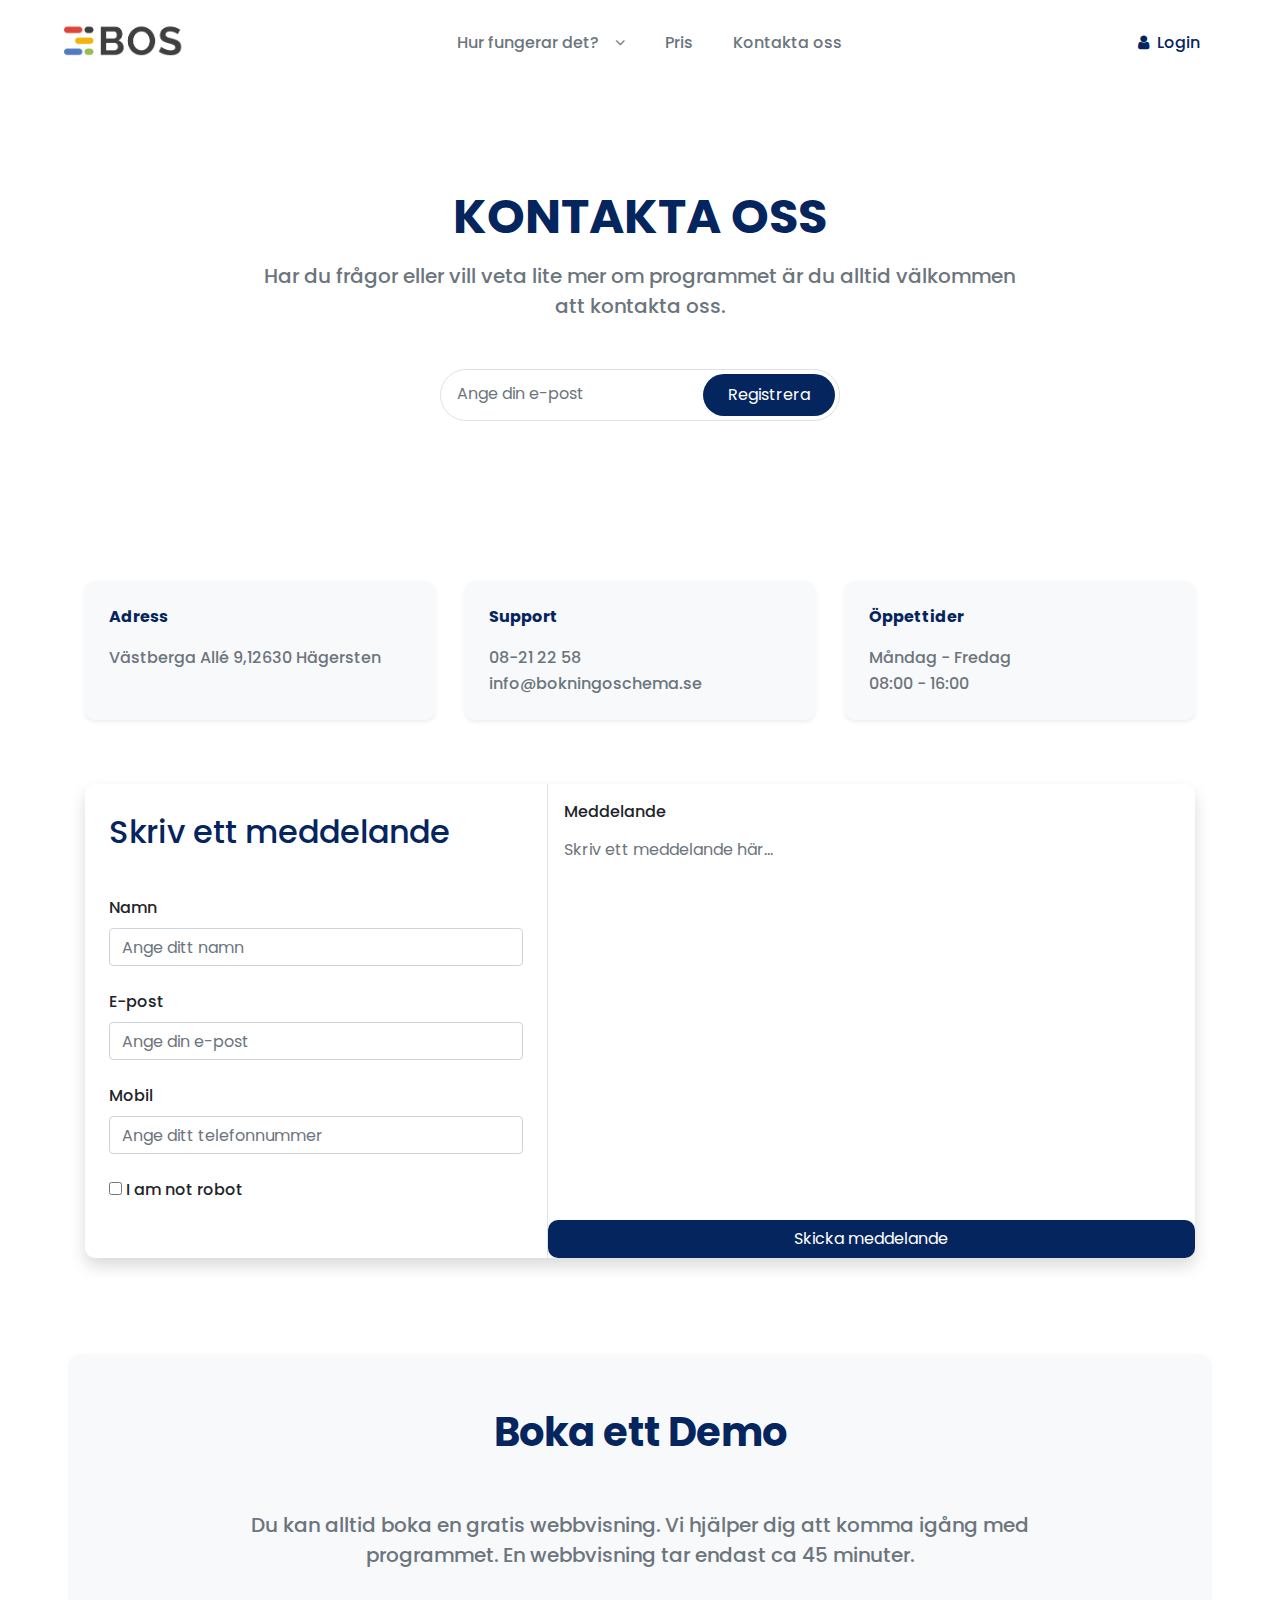
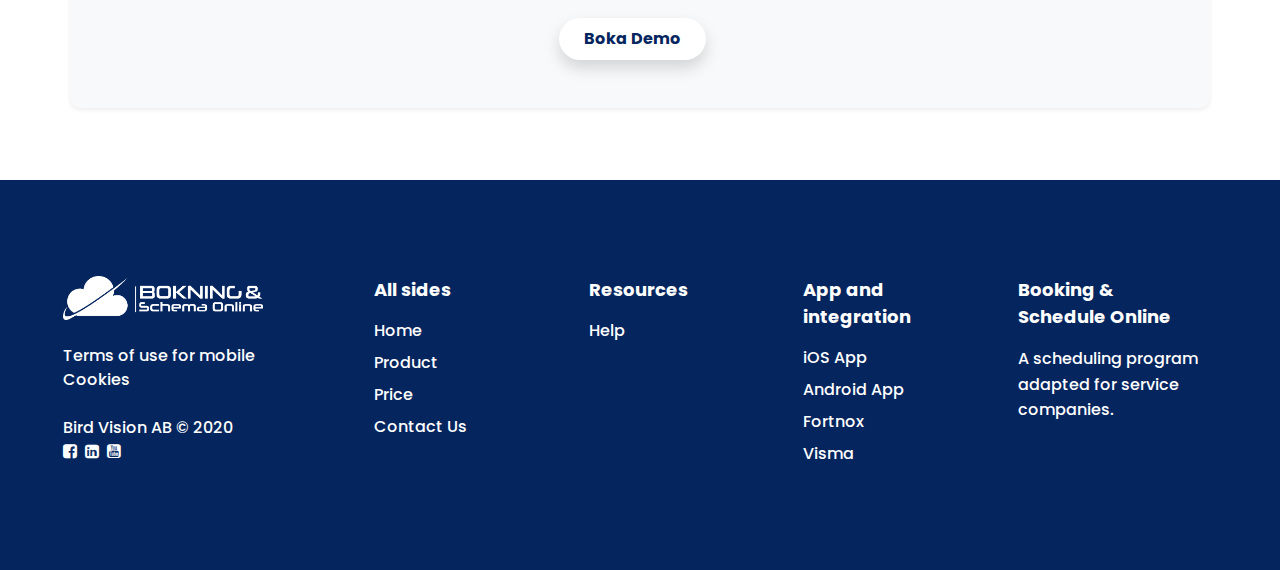
<file: contact-us.html>
<!DOCTYPE html>
<html>
<head>
	<title>Contact Page</title>
	<meta name="viewport" content="width=device-width, initial-scale=1.0">
	<link rel="stylesheet" href="css/bootstrap.css">
	<link rel="icon" href="images/favicon.ico" type="images/ico" sizes="16x16">
	<link rel="preconnect" href="https://fonts.gstatic.com" crossorigin>
	<link href="https://fonts.googleapis.com/css2?family=Poppins:wght@300;400;500;700&display=swap" rel="stylesheet">
	<link rel="stylesheet" type="text/css" href="https://cdnjs.cloudflare.com/ajax/libs/font-awesome/4.7.0/css/font-awesome.css">
	<link rel="stylesheet" type="text/css" href="css/style.css">
</head>
<body>
	<header class="px-lg-5 py-2">
		<nav class="navbar navbar-expand-lg navbar-light">
		  <a class="navbar-brand" href="index.html">
		  	<img src="images/bos-logo1.png" width="120px">
		  </a>
		  <button class="navbar-toggler position-relative" type="button" data-toggle="collapse" data-target="#navbarSupportedContent" aria-controls="navbarSupportedContent" aria-expanded="false" aria-label="Toggle navigation">
		    <span></span>
		    <span></span>
		    <span></span>
		  </button>

		  <div class="collapse navbar-collapse" id="navbarSupportedContent">
		    <ul class="navbar-nav mx-md-auto">
		        <li class="nav-item dropdown mr-0 mr-md-4">
	              	<a class="nav-link dropdown-toggle text-secondary d-lg-block align-items-center d-flex justify-content-between pt-4 py-lg-2" href="product.html" id="navbarDropdown" role="button" data-toggle="dropdown" aria-haspopup="true" 	aria-expanded="false">
	                	Hur fungerar det?<i class="fa fa-angle-down ml-3"></i>
	              	</a>
	              	<div class="dropdown-menu" aria-labelledby="navbarDropdown">
		                <div class="row mx-auto">
			        		<div class="col-md-6 col-12"><a class="dropdown-item text-secondary px-0" href="#"><img src="images/icons/schedule.png" title="img" width="40px" class="mr-4">Schemaläggning</a></div>
			        		<div class="col-md-6 col-12"><a class="dropdown-item text-secondary px-0" href="#"><img src="images/icons/time-managment.png" title="img" width="40px" class="mr-4">Tidrapportering</a></div>
			        	</div>
			        	<div class="row mx-auto">
			        		<div class="col-md-6 col-12"><a class="dropdown-item text-secondary px-0" href="#"><img src="images/icons/invoicing.png" title="img" width="40px" class="mr-4">Fakturering</a></div>
			        		<div class="col-md-6 col-12"><a class="dropdown-item text-secondary px-0" href="#"><img src="images/icons/punch-in-out.png" title="img" width="40px" class="mr-4">In/Utstämpling</a></div>
			        	</div>
			        	<div class="row mx-auto">
			        		<div class="col-md-6 col-12"><a class="dropdown-item text-secondary px-0" href="#"><img src="images/icons/rut-rot.png" title="img" width="40px" class="mr-4">Rut - ROT</a></div>
			        		<div class="col-md-6 col-12"><a class="dropdown-item text-secondary px-0" href="#"><img src="images/icons/integration.png" title="img" width="40px" class="mr-4">Integration</a></div>
			        	</div>
	              	</div>
		        </li>
		      <li class="nav-item active mr-0 mr-md-4">
		        <a class="nav-link text-secondary py-4 py-lg-2" href="pricing.html">Pris</a>
		      </li>
		      <li class="nav-item mr-0 mr-md-4 active">
		        <a class="nav-link text-secondary pb-4 py-lg-2" href="contact-us.html">Kontakta oss</a>
		      </li>
		    </ul>
		    <div class="login-user d-lg-flex align-items-center flex-row-reverse">
		    	<a href="https://app3.bokningoschema.se/#/login" title="login" class="text-primary nav-link px-0 px-md-3 text-center text-lg-left"><i class="fa fa-user text-primary mr-2" aria-hidden="true"></i>Login</a>
		    	<button onclick="location.href='https://app3.bokningoschema.se/#/register'" type="button" class="btn btn-default text-capitalize py-2 book_demo font-weight-bold mb-3 mb-md-0 rounded-pill px-4">Boka Demo</button>
		    </div>
		  </div>
		</nav>
	</header>
	<section class="py-lg-5 py-3">
		<div class="banner_section text-center">
			<div class="row mx-0">
				<div class="col-md-10 col-12 mx-auto py-5">
					<h1 class="font-weight-bold text-uppercase text-primary">Kontakta oss</h1>
					<h5 class="w-75 mx-auto text-secondary">Har du frågor eller vill veta lite mer om programmet är du alltid välkommen att kontakta oss.</h5>
					<form class="mx-auto signup-form mt-5">
						<div class="form-group d-flex border p-1 rounded-pill">
							<input type="text" name="email" class="form-control border-0" placeholder="Ange din e-post">
							<button onclick="location.href='https://app3.bokningoschema.se/#/register?emailAddress=arunpwrk@gmail.com'" type="button" class="btn theme-color rounded-pill text-white px-4 py-2 text-nowrap">Registrera</button>
						</div>
					</form>
				</div>
			</div>
		</div>
	</section>
	<section class="py-5 pricing_section container px-0">
		<div class="row mx-0">
			<div class="col-md-4 col-12 mb-3">
				<div class="bg-light br-10 h-100 px-2 px-md-4 py-4 shadow-sm">
					<h6 class="font-weight-bold mb-3 text-primary">Adress</h6>
					<p class="mb-0 text-secondary">Västberga Allé 9,12630 Hägersten</p>
				</div>
			</div>
			<div class="col-md-4 col-12 mb-3">
				<div class="bg-light br-10 h-100 px-2 px-md-4 py-4 shadow-sm">
					<h6 class="font-weight-bold mb-3 text-primary">Support</h6>
					<p class="mb-0"><a href="tel:+08-21 22 58" class="text-secondary">08-21 22 58</a></p>
					<p class="mb-0"><a href="mailto:info@bokningoschema.se" class="text-secondary">info@bokningoschema.se</a></p>
				</div>
			</div>
			<div class="col-md-4 col-12 mb-3">
				<div class="bg-light br-10 h-100 px-2 px-md-4 py-4 shadow-sm">
					<h6 class="font-weight-bold mb-3 text-primary">Öppettider</h6>
					<p class="mb-0 text-secondary">Måndag - Fredag</p>
					<p class="mb-0 text-secondary">08:00 - 16:00</p>
				</div>
			</div>
		</div>
		
	</section>

	<section class="pb-5">
		<div class="container">
			<div class="row mx-0 shadow br-10">
				<div class="col-md-5 col-12 border-right pt-4 pl-3 px-md-4">
					<h2 class="mb-4 pb-3 text-secondary text-primary">Skriv ett meddelande</h2>
					<form>
						<div class="form-group mb-4">
							<label>Namn</label>
							<input type="text" name="Name" placeholder="Ange ditt namn" class="form-control">
						</div>
						<div class="form-group mb-4">
							<label>E-post</label>
							<input type="email" name="Name" placeholder="Ange din e-post" class="form-control">
						</div>
						<div class="form-group mb-4">
							<label>Mobil</label>
							<input type="text" name="Name" placeholder="Ange ditt telefonnummer" class="form-control">
						</div>
						<div class="form-group mb-4">
							<input type="checkbox" name="Name" id="robot" class="custom-checkbox">
							<label for="robot">I am not robot</label>
						</div>
					</form>
				</div>
				<div class="col-md-7 col-12 px-0">
					<div class="form-group">
						<label class="pl-3 pt-3">Meddelande</label>
						<textarea cols="5" rows="15" placeholder="Skriv ett meddelande här..." class="form-control border-0 px-0 pl-3"></textarea>
					</div>
					<a href="#" title="message" class="theme-color text-white w-100 btn br-10">Skicka meddelande</a>
				</div>
			</div>
		</div>
	</section>
	<section class="py-5 mb-4">
		<div class="container text-center py-5 bg-light shadow-sm br-10">
			<h3 class="mb-5 font-weight-bold text-primary text-center">Boka ett Demo</h3>
			<h5 class="mb-5 w-75 mx-auto text-secondary">Du kan alltid boka en gratis webbvisning. Vi hjälper dig att komma igång med programmet. En webbvisning tar endast ca 45 minuter.</h5>
			<button onclick="location.href='https://app3.bokningoschema.se/#/register'" type="button" class="btn btn-default text-capitalize shadow mr-3 bg-white text-primary py-2 px-4 font-weight-bold mb-3 mb-md-0 rounded-pill">Boka Demo</button>
		</div>
	</section>
	<footer class="px-lg-5 py-5 position-relative theme-color text-white">
		<div class="row mx-0 py-lg-5 py-3">
			<div class="col-md-3 col-12 text-left mb-5 mb-md-0 d-flex align-items-start justify-content-start flex-column ">
				<a href="javascript:void(0)" title="logo">
					<img src="images/footer-logo.png" class="footer-logo">
					<ul class="pl-0 list-unstyled mb-0 text-left py-4 px-3 px-md-0">
						<li>
							<a href="privacy_policy.html" title="terms" class="text-white">Terms of use for mobile</a>
						</li>
						<li>
							<a href="cookies.html" title="cookie" class="text-white">Cookies</a>
						</li>
					</ul>
				</a>
				<div class="text-left mb-3 mb-lg-0 w-100 pl-3 pl-md-0">
					Bird Vision AB © 2020
				</div>
				<div class="text-left w-100 pl-3 pl-md-0">
					<div class="social-links d-flex align-items-start  justify-content-start">
						<a href="#" title="facebook">
							<i class="fa fa-facebook-square text-white mr-2" aria-hidden="true"></i>
						</a>
						<a href="#" title="linkedin">
							<i class="fa fa-linkedin-square text-white mr-2" aria-hidden="true"></i>
						</a>
						<a href="#" title="yuotube">
							<i class="fa fa-youtube-square text-white mr-2" aria-hidden="true"></i>
						</a>
					</div>
				</div>
			</div>
			<div class="col-md-9 col-12">
				<div class="row mx-0">
					<div class="col-md-3 col-12 text-left mb-4 mb-md-0">
						<h6 class="font-weight-bold mb-3">All sides</h6>
						<ul class="pl-0 list-unstyled mb-0">
							<li class="pb-2">
								<a href="index.html" title="home" class="text-white">Home</a>
							</li>
							<li class="pb-2">
								<a href="product.html" title="product" class="text-white">Product</a>
							</li>
							<li class="pb-2">
								<a href="pricing.html" title="price" class="text-white">Price</a>
							</li>
							<li class="pb-2">
								<a href="contact.html" title="contact" class="text-white">Contact Us</a>
							</li>
						</ul>
					</div>
					<div class="col-md-3 col-12 text-left mb-4 mb-md-0">
						<h6 class="font-weight-bold mb-3">Resources</h6>
						<ul class="pl-0 list-unstyled mb-0">
							<li class="pb-2">
								<a href="#" title="help" class="text-white">Help</a>
							</li>
						</ul>
					</div>
					<div class="col-md-3 col-12 text-left mb-4 mb-md-0">
						<h6 class="font-weight-bold mb-3">App and integration</h6>
						<ul class="pl-0 list-unstyled mb-0">
							<li class="pb-2">
								<a href="https://apps.apple.com/se/app/bokning-schema-online/id1225449368" title="iOS" class="text-white">iOS App</a>
							</li>
							<li class="pb-2">
								<a href="https://play.google.com/store/apps/details?id=com.birdvision.bos" title="android" class="text-white">Android App</a>
							</li>
							<li class="pb-2">
								<a href="fortnox.html" title="fortnox" class="text-white">Fortnox</a>
							</li>
							<li class="pb-2">
								<a href="https://vismaspcs.se/produkter/bokforingsprogram/visma-eekonomi" title="lorem" class="text-white">Visma</a>
							</li>
						</ul>
					</div>
					<div class="col-md-3 col-12 text-left mb-4 mb-md-0">
						<h6 class="font-weight-bold mb-3">Booking & Schedule Online</h6>
						<p>A scheduling program adapted for service companies.</p>
					</div>
				</div>
			</div>
		</div>
	</footer>
</body>
<script src="js/jquery-3.5.1.slim.min.js"></script>
<script src="js/bootstrap.min.js"></script>
<script>
	$(window).scroll(function(){
      if ($(this).scrollTop() > 120) {
          $('header').addClass('fixed');
      } else {
          $('header').removeClass('fixed');
      }
	});

	$(".navbar-toggler").click(function(){
		$("body").toggleClass("overflow-hidden");
	});
</script>
</html>
</file>
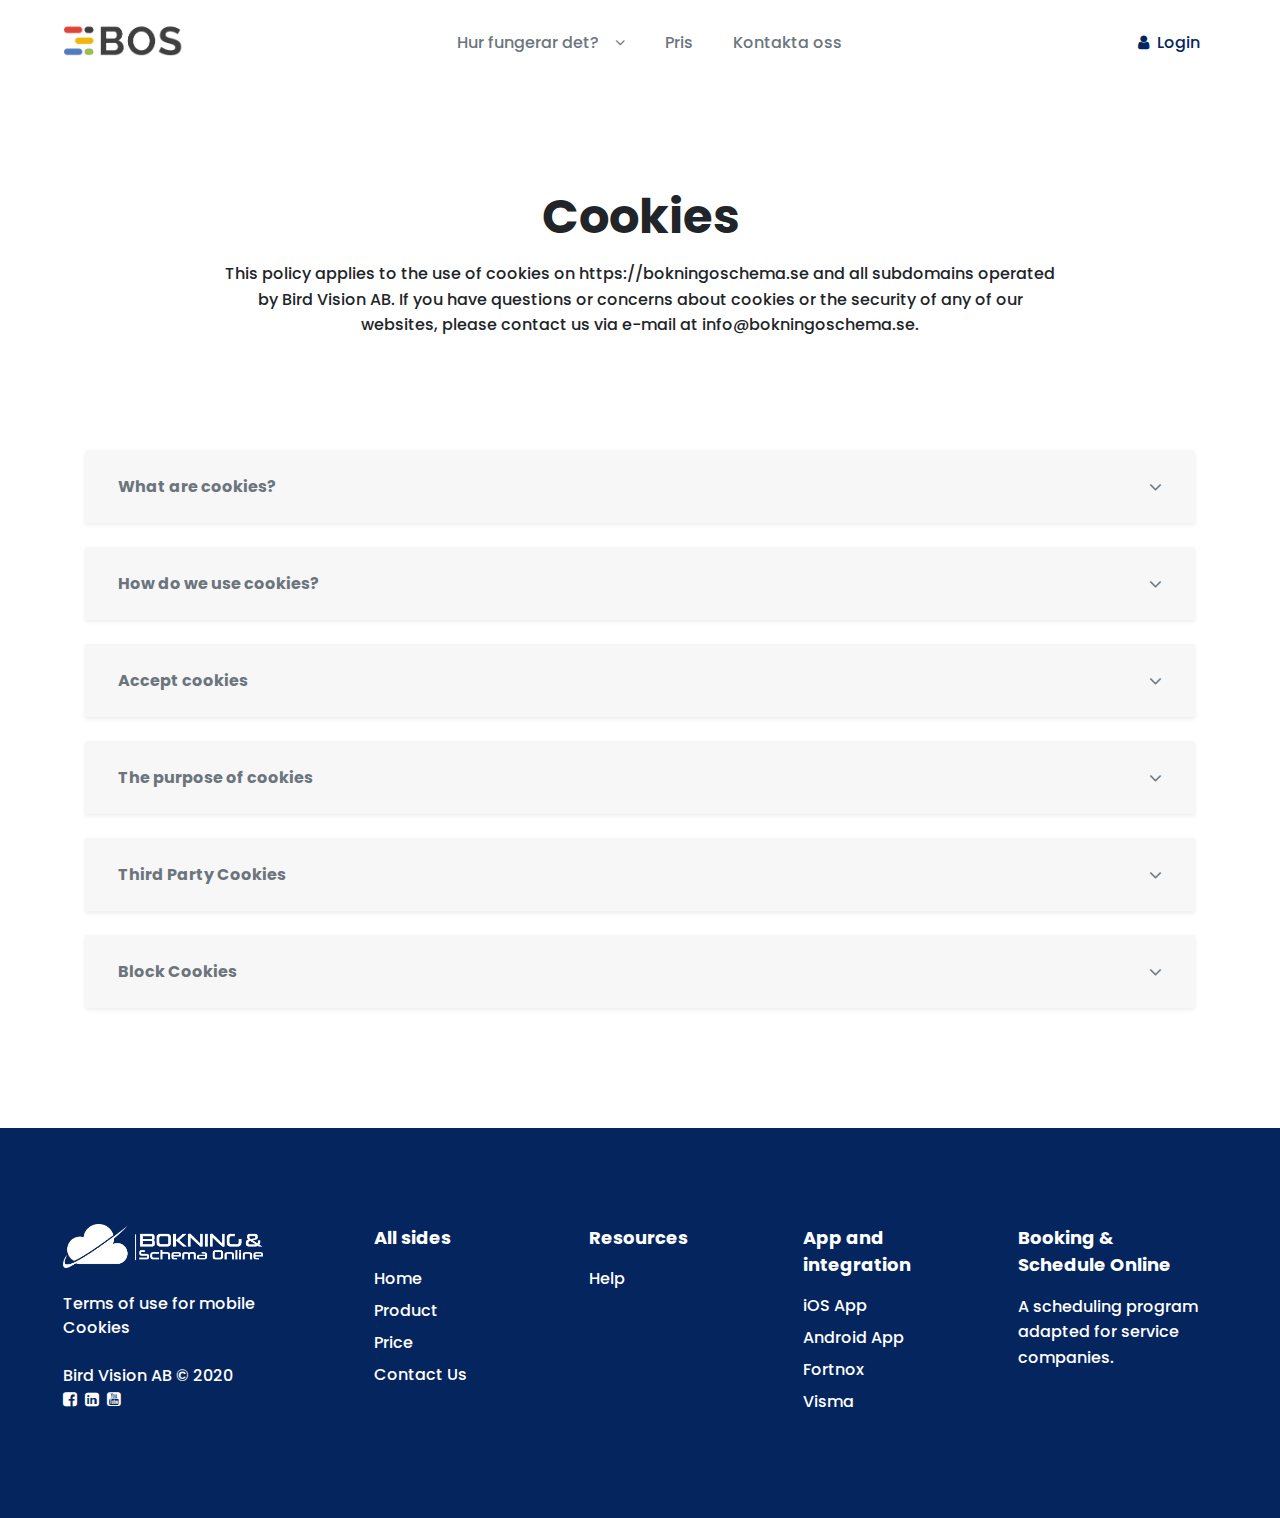
<file: cookies.html>
<!DOCTYPE html>
<html>
<head>
	<title>Cookies Page</title>
	<meta name="viewport" content="width=device-width, initial-scale=1.0">
	<link rel="stylesheet" href="css/bootstrap.css">
	<link rel="icon" href="images/favicon.ico" type="images/ico" sizes="16x16">
	<link rel="preconnect" href="https://fonts.gstatic.com" crossorigin>
	<link href="https://fonts.googleapis.com/css2?family=Poppins:wght@300;400;500;700&display=swap" rel="stylesheet">
	<link rel="stylesheet" type="text/css" href="https://cdnjs.cloudflare.com/ajax/libs/font-awesome/4.7.0/css/font-awesome.css">
	<link rel="stylesheet" type="text/css" href="css/style.css">
</head>
<body>
	<header class="px-lg-5 py-2">
		<nav class="navbar navbar-expand-lg navbar-light">
		  <a class="navbar-brand" href="index.html">
		  	<img src="images/bos-logo1.png" width="120px">
		  </a>
		  <button class="navbar-toggler position-relative" type="button" data-toggle="collapse" data-target="#navbarSupportedContent" aria-controls="navbarSupportedContent" aria-expanded="false" aria-label="Toggle navigation">
		    <span></span>
		    <span></span>
		    <span></span>
		  </button>

		  <div class="collapse navbar-collapse" id="navbarSupportedContent">
		    <ul class="navbar-nav mx-md-auto">
		        <li class="nav-item dropdown mr-0 mr-md-4">
	              	<a class="nav-link dropdown-toggle text-secondary d-lg-block align-items-center d-flex justify-content-between pt-4 py-lg-2" href="product.html" id="navbarDropdown" role="button" data-toggle="dropdown" aria-haspopup="true" 	aria-expanded="false">
	                	Hur fungerar det?<i class="fa fa-angle-down ml-3"></i>
	              	</a>
	              	<div class="dropdown-menu" aria-labelledby="navbarDropdown">
		                <div class="row mx-auto">
			        		<div class="col-md-6 col-12"><a class="dropdown-item text-secondary px-0" href="#"><img src="images/icons/schedule.png" title="img" width="40px" class="mr-4">Schemaläggning</a></div>
			        		<div class="col-md-6 col-12"><a class="dropdown-item text-secondary px-0" href="#"><img src="images/icons/time-managment.png" title="img" width="40px" class="mr-4">Tidrapportering</a></div>
			        	</div>
			        	<div class="row mx-auto">
			        		<div class="col-md-6 col-12"><a class="dropdown-item text-secondary px-0" href="#"><img src="images/icons/invoicing.png" title="img" width="40px" class="mr-4">Fakturering</a></div>
			        		<div class="col-md-6 col-12"><a class="dropdown-item text-secondary px-0" href="#"><img src="images/icons/punch-in-out.png" title="img" width="40px" class="mr-4">In/Utstämpling</a></div>
			        	</div>
			        	<div class="row mx-auto">
			        		<div class="col-md-6 col-12"><a class="dropdown-item text-secondary px-0" href="#"><img src="images/icons/rut-rot.png" title="img" width="40px" class="mr-4">Rut - ROT</a></div>
			        		<div class="col-md-6 col-12"><a class="dropdown-item text-secondary px-0" href="#"><img src="images/icons/integration.png" title="img" width="40px" class="mr-4">Integration</a></div>
			        	</div>
	              	</div>
		        </li>
		      <li class="nav-item active mr-0 mr-md-4">
		        <a class="nav-link text-secondary py-4 py-lg-2" href="pricing.html">Pris</a>
		      </li>
		      <li class="nav-item mr-0 mr-md-4">
		        <a class="nav-link text-secondary pb-4 py-lg-2" href="contact-us.html">Kontakta oss</a>
		      </li>
		    </ul>
		    <div class="login-user d-lg-flex align-items-center flex-row-reverse">
		    	<a href="https://app3.bokningoschema.se/#/login" title="login" class="text-primary nav-link px-0 px-md-3 text-center text-lg-left"><i class="fa fa-user text-primary mr-2" aria-hidden="true"></i>Login</a>
		    	<button onclick="location.href='https://app3.bokningoschema.se/#/register'" type="button" class="btn btn-default text-capitalize py-2 book_demo font-weight-bold mb-3 mb-md-0 rounded-pill px-4">Boka Demo</button>
		    </div>
		  </div>
		</nav>
	</header>
	<section class="py-lg-5 py-3">
		<div class="banner_section">
			<div class="container">
				<div class="text-center py-5">
					<h1 class="font-weight-bold">Cookies</h1>
					<p class="w-75 mx-auto">This policy applies to the use of cookies on https://bokningoschema.se and all subdomains operated by Bird Vision AB.
						If you have questions or concerns about cookies or the security of any of our websites, please contact us via e-mail at info@bokningoschema.se.

					</p>
				</div>
				<div class="py-5">
					<div class="accordion" id="accordionExample">
					  <div class="card border-0 mb-4 shadow-sm">
					    <div class="card-header py-0 border-0" id="headingOne">
					      <h2 class="mb-0">
					        <a class="btn btn-link btn-block text-left collapsed text-secondary font-weight-bold py-4 d-flex align-items-center justify-content-between" type="button" data-toggle="collapse" data-target="#collapseOne" aria-expanded="false" aria-controls="collapseOne">
					          What are cookies?<i class="fa fa-angle-down" aria-hidden="true"></i>
					        </a>
					      </h2>
					    </div>

					    <div id="collapseOne" class="collapse" aria-labelledby="headingOne" data-parent="#accordionExample">
					      <div class="card-body px-4">
					        A cookie, or cookie, is a small text file that is stored on your computer or mobile device when you visit a website, and which can later be downloaded from your computer by the website. Cookies are used partly to facilitate the use of a website by e.g. remember your choices and preferences and partly to develop the website and analyze your behavior. Some functions do not work without cookies.
					      </div>
					    </div>
					  </div>
					  <div class="card border-0 mb-4 shadow-sm">
					    <div class="card-header py-0 border-0" id="headingTwo">
					      <h2 class="mb-0">
					        <a class="btn btn-link btn-block text-left collapsed text-secondary font-weight-bold py-4 d-flex align-items-center justify-content-between" type="button" data-toggle="collapse" data-target="#collapseTwo" aria-expanded="false" aria-controls="collapseTwo">
					          How do we use cookies?<i class="fa fa-angle-down" aria-hidden="true"></i>
					        </a>
					      </h2>
					    </div>
					    <div id="collapseTwo" class="collapse" aria-labelledby="headingTwo" data-parent="#accordionExample">
					      <div class="card-body px-4">
					        On our websites, we use cookies to improve your experience, to collect information for our marketing and to be able to develop the website.
					      </div>
					    </div>
					  </div>
					  <div class="card border-0 mb-4 shadow-sm">
					    <div class="card-header py-0 border-0" id="headingThree">
					      <h2 class="mb-0"> 
					        <a class="btn btn-link btn-block text-left collapsed text-secondary font-weight-bold py-4 d-flex align-items-center justify-content-between" type="button" data-toggle="collapse" data-target="#collapseThree" aria-expanded="false" aria-controls="collapseThree">
					          Accept cookies<i class="fa fa-angle-down" aria-hidden="true"></i>
					        </a>
					      </h2>
					    </div>
					    <div id="collapseThree" class="collapse" aria-labelledby="headingThree" data-parent="#accordionExample">
					      <div class="card-body px-4">
					        As a visitor, you can specify whether you want to accept cookies or not. Most browsers accept cookies automatically, but you can change the settings so that they are not accepted or give you a choice whether you want to accept or not. However, you should be aware that if the cookie function is turned off, there is a risk that this website and our services will not be able to be fully utilized.
					      </div>
					    </div>
					  </div>
					  <div class="card border-0 mb-4 shadow-sm">
					    <div class="card-header py-0 border-0" id="headingThree">
					      <h2 class="mb-0">
					        <a class="btn btn-link btn-block text-left collapsed text-secondary font-weight-bold py-4 d-flex align-items-center justify-content-between"  type="button" data-toggle="collapse" data-target="#collapseFour" aria-expanded="false" aria-controls="collapseFour">
					          The purpose of cookies<i class="fa fa-angle-down" aria-hidden="true"></i>
					        </a>
					      </h2>
					    </div>
					    <div id="collapseFour" class="collapse" aria-labelledby="headingFour" data-parent="#accordionExample">
					      <div class="card-body px-4">
					        We use cookies to compile anonymous, aggregated statistics that enable us to understand how visitors use our website and help us improve the structure and content of our website.
					      </div>
					    </div>
					  </div>
					  <div class="card border-0 mb-4 shadow-sm">
					    <div class="card-header py-0 border-0" id="headingThree">
					      <h2 class="mb-0">
					        <a class="btn btn-link btn-block text-left collapsed text-secondary font-weight-bold py-4 d-flex align-items-center justify-content-between" type="button" data-toggle="collapse" data-target="#collapseFive" aria-expanded="false" aria-controls="collapseFive">
					          Third Party Cookies<i class="fa fa-angle-down" aria-hidden="true"></i>
					        </a>
					      </h2>
					    </div>
					    <div id="collapseFive" class="collapse" aria-labelledby="headingFive" data-parent="#accordionExample">
					      <div class="card-body px-4">
					        A third-party cookie is a cookie that is placed on your device on our behalf by someone other than us. This occurs when we have suppliers who perform services for us, such as. certain analytics services or services that allow you to share our pages on social media. You can set the management of cookies in your browser.
					      </div>
					    </div>
					  </div>
					  <div class="card border-0 mb-4 shadow-sm">
					    <div class="card-header py-0 border-0" id="headingThree">
					      <h2 class="mb-0">
					        <a class="btn btn-link btn-block text-left collapsed text-secondary font-weight-bold py-4 d-flex align-items-center justify-content-between" type="button" data-toggle="collapse" data-target="#collapseSix" aria-expanded="false" aria-controls="collapseSix">
					          Block Cookies<i class="fa fa-angle-down" aria-hidden="true"></i>
					        </a>
					      </h2>
					    </div>
					    <div id="collapseSix" class="collapse" aria-labelledby="headingSix" data-parent="#accordionExample">
					      <div class="card-body px-4">
					        Most browsers allow you to block all cookies. Use the Help menu in your browser to find out how to change your cookie settings.
					      </div>
					    </div>
					  </div>
					</div>
				</div>
			</div>
		</div>
	</section>
	<footer class="px-lg-5 py-5 position-relative theme-color text-white">
		<div class="row mx-0 py-lg-5 py-3">
			<div class="col-md-3 col-12 text-left mb-5 mb-md-0 d-flex align-items-start justify-content-start flex-column ">
				<a href="javascript:void(0)" title="logo">
					<img src="images/footer-logo.png" class="footer-logo">
					<ul class="pl-0 list-unstyled mb-0 text-left py-4 px-3 px-md-0">
						<li>
							<a href="privacy_policy.html" title="terms" class="text-white">Terms of use for mobile</a>
						</li>
						<li>
							<a href="cookies.html" title="cookie" class="text-white">Cookies</a>
						</li>
					</ul>
				</a>
				<div class="text-left mb-3 mb-lg-0 w-100 pl-3 pl-md-0">
					Bird Vision AB © 2020
				</div>
				<div class="text-left w-100 pl-3 pl-md-0">
					<div class="social-links d-flex align-items-start  justify-content-start">
						<a href="#" title="facebook">
							<i class="fa fa-facebook-square text-white mr-2" aria-hidden="true"></i>
						</a>
						<a href="#" title="linkedin">
							<i class="fa fa-linkedin-square text-white mr-2" aria-hidden="true"></i>
						</a>
						<a href="#" title="yuotube">
							<i class="fa fa-youtube-square text-white mr-2" aria-hidden="true"></i>
						</a>
					</div>
				</div>
			</div>
			<div class="col-md-9 col-12">
				<div class="row mx-0">
					<div class="col-md-3 col-12 text-left mb-4 mb-md-0">
						<h6 class="font-weight-bold mb-3">All sides</h6>
						<ul class="pl-0 list-unstyled mb-0">
							<li class="pb-2">
								<a href="index.html" title="home" class="text-white">Home</a>
							</li>
							<li class="pb-2">
								<a href="product.html" title="product" class="text-white">Product</a>
							</li>
							<li class="pb-2">
								<a href="pricing.html" title="price" class="text-white">Price</a>
							</li>
							<li class="pb-2">
								<a href="contact.html" title="contact" class="text-white">Contact Us</a>
							</li>
						</ul>
					</div>
					<div class="col-md-3 col-12 text-left mb-4 mb-md-0">
						<h6 class="font-weight-bold mb-3">Resources</h6>
						<ul class="pl-0 list-unstyled mb-0">
							<li class="pb-2">
								<a href="#" title="help" class="text-white">Help</a>
							</li>
						</ul>
					</div>
					<div class="col-md-3 col-12 text-left mb-4 mb-md-0">
						<h6 class="font-weight-bold mb-3">App and integration</h6>
						<ul class="pl-0 list-unstyled mb-0">
							<li class="pb-2">
								<a href="https://apps.apple.com/se/app/bokning-schema-online/id1225449368" title="iOS" class="text-white">iOS App</a>
							</li>
							<li class="pb-2">
								<a href="https://play.google.com/store/apps/details?id=com.birdvision.bos" title="android" class="text-white">Android App</a>
							</li>
							<li class="pb-2">
								<a href="fortnox.html" title="fortnox" class="text-white">Fortnox</a>
							</li>
							<li class="pb-2">
								<a href="https://vismaspcs.se/produkter/bokforingsprogram/visma-eekonomi" title="lorem" class="text-white">Visma</a>
							</li>
						</ul>
					</div>
					<div class="col-md-3 col-12 text-left mb-4 mb-md-0">
						<h6 class="font-weight-bold mb-3">Booking & Schedule Online</h6>
						<p>A scheduling program adapted for service companies.</p>
					</div>
				</div>
			</div>
		</div>
	</footer>
</body>
<script src="js/jquery-3.5.1.slim.min.js"></script>
<script src="js/bootstrap.min.js"></script>
<script>
	$(window).scroll(function(){
      if ($(this).scrollTop() > 120) {
          $('header').addClass('fixed');
      } else {
          $('header').removeClass('fixed');
      }
	});
	$(".navbar-toggler").click(function(){
		$("body").toggleClass("overflow-hidden");
	});
</script>
</html>
</file>
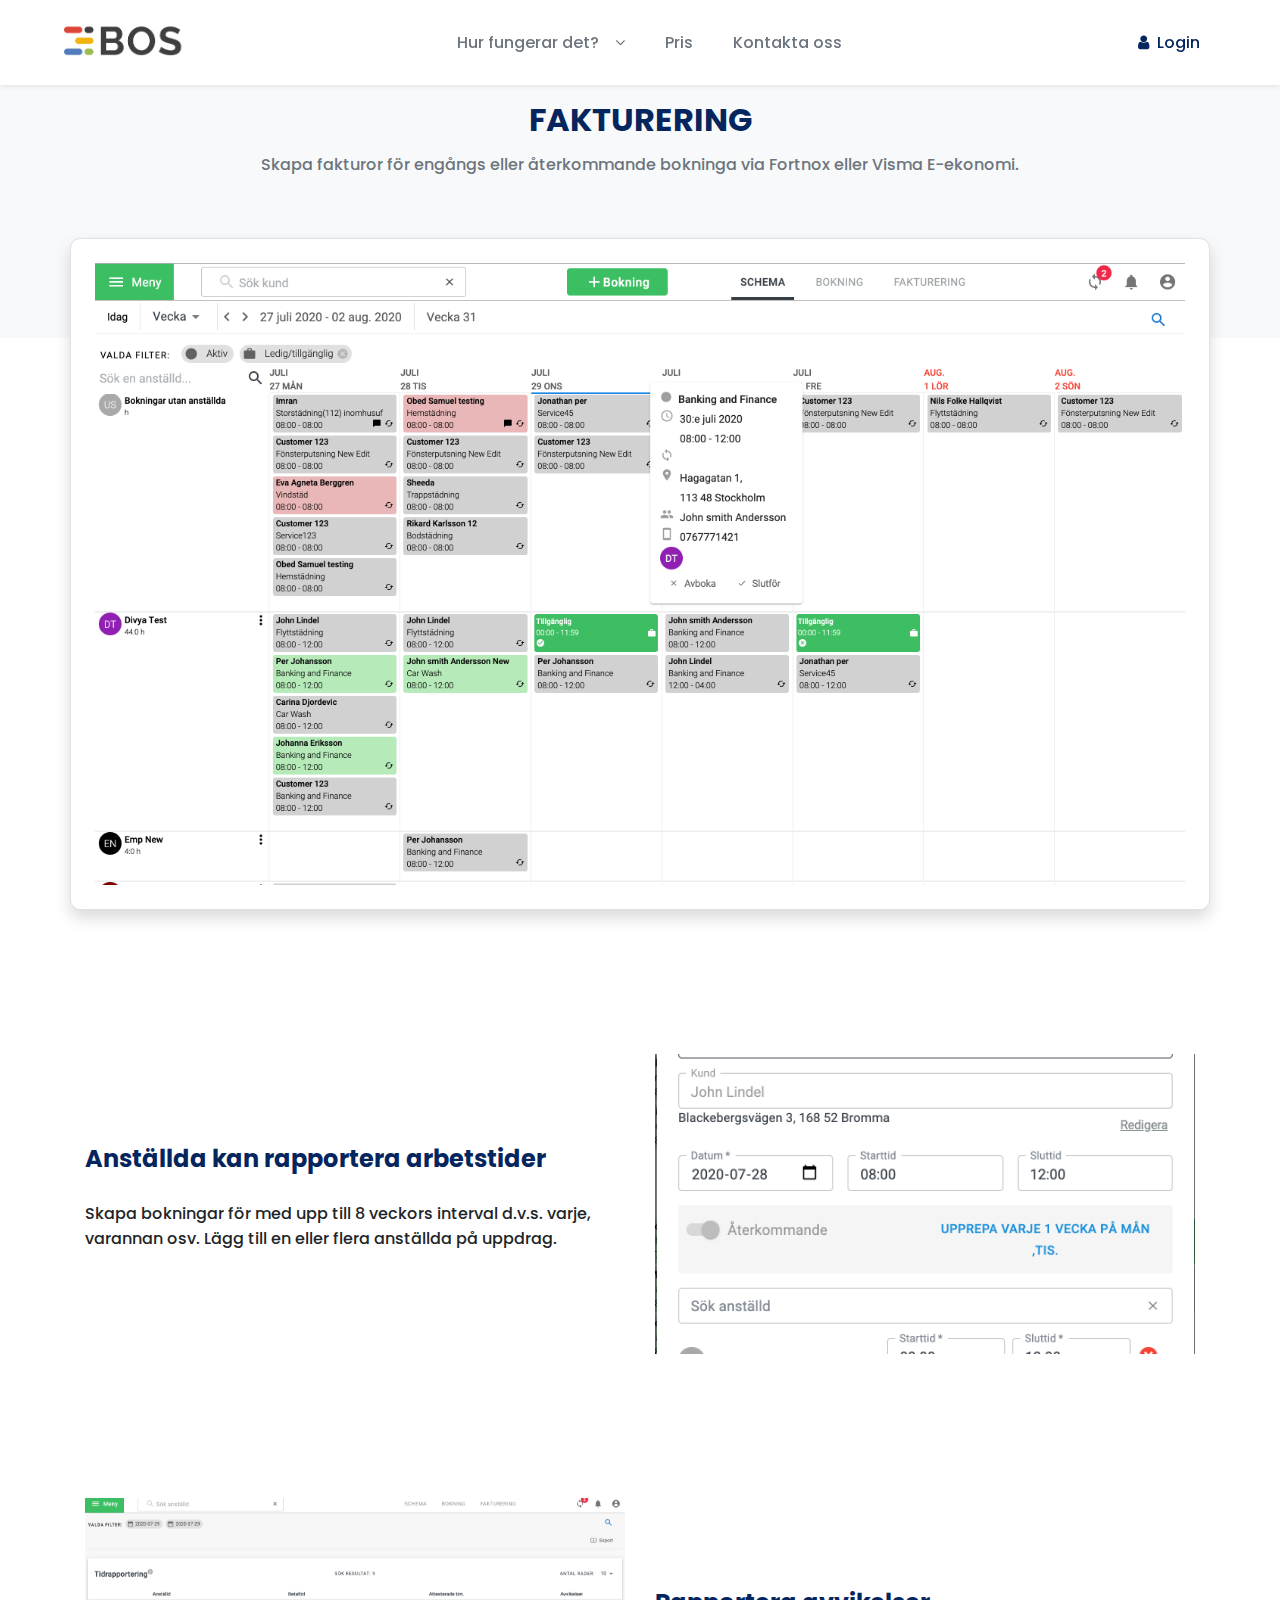
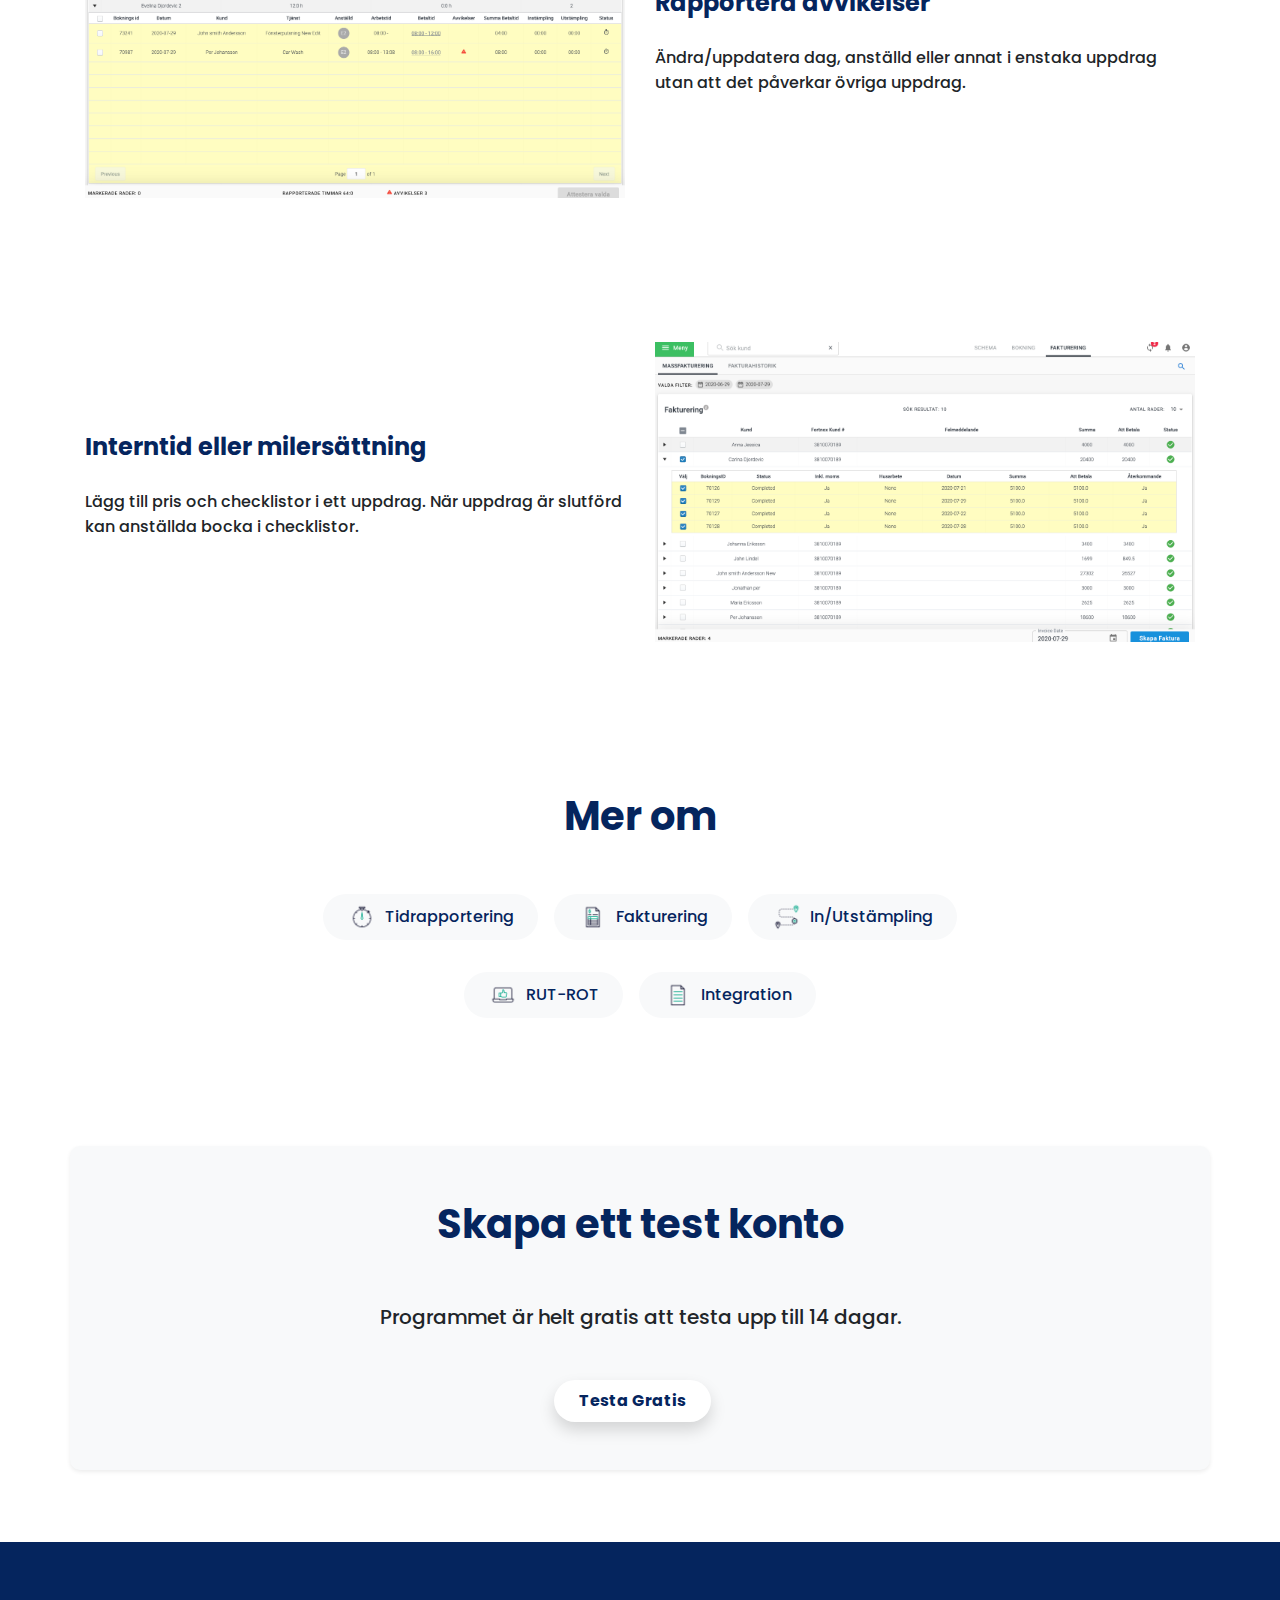
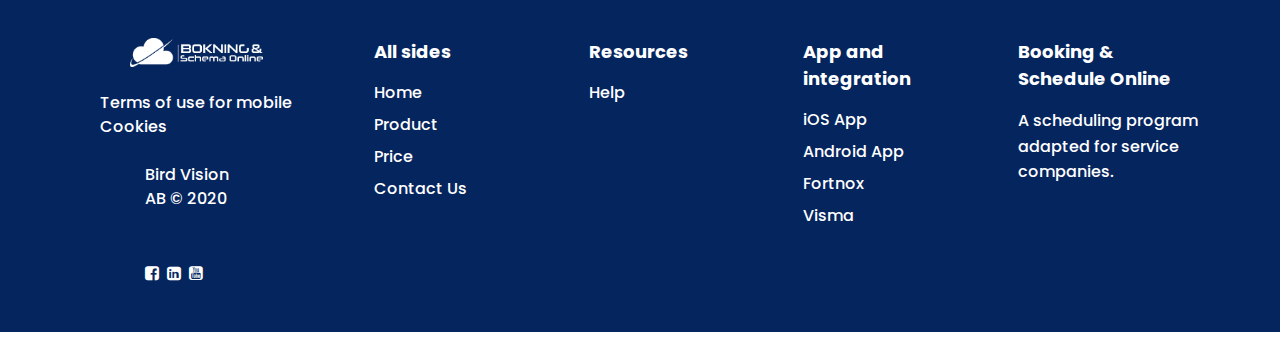
<file: fakurering_via_fortnox_visma.html>
<!DOCTYPE html>
<html>
<head>
	<title>Product Page</title>
	<meta name="viewport" content="width=device-width, initial-scale=1.0">
	<link rel="stylesheet" href="css/bootstrap.css">
	<link rel="icon" href="images/favicon.ico" type="images/ico" sizes="16x16">
	<link rel="preconnect" href="https://fonts.gstatic.com" crossorigin>
	<link href="https://fonts.googleapis.com/css2?family=Poppins:wght@300;400;500;700&display=swap" rel="stylesheet">
	<link rel="stylesheet" type="text/css" href="https://cdnjs.cloudflare.com/ajax/libs/font-awesome/4.7.0/css/font-awesome.css">
	<link rel="stylesheet" type="text/css" href="css/style.css">
</head>
<body>
	<header class="position-fixed bg-white shadow-sm w-100 px-lg-5 py-2">
		<nav class="navbar navbar-expand-lg navbar-light">
		  <a class="navbar-brand" href="index.html">
		  	<img src="images/bos-logo1.png" width="120px">
		  </a>
		  <button class="navbar-toggler position-relative" type="button" data-toggle="collapse" data-target="#navbarSupportedContent" aria-controls="navbarSupportedContent" aria-expanded="false" aria-label="Toggle navigation">
		    <span></span>
		    <span></span>
		    <span></span>
		  </button>

		  <div class="collapse navbar-collapse" id="navbarSupportedContent">
		    <ul class="navbar-nav mx-md-auto">
		        <li class="nav-item dropdown mr-0 mr-md-4">
	              	<a class="nav-link dropdown-toggle text-secondary d-lg-block d-flex justify-content-between pt-4 py-lg-2" href="product.html" id="navbarDropdown" role="button" data-toggle="dropdown" aria-haspopup="true" 	aria-expanded="false">
	                	Hur fungerar det?<i class="fa fa-angle-down ml-3"></i>
	              	</a>
	              	<div class="dropdown-menu" aria-labelledby="navbarDropdown">
		                <div class="d-lg-flex">
			        		<div><a class="dropdown-item text-secondary" href="#"><img src="images/icons/schedule.png" title="img" width="40px" class="mr-4">Schemaläggning</a></div>
			        		<div><a class="dropdown-item text-secondary" href="#"><img src="images/icons/time-managment.png" title="img" width="40px" class="mr-4">Tidrapportering</a></div>
			        	</div>
			        	<div class="d-lg-flex justify-content-between">
			        		<div><a class="dropdown-item text-secondary" href="#"><img src="images/icons/invoicing.png" title="img" width="40px" class="mr-4">Fakturering</a></div>
			        		<div><a class="dropdown-item text-secondary" href="#"><img src="images/icons/punch-in-out.png" title="img" width="40px" class="mr-4">In/Utstämpling</a></div>
			        	</div>
			        	<div class="d-lg-flex justify-content-between">
			        		<div><a class="dropdown-item text-secondary" href="#"><img src="images/icons/rut-rot.png" title="img" width="40px" class="mr-4">ROT - ROT</a></div>
			        		<div><a class="dropdown-item text-secondary" href="#"><img src="images/icons/integration.png" title="img" width="40px" class="mr-4">Integration</a></div>
			        	</div>
	              	</div>
		        </li>
		      <li class="nav-item active mr-0 mr-md-4">
		        <a class="nav-link text-secondary py-4 py-lg-2" href="pricing.html">Pris</a>
		      </li>
		      <li class="nav-item mr-0 mr-md-4">
		        <a class="nav-link text-secondary pb-4 py-lg-2" href="contact-us.html">Kontakta oss</a>
		      </li>
		    </ul>
		    <div class="login-user d-lg-flex align-items-center flex-row-reverse">
		    	<a href="https://app3.bokningoschema.se/#/login" title="login" class="text-primary nav-link px-0 px-md-3 text-center text-lg-left"><i class="fa fa-user text-primary mr-2" aria-hidden="true"></i>Login</a>
		    	<button onclick="location.href='https://app3.bokningoschema.se/#/register'" type="button" class="btn btn-default text-capitalize py-2 book_demo font-weight-bold mb-3 mb-md-0 rounded-pill px-4">Boka Demo</button>
		    </div>
		  </div>
		</nav>
	</header>
	<section class="py-lg-5 py-3 bg-light">
		<div class="banner_section pb-5 text-center">
			<div class="row mx-0">
				<div class="col-md-10 col-12 mx-auto py-5">
					<h2 class="font-weight-bold text-uppercase text-primary">Fakturering</h2>
					<p class="w-75 mx-auto text-secondary lh-1">
                    	Skapa fakturor för engångs eller återkommande bokninga via Fortnox eller Visma E-ekonomi.
                    </p>
				</div>
			</div>
		</div>
	</section>
	<section class=" inner-product-section pb-5">
		<div class="border shadow p-4 inner-product-content bg-white container">
			<img src="images/Calendar-website-image.png" width="100%">
		</div>
	</section>
	<section class="py-5">
		<div class="container">
			<div class="row py-5 mb-5">
				<div class="col-md-6 col-12 d-flex align-items-start flex-column justify-content-center">
					<h4 class="font-weight-bold mb-4 text-primary">Anställda kan rapportera arbetstider</h4>
					<p>Skapa bokningar för med upp till 8 veckors interval d.v.s. varje, varannan osv. Lägg till en eller flera anställda på uppdrag.</p>
				</div>
				<div class="col-md-6 col-12">
					<div class="product_img">
						<img src="images/Booking-modal-1.png" class="w-100 h-100">
					</div>
				</div>
			</div>
			<div class="row py-5 mb-5">
				<div class="col-md-6 col-12">
					<div class="product_img">
						<img src="images/punch-in-out.png" class="w-100 h-100">
					</div>
				</div>
				<div class="col-md-6 col-12 d-flex align-items-start flex-column justify-content-center">
					<h4 class="font-weight-bold mb-4 text-primary">Rapportera avvikelser</h4>
					<p>Ändra/uppdatera dag, anställd eller annat i enstaka uppdrag utan att det påverkar övriga uppdrag.</p>
				</div>
			</div>
			<div class="row py-5 mb-5">
				<div class="col-md-6 col-12 d-flex align-items-start flex-column justify-content-center">
					<h4 class="font-weight-bold mb-4 text-primary">Interntid eller milersättning</h4>
					<p>Lägg till pris och checklistor i ett uppdrag. När uppdrag är slutförd kan anställda bocka i checklistor.</p>
				</div>
				<div class="col-md-6 col-12">
					<div class="product_img">
						<img src="images/Invoices-1.png" class="w-100 h-100">
					</div>
				</div>
			</div>	
		</div>
	</section>
	<section>
		<div class="more_products container pb-5">
			<h3 class="mb-5 font-weight-bold text-primary text-center">Mer om</h3>
			<ul class="links-block--links d-flex flex-row flex-wrap justify-content-center align-items-center pl-0">
	            
			    <li class="list-unstyled rounded-pill px-4 py-2 bg-light mb-3 mx-2 d-flex">
			    	<a class="d-inline-flex justify-content-center font-semibold flex-row align-items-center text-primary" href="#">
			    		<img src="images/timer.png" width="30px" class="mr-2">
			    		<span>Tidrapportering</span>
			    	</a>
			    </li>
			    <li class="list-unstyled rounded-pill px-4 py-2 bg-light mb-3 mx-2 d-flex">
			    	<a class="d-inline-flex justify-content-center font-semibold flex-row align-items-center text-primary" href="#">
			    		<img src="images/invoice.png" width="30px" class="mr-2">
			    		<span>Fakturering</span>
			    	</a>
			    </li>
			    <li class="list-unstyled rounded-pill px-4 py-2 bg-light mb-3 mx-2 d-flex">
			    	<a class="d-inline-flex justify-content-center font-semibold flex-row align-items-center text-primary" href="#">
			    		<img src="images/in-out.png" width="30px" class="mr-2">
			    		<span>In/Utstämpling</span>
			    	</a>
			    </li>
			</ul>
			<ul class="links-block--links d-flex flex-row flex-wrap justify-content-center align-items-center pl-0">
			    <li class="list-unstyled rounded-pill px-4 py-2 bg-light mb-3 mx-2 d-flex">
			    	<a class="d-inline-flex justify-content-center font-semibold flex-row align-items-center text-primary" href="#">
			    		<img src="images/login-customer.png" width="30px" class="mr-2">
			    		<span>RUT-ROT</span>
			    	</a>
			    </li>
			    <li class="list-unstyled rounded-pill px-4 py-2 bg-light mb-3 mx-2 d-flex">
			    	<a class="d-inline-flex justify-content-center font-semibold flex-row align-items-center text-primary" href="#">
			    		<img src="images/report.png" width="30px" class="mr-2">
			    		<span>Integration</span>
			    	</a>
			    </li>

	            
	        </ul>
		</div>
	</section>
	<section class="py-5 mb-4">
		<div class="container text-center py-5 bg-light shadow-sm br-10">
			<h3 class="mb-5 font-weight-bold text-primary text-center">Skapa ett test konto</h3>
			<h5 class="mb-5 w-75 mx-auto">Programmet är helt gratis att testa upp till 14 dagar.</h5>
			<button onclick="location.href='https://app3.bokningoschema.se/#/register'" type="button" class="btn btn-default text-capitalize shadow mr-3 bg-white text-primary py-2 px-4 font-weight-bold mb-3 mb-md-0 rounded-pill">Testa gratis</button>
		</div>
	</section>
	<footer class="p-md-5 position-relative theme-color text-white">
		<div class="row mx-0 py-lg-5 py-3">
			<div class="col-md-3 col-12 text-center mb-5 mb-md-0 d-flex align-items-center justify-content-between flex-column">
				<a href="javascript:void(0)" title="logo">
					<img src="images/footer-logo.png" width="50%">
					<ul class="pl-0 list-unstyled mb-0 text-md-left text-center py-4">
						<li>
							<a href="privacy_policy.html" title="terms" class="text-white">Terms of use for mobile</a>
						</li>
						<li>
							<a href="cookies.html" title="cookie" class="text-white">Cookies</a>
						</li>
					</ul>
				</a>
				<div class="col-md-6 col-12 text-md-left text-center mb-3 mb-lg-0">
					Bird Vision AB © 2020
				</div>
				<div class="col-md-6 col-12 text-md-left text-center">
					<div class="social-links d-flex align-items-center justify-content-md-start justify-content-center">
						<a href="#" title="facebook">
							<i class="fa fa-facebook-square text-white mr-2" aria-hidden="true"></i>
						</a>
						<a href="#" title="linkedin">
							<i class="fa fa-linkedin-square text-white mr-2" aria-hidden="true"></i>
						</a>
						<a href="#" title="yuotube">
							<i class="fa fa-youtube-square text-white mr-2" aria-hidden="true"></i>
						</a>
					</div>
				</div>
			</div>
			<div class="col-md-9 col-12">
				<div class="row mx-0">
					<div class="col-md-3 col-6 text-center text-md-left mb-4 mb-md-0">
						<h6 class="font-weight-bold mb-3">All sides</h6>
						<ul class="pl-0 list-unstyled mb-0">
							<li class="pb-2">
								<a href="index.html" title="home" class="text-white">Home</a>
							</li>
							<li class="pb-2">
								<a href="product.html" title="product" class="text-white">Product</a>
							</li>
							<li class="pb-2">
								<a href="pricr.html" title="price" class="text-white">Price</a>
							</li>
							<li class="pb-2">
								<a href="contact.html" title="contact" class="text-white">Contact Us</a>
							</li>
						</ul>
					</div>
					<div class="col-md-3 col-6 text-center text-md-left mb-4 mb-md-0">
						<h6 class="font-weight-bold mb-3">Resources</h6>
						<ul class="pl-0 list-unstyled mb-0">
							<li class="pb-2">
								<a href="#" title="help" class="text-white">Help</a>
							</li>
						</ul>
					</div>
					<div class="col-md-3 col-6 text-center text-md-left mb-4 mb-md-0">
						<h6 class="font-weight-bold mb-3">App and integration</h6>
						<ul class="pl-0 list-unstyled mb-0">
							<li class="pb-2">
								<a href="https://apps.apple.com/se/app/bokning-schema-online/id1225449368" title="iOS" class="text-white">iOS App</a>
							</li>
							<li class="pb-2">
								<a href="https://play.google.com/store/apps/details?id=com.birdvision.bos" title="android" class="text-white">Android App</a>
							</li>
							<li class="pb-2">
								<a href="fortnox.html" title="fortnox" class="text-white">Fortnox</a>
							</li>
							<li class="pb-2">
								<a href="https://vismaspcs.se/produkter/bokforingsprogram/visma-eekonomi" title="lorem" class="text-white">Visma</a>
							</li>
						</ul>
					</div>
					<div class="col-md-3 col-6 text-center text-md-left mb-4 mb-md-0">
						<h6 class="font-weight-bold mb-3">Booking & Schedule Online</h6>
						<p>A scheduling program adapted for service companies.</p>
					</div>
				</div>
			</div>
		</div>
	</footer>
</body>
<script src="js/jquery-3.5.1.slim.min.js"></script>
<script src="js/bootstrap.min.js"></script>
</html>
</file>
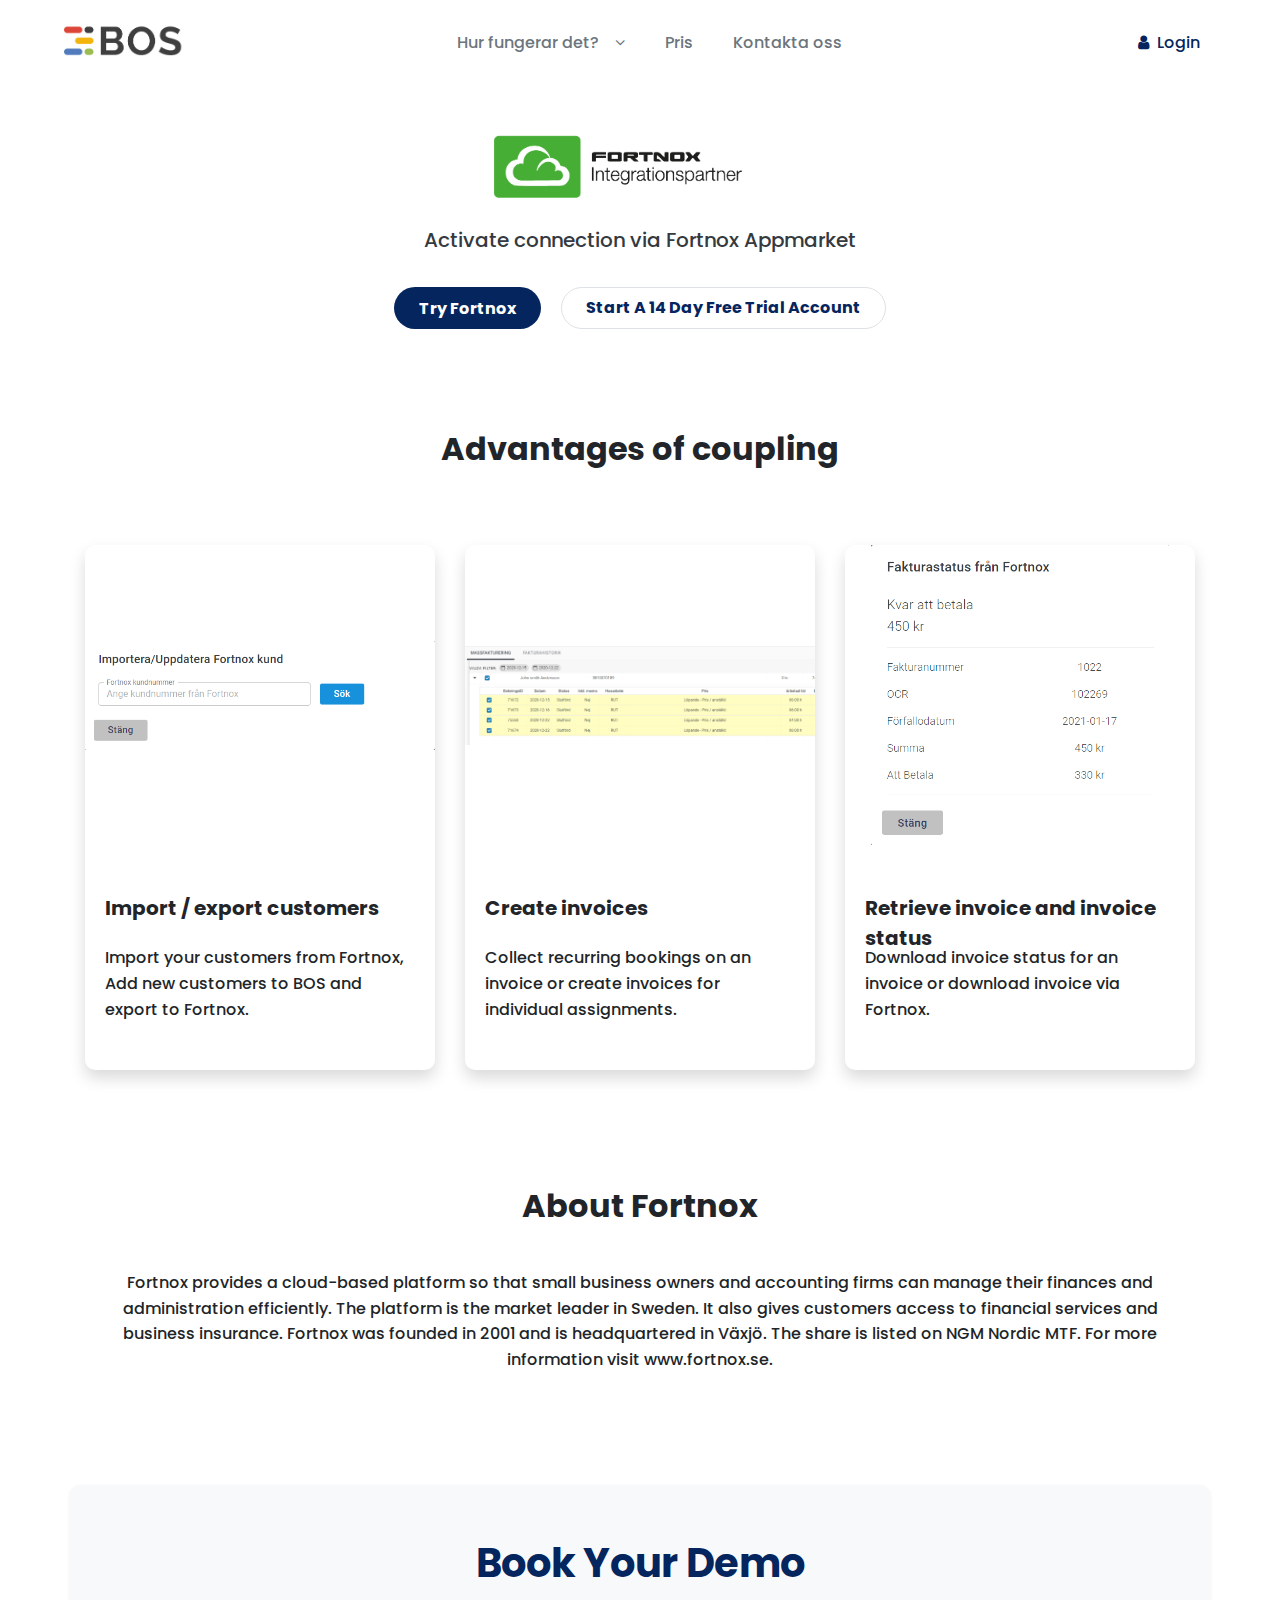
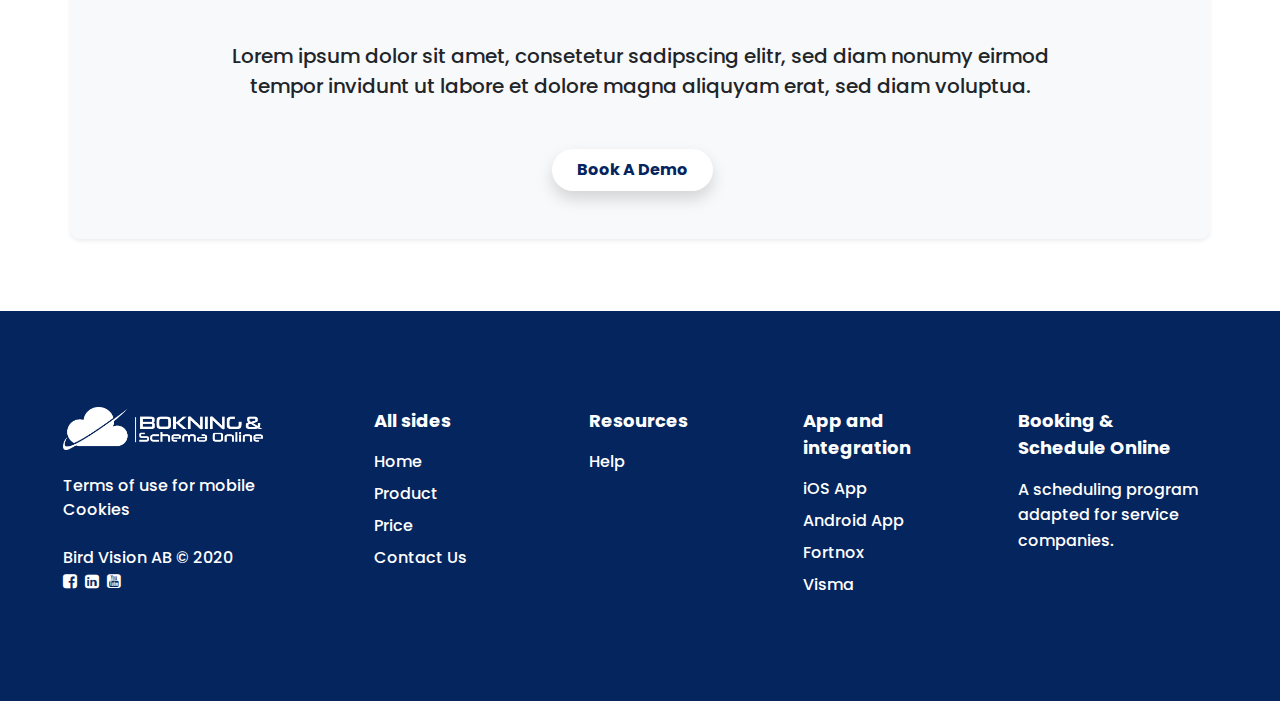
<file: fortnox.html>
<!DOCTYPE html>
<html>
<head>
	<title>Fortnox Page</title>
	<meta name="viewport" content="width=device-width, initial-scale=1.0">
	<link rel="stylesheet" href="css/bootstrap.css">
	<link rel="icon" href="images/favicon.ico" type="images/ico" sizes="16x16">
	<link rel="preconnect" href="https://fonts.gstatic.com" crossorigin>
	<link href="https://fonts.googleapis.com/css2?family=Poppins:wght@300;400;500;700&display=swap" rel="stylesheet">
	<link rel="stylesheet" type="text/css" href="https://cdnjs.cloudflare.com/ajax/libs/font-awesome/4.7.0/css/font-awesome.css">
	<link rel="stylesheet" type="text/css" href="css/style.css">
</head>
<body>
	<header class="px-lg-5 py-2">
		<nav class="navbar navbar-expand-lg navbar-light">
		  <a class="navbar-brand" href="index.html">
		  	<img src="images/bos-logo1.png" width="120px">
		  </a>
		  <button class="navbar-toggler position-relative" type="button" data-toggle="collapse" data-target="#navbarSupportedContent" aria-controls="navbarSupportedContent" aria-expanded="false" aria-label="Toggle navigation">
		    <span></span>
		    <span></span>
		    <span></span>
		  </button>

		  <div class="collapse navbar-collapse" id="navbarSupportedContent">
		    <ul class="navbar-nav mx-md-auto">
		        <li class="nav-item dropdown mr-0 mr-md-4">
	              	<a class="nav-link dropdown-toggle text-secondary d-lg-block align-items-center d-flex justify-content-between pt-4 py-lg-2" href="product.html" id="navbarDropdown" role="button" data-toggle="dropdown" aria-haspopup="true" 	aria-expanded="false">
	                	Hur fungerar det?<i class="fa fa-angle-down ml-3"></i>
	              	</a>
	              	<div class="dropdown-menu" aria-labelledby="navbarDropdown">
		                <div class="row mx-auto">
			        		<div class="col-md-6 col-12"><a class="dropdown-item text-secondary px-0" href="#"><img src="images/icons/schedule.png" title="img" width="40px" class="mr-4">Schemaläggning</a></div>
			        		<div class="col-md-6 col-12"><a class="dropdown-item text-secondary px-0" href="#"><img src="images/icons/time-managment.png" title="img" width="40px" class="mr-4">Tidrapportering</a></div>
			        	</div>
			        	<div class="row mx-auto">
			        		<div class="col-md-6 col-12"><a class="dropdown-item text-secondary px-0" href="#"><img src="images/icons/invoicing.png" title="img" width="40px" class="mr-4">Fakturering</a></div>
			        		<div class="col-md-6 col-12"><a class="dropdown-item text-secondary px-0" href="#"><img src="images/icons/punch-in-out.png" title="img" width="40px" class="mr-4">In/Utstämpling</a></div>
			        	</div>
			        	<div class="row mx-auto">
			        		<div class="col-md-6 col-12"><a class="dropdown-item text-secondary px-0" href="#"><img src="images/icons/rut-rot.png" title="img" width="40px" class="mr-4">Rut - ROT</a></div>
			        		<div class="col-md-6 col-12"><a class="dropdown-item text-secondary px-0" href="#"><img src="images/icons/integration.png" title="img" width="40px" class="mr-4">Integration</a></div>
			        	</div>
	              	</div>
		        </li>
		      <li class="nav-item active mr-0 mr-md-4">
		        <a class="nav-link text-secondary py-4 py-lg-2" href="pricing.html">Pris</a>
		      </li>
		      <li class="nav-item mr-0 mr-md-4">
		        <a class="nav-link text-secondary pb-4 py-lg-2" href="contact-us.html">Kontakta oss</a>
		      </li>
		    </ul>
		    <div class="login-user d-lg-flex align-items-center flex-row-reverse">
		    	<a href="https://app3.bokningoschema.se/#/login" title="login" class="text-primary nav-link px-0 px-md-3 text-center text-lg-left"><i class="fa fa-user text-primary mr-2" aria-hidden="true"></i>Login</a>
		    	<button onclick="location.href='https://app3.bokningoschema.se/#/register'" type="button" class="btn btn-default text-capitalize py-2 book_demo font-weight-bold mb-3 mb-md-0 rounded-pill px-4">Boka Demo</button>
		    </div>
		  </div>
		</nav>
	</header>
	<section class="py-lg-5 py-3">
		<div class="banner_section text-center">
			<div class="row mx-0">
				<div class="col-md-10 col-12 mx-auto pb-5">
					<img src="images/fortnox-integration.png"width="300px">
					<h5 class="w-75 mx-auto text-dark py-4">Activate connection via Fortnox Appmarket</h5>
					<button class="btn btn-default text-capitalize mr-3 theme-color text-white py-2 font-weight-bold mb-3 mb-md-0 rounded-pill px-4"><font style="vertical-align: inherit;"><font style="vertical-align: inherit;">Try Fortnox</font></font></button>
					<button onclick="location.href='https://app3.bokningoschema.se/#/register'" type="button" class="btn btn-default text-capitalize border bg-white text-primary py-2 px-3 px-lg-4 font-weight-bold mb-3 mb-md-0 rounded-pill">Start a 14 day free trial account</button>
				</div>
			</div>
		</div>
	</section>
	<section class="pb-5 pricing_section container px-0">
		<h2 class="font-weight-bold mb-4 pb-5 text-center">Advantages of coupling</h2>
		<div class="fortnox-pros mb-5">
			<div class="row mx-0">
				<div class="col-md-4 col-12">
					<div class="card border-0 shadow br-10 mb-3">
						<div class="card_img">	
					  		<img src="images/importera-fortnox.png" class="card-img-top" alt="...">
					  	</div>
					    <div class="card-body py-5">
						    <h5 class="card-title font-weight-bold">Import / export customers</h5>
						    <p class="card-text">Import your customers from Fortnox, Add new customers to BOS and export to Fortnox.</p>
					    </div>
					</div>
				</div>
				<div class="col-md-4 col-12">
					<div class="card border-0 shadow br-10 mb-3">
						<div class="card_img">	
					    	<img src="images/fortnox-invoice.png" class="card-img-top" alt="...">
					    </div>
					    <div class="card-body py-5">
						    <h5 class="card-title font-weight-bold">Create invoices</h5>
						    <p class="card-text">Collect recurring bookings on an invoice or create invoices for individual assignments.</p>
					    </div>
					</div>
				</div>
				<div class="col-md-4 col-12">
					<div class="card border-0 shadow br-10 mb-3">
						<div class="card_img">	
					    	<img src="images/fortnox-fakturastatus.png" class="card-img-top" alt="...">
					    </div>
					    <div class="card-body py-5">
						    <h5 class="card-title font-weight-bold">Retrieve invoice and invoice status</h5>
						    <p class="card-text">Download invoice status for an invoice or download invoice via Fortnox.</p>
					    </div>
					</div>
				</div>
			</div>
		</div>	
	</section>

	<section class="pb-5 pricing_section container px-0">
		<h2 class="font-weight-bold mb-4 pb-3 text-center">About Fortnox</h2>
		<p class="text-center px-3">Fortnox provides a cloud-based platform so that small business owners and accounting firms can manage their finances and administration efficiently. The platform is the market leader in Sweden. It also gives customers access to financial services and business insurance. Fortnox was founded in 2001 and is headquartered in Växjö. The share is listed on NGM Nordic MTF. For more information visit www.fortnox.se.</p>
	</section>
	<section class="py-5 mb-4">
		<div class="container text-center py-5 bg-light shadow-sm br-10">
			<h3 class="mb-5 font-weight-bold text-primary text-center">Book Your Demo</h3>
			<h5 class="mb-5 w-75 mx-auto">Lorem ipsum dolor sit amet, consetetur sadipscing elitr, sed diam nonumy eirmod tempor invidunt ut labore et dolore magna aliquyam erat, sed diam voluptua.</h5>
			<button onclick="location.href='https://app3.bokningoschema.se/#/register'" type="button" class="btn btn-default text-capitalize shadow mr-3 bg-white text-primary py-2 px-4 font-weight-bold mb-3 mb-md-0 rounded-pill">Book A Demo</button>
		</div>
	</section>
	<footer class="px-lg-5 py-5 position-relative theme-color text-white">
		<div class="row mx-0 py-lg-5 py-3">
			<div class="col-md-3 col-12 text-left mb-5 mb-md-0 d-flex align-items-start justify-content-start flex-column ">
				<a href="javascript:void(0)" title="logo">
					<img src="images/footer-logo.png" class="footer-logo">
					<ul class="pl-0 list-unstyled mb-0 text-left py-4 px-3 px-md-0">
						<li>
							<a href="privacy_policy.html" title="terms" class="text-white">Terms of use for mobile</a>
						</li>
						<li>
							<a href="cookies.html" title="cookie" class="text-white">Cookies</a>
						</li>
					</ul>
				</a>
				<div class="text-left mb-3 mb-lg-0 w-100 pl-3 pl-md-0">
					Bird Vision AB © 2020
				</div>
				<div class="text-left w-100 pl-3 pl-md-0">
					<div class="social-links d-flex align-items-start  justify-content-start">
						<a href="#" title="facebook">
							<i class="fa fa-facebook-square text-white mr-2" aria-hidden="true"></i>
						</a>
						<a href="#" title="linkedin">
							<i class="fa fa-linkedin-square text-white mr-2" aria-hidden="true"></i>
						</a>
						<a href="#" title="yuotube">
							<i class="fa fa-youtube-square text-white mr-2" aria-hidden="true"></i>
						</a>
					</div>
				</div>
			</div>
			<div class="col-md-9 col-12">
				<div class="row mx-0">
					<div class="col-md-3 col-12 text-left mb-4 mb-md-0">
						<h6 class="font-weight-bold mb-3">All sides</h6>
						<ul class="pl-0 list-unstyled mb-0">
							<li class="pb-2">
								<a href="index.html" title="home" class="text-white">Home</a>
							</li>
							<li class="pb-2">
								<a href="product.html" title="product" class="text-white">Product</a>
							</li>
							<li class="pb-2">
								<a href="pricing.html" title="price" class="text-white">Price</a>
							</li>
							<li class="pb-2">
								<a href="contact.html" title="contact" class="text-white">Contact Us</a>
							</li>
						</ul>
					</div>
					<div class="col-md-3 col-12 text-left mb-4 mb-md-0">
						<h6 class="font-weight-bold mb-3">Resources</h6>
						<ul class="pl-0 list-unstyled mb-0">
							<li class="pb-2">
								<a href="#" title="help" class="text-white">Help</a>
							</li>
						</ul>
					</div>
					<div class="col-md-3 col-12 text-left mb-4 mb-md-0">
						<h6 class="font-weight-bold mb-3">App and integration</h6>
						<ul class="pl-0 list-unstyled mb-0">
							<li class="pb-2">
								<a href="https://apps.apple.com/se/app/bokning-schema-online/id1225449368" title="iOS" class="text-white">iOS App</a>
							</li>
							<li class="pb-2">
								<a href="https://play.google.com/store/apps/details?id=com.birdvision.bos" title="android" class="text-white">Android App</a>
							</li>
							<li class="pb-2">
								<a href="fortnox.html" title="fortnox" class="text-white">Fortnox</a>
							</li>
							<li class="pb-2">
								<a href="https://vismaspcs.se/produkter/bokforingsprogram/visma-eekonomi" title="lorem" class="text-white">Visma</a>
							</li>
						</ul>
					</div>
					<div class="col-md-3 col-12 text-left mb-4 mb-md-0">
						<h6 class="font-weight-bold mb-3">Booking & Schedule Online</h6>
						<p>A scheduling program adapted for service companies.</p>
					</div>
				</div>
			</div>
		</div>
	</footer>
</body>
<script src="js/jquery-3.5.1.slim.min.js"></script>
<script src="js/bootstrap.min.js"></script>
<script>
	$(window).scroll(function(){
      if ($(this).scrollTop() > 120) {
          $('header').addClass('fixed');
      } else {
          $('header').removeClass('fixed');
      }
	});
	$(".navbar-toggler").click(function(){
		$("body").toggleClass("overflow-hidden");
	});
</script>
</html>
</file>
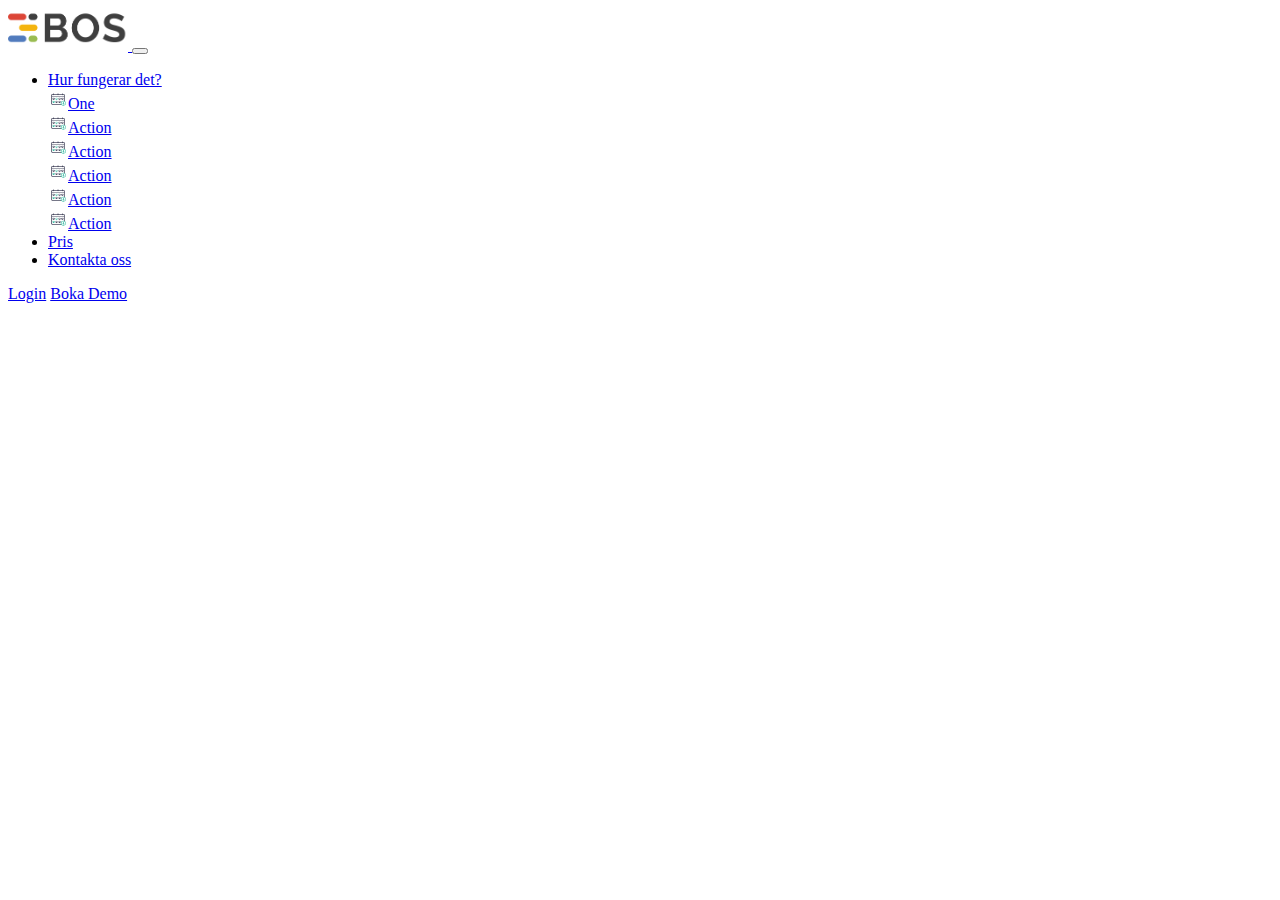
<file: header.html>
<!DOCTYPE html>
<html>
<head>
	<title></title>
</head>
<body>
	<header class="position-fixed bg-white shadow-sm w-100 px-lg-5 py-2">
		<nav class="navbar navbar-expand-lg navbar-light">
		  <a class="navbar-brand" href="index.html">
		  	<img src="images/bos-logo1.png" width="120px">
		  </a>
		  <button class="navbar-toggler position-relative" type="button" data-toggle="collapse" data-target="#navbarSupportedContent" aria-controls="navbarSupportedContent" aria-expanded="false" aria-label="Toggle navigation">
		    <span></span>
		    <span></span>
		    <span></span>
		  </button>

		  <div class="collapse navbar-collapse" id="navbarSupportedContent">
		    <ul class="navbar-nav mx-md-auto">
		        <li class="nav-item dropdown mr-0 mr-md-4">
	              	<a class="nav-link dropdown-toggle text-secondary d-lg-block d-flex align-items-center justify-content-between pt-4 py-lg-2" href="product.html" id="navbarDropdown" role="button" data-toggle="dropdown" aria-haspopup="true" 	aria-expanded="false">
	                	Hur fungerar det?<i class="fa fa-angle-down ml-3"></i>
	              	</a>
	              	<div class="dropdown-menu" aria-labelledby="navbarDropdown">
		                <div class="d-lg-flex align-items-center justify-content-around">
			        		<div><a class="dropdown-item text-secondary" href="#"><img src="images/apoinment.png" title="img" width="20px" class="mr-2">One</a></div>
			        		<div><a class="dropdown-item text-secondary" href="#"><img src="images/apoinment.png" title="img" width="20px" class="mr-2">Action</a></div>
			        	</div>
			        	<div class="d-lg-flex align-items-center justify-content-around">
			        		<div><a class="dropdown-item text-secondary" href="#"><img src="images/apoinment.png" title="img" width="20px" class="mr-2">Action</a></div>
			        		<div><a class="dropdown-item text-secondary" href="#"><img src="images/apoinment.png" title="img" width="20px" class="mr-2">Action</a></div>
			        	</div>
			        	<div class="d-lg-flex align-items-center justify-content-around">
			        		<div><a class="dropdown-item text-secondary" href="#"><img src="images/apoinment.png" title="img" width="20px" class="mr-2">Action</a></div>
			        		<div><a class="dropdown-item text-secondary" href="#"><img src="images/apoinment.png" title="img" width="20px" class="mr-2">Action</a></div>
			        	</div>
	              	</div>
		        </li>
		      <li class="nav-item active mr-0 mr-md-4">
		        <a class="nav-link text-secondary py-4 py-lg-2" href="pricing.html">Pris</a>
		      </li>
		      <li class="nav-item mr-0 mr-md-4">
		        <a class="nav-link text-secondary pb-4 py-lg-2" href="contact.html">Kontakta oss</a>
		      </li>
		    </ul>
		    <div class="login-user d-lg-flex align-items-center flex-row-reverse">
		    	<a href="https://app3.bokningoschema.se/#/login" title="login" class="text-primary nav-link px-0 px-md-3 text-center text-lg-left"><i class="fa fa-user text-primary mr-2" aria-hidden="true"></i>Login</a>
		    	<a href="https://app3.bokningoschema.se/#/register" class="btn btn-default text-capitalize py-2 book_demo font-weight-bold mb-3 mb-md-0 rounded-pill px-4">Boka Demo</a>
		    </div>
		  </div>
		</nav>
	</header>

</body>
</html>
</file>
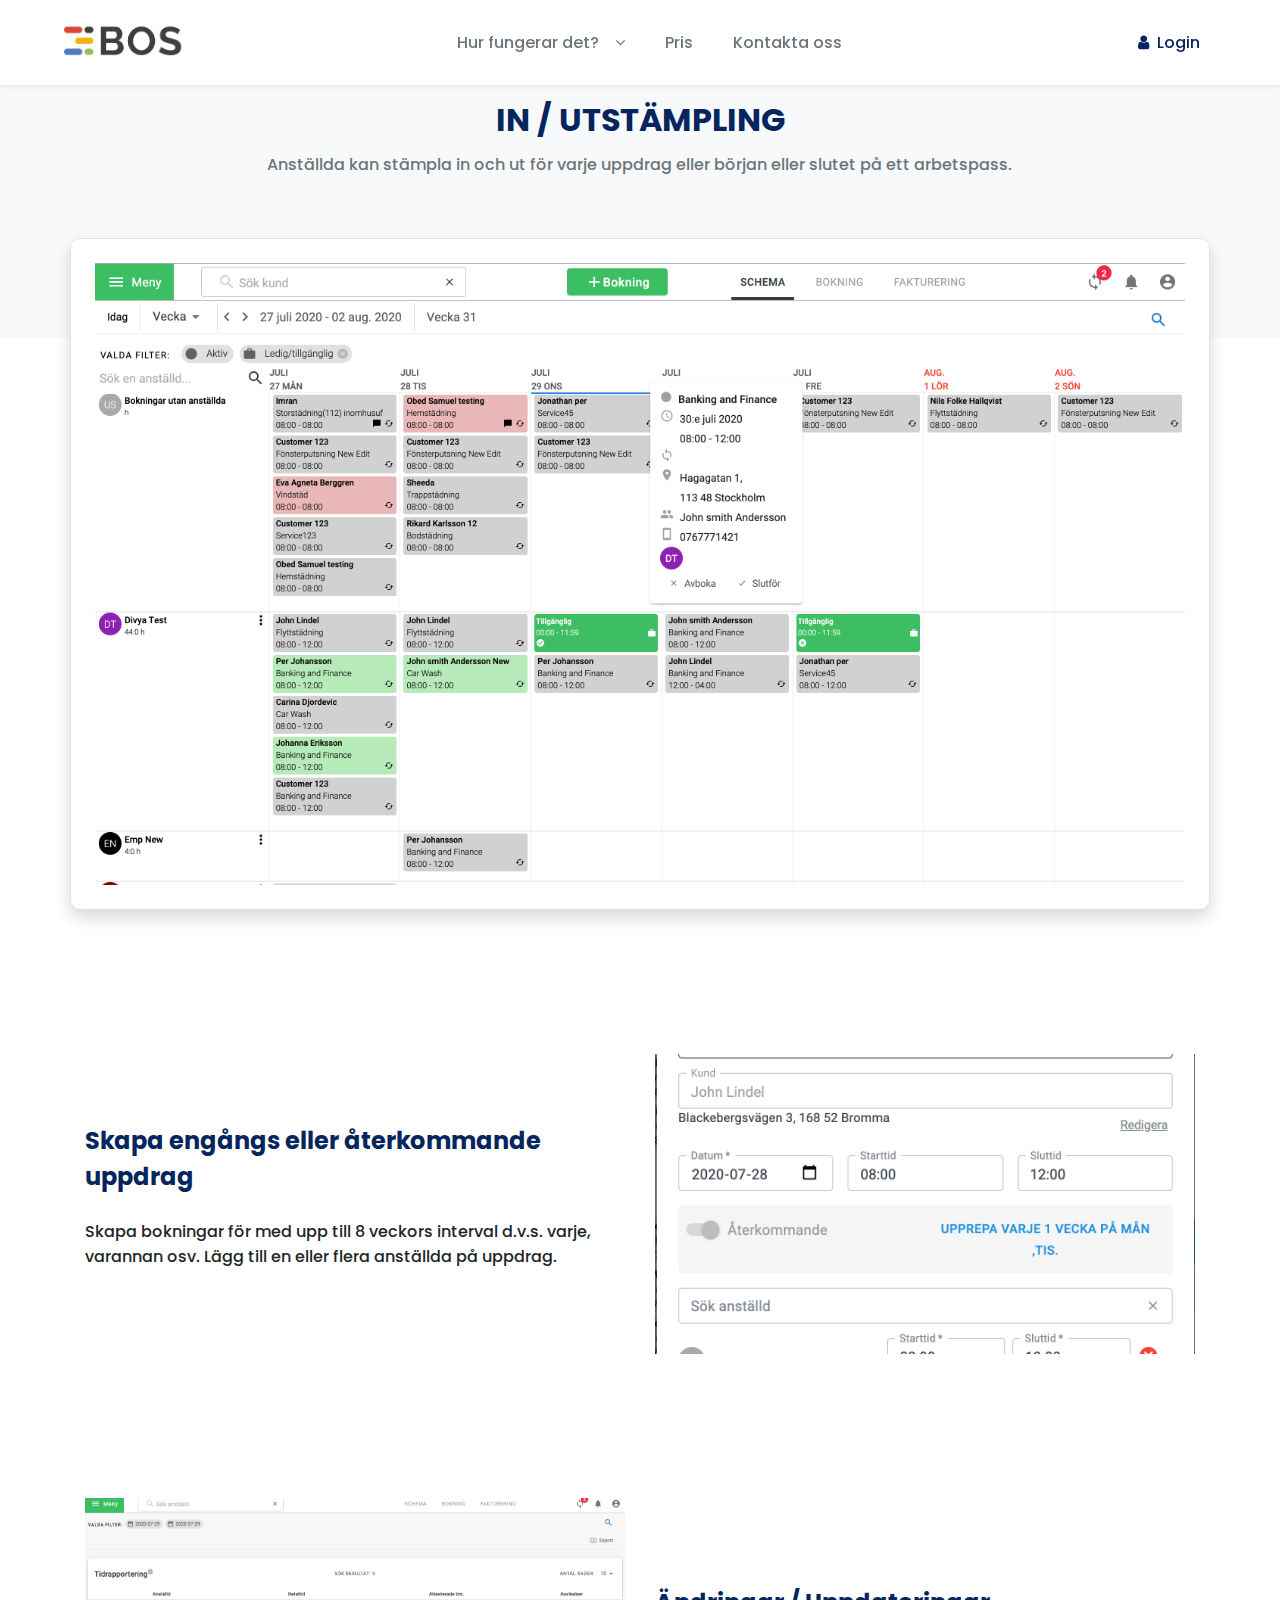
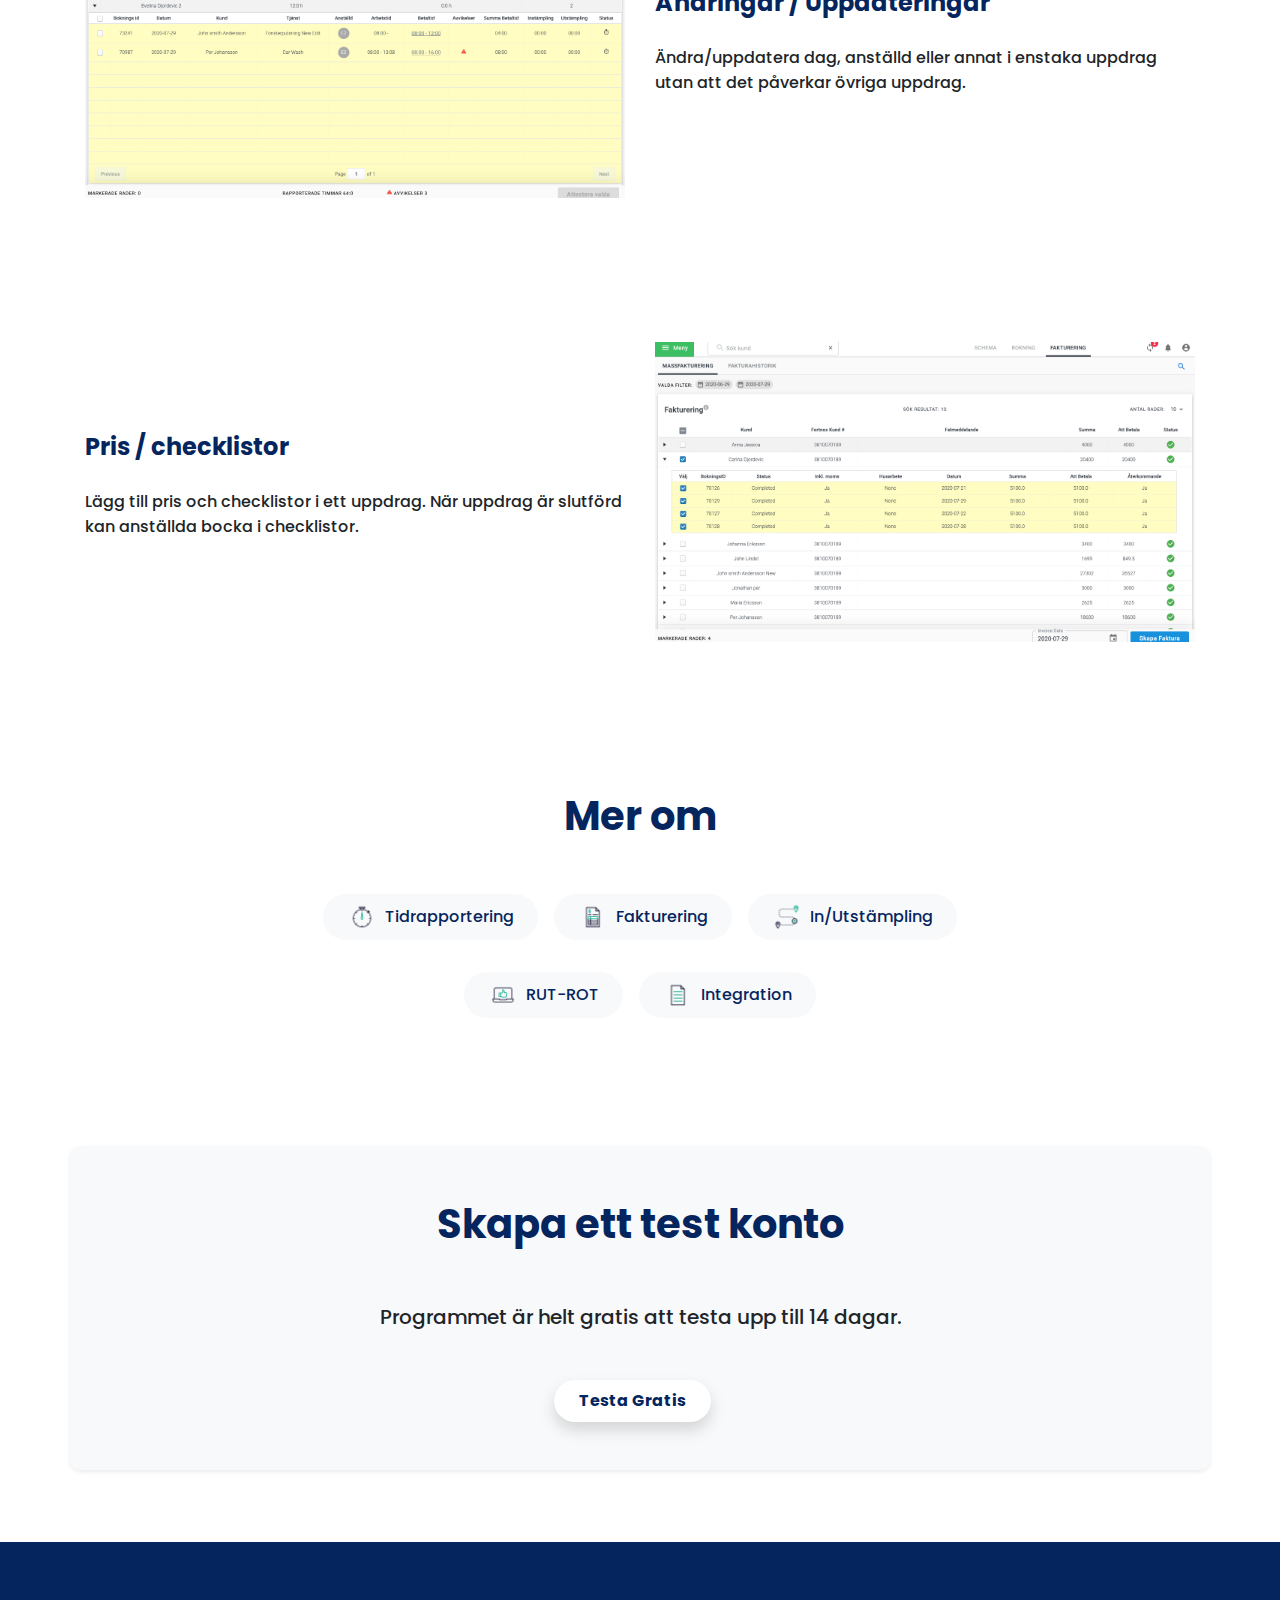
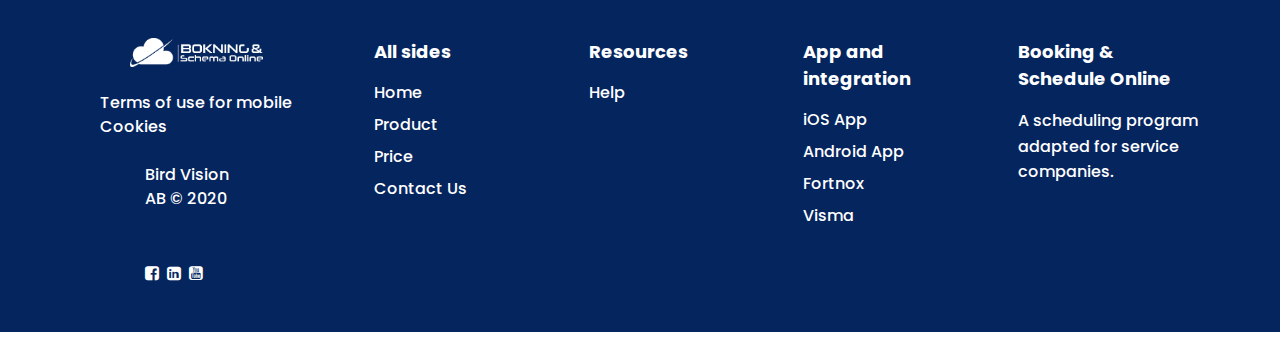
<file: in_och_utstamplig.html>
<!DOCTYPE html>
<html>
<head>
	<title>Product Page</title>
	<meta name="viewport" content="width=device-width, initial-scale=1.0">
	<link rel="stylesheet" href="css/bootstrap.css">
	<link rel="icon" href="images/favicon.ico" type="images/ico" sizes="16x16">
	<link rel="preconnect" href="https://fonts.gstatic.com" crossorigin>
	<link href="https://fonts.googleapis.com/css2?family=Poppins:wght@300;400;500;700&display=swap" rel="stylesheet">
	<link rel="stylesheet" type="text/css" href="https://cdnjs.cloudflare.com/ajax/libs/font-awesome/4.7.0/css/font-awesome.css">
	<link rel="stylesheet" type="text/css" href="css/style.css">
</head>
<body>
	<header class="position-fixed bg-white shadow-sm w-100 px-lg-5 py-2">
		<nav class="navbar navbar-expand-lg navbar-light">
		  <a class="navbar-brand" href="index.html">
		  	<img src="images/bos-logo1.png" width="120px">
		  </a>
		  <button class="navbar-toggler position-relative" type="button" data-toggle="collapse" data-target="#navbarSupportedContent" aria-controls="navbarSupportedContent" aria-expanded="false" aria-label="Toggle navigation">
		    <span></span>
		    <span></span>
		    <span></span>
		  </button>

		  <div class="collapse navbar-collapse" id="navbarSupportedContent">
		    <ul class="navbar-nav mx-md-auto">
		        <li class="nav-item dropdown mr-0 mr-md-4">
	              	<a class="nav-link dropdown-toggle text-secondary d-lg-block d-flex justify-content-between pt-4 py-lg-2" href="product.html" id="navbarDropdown" role="button" data-toggle="dropdown" aria-haspopup="true" 	aria-expanded="false">
	                	Hur fungerar det?<i class="fa fa-angle-down ml-3"></i>
	              	</a>
	              	<div class="dropdown-menu" aria-labelledby="navbarDropdown">
		                <div class="d-lg-flex">
			        		<div><a class="dropdown-item text-secondary" href="#"><img src="images/icons/schedule.png" title="img" width="40px" class="mr-4">Schemaläggning</a></div>
			        		<div><a class="dropdown-item text-secondary" href="#"><img src="images/icons/time-managment.png" title="img" width="40px" class="mr-4">Tidrapportering</a></div>
			        	</div>
			        	<div class="d-lg-flex justify-content-between">
			        		<div><a class="dropdown-item text-secondary" href="#"><img src="images/icons/invoicing.png" title="img" width="40px" class="mr-4">Fakturering</a></div>
			        		<div><a class="dropdown-item text-secondary" href="#"><img src="images/icons/punch-in-out.png" title="img" width="40px" class="mr-4">In/Utstämpling</a></div>
			        	</div>
			        	<div class="d-lg-flex justify-content-between">
			        		<div><a class="dropdown-item text-secondary" href="#"><img src="images/icons/rut-rot.png" title="img" width="40px" class="mr-4">Rut - ROT</a></div>
			        		<div><a class="dropdown-item text-secondary" href="#"><img src="images/icons/integration.png" title="img" width="40px" class="mr-4">Integration</a></div>
			        	</div>
	              	</div>
		        </li>
		      <li class="nav-item active mr-0 mr-md-4">
		        <a class="nav-link text-secondary py-4 py-lg-2" href="pricing.html">Pris</a>
		      </li>
		      <li class="nav-item mr-0 mr-md-4">
		        <a class="nav-link text-secondary pb-4 py-lg-2" href="contact-us.html">Kontakta oss</a>
		      </li>
		    </ul>
		    <div class="login-user d-lg-flex align-items-center flex-row-reverse">
		    	<a href="https://app3.bokningoschema.se/#/login" title="login" class="text-primary nav-link px-0 px-md-3 text-center text-lg-left"><i class="fa fa-user text-primary mr-2" aria-hidden="true"></i>Login</a>
		    	<button onclick="location.href='https://app3.bokningoschema.se/#/register'" type="button" class="btn btn-default text-capitalize py-2 book_demo font-weight-bold mb-3 mb-md-0 rounded-pill px-4">Boka Demo</button>
		    </div>
		  </div>
		</nav>
	</header>
	<section class="py-lg-5 py-3 bg-light">
		<div class="banner_section pb-5 text-center">
			<div class="row mx-0">
				<div class="col-md-10 col-12 mx-auto py-5">
					<h2 class="font-weight-bold text-uppercase text-primary">In / utstämpling</h2>
					<p class="w-75 mx-auto text-secondary lh-1">
                       Anställda kan stämpla in och ut för varje uppdrag eller början eller slutet på ett arbetspass.
                    </p>
				</div>
			</div>
		</div>
	</section>
	<section class=" inner-product-section pb-5">
		<div class="border shadow p-4 inner-product-content bg-white container">
			<img src="images/Calendar-website-image.png" width="100%">
		</div>
	</section>
	<section class="py-5">
		<div class="container">
			<div class="row py-5 mb-5">
				<div class="col-md-6 col-12 d-flex align-items-start flex-column justify-content-center">
					<h4 class="font-weight-bold mb-4 text-primary">Skapa engångs eller återkommande uppdrag</h4>
					<p>Skapa bokningar för med upp till 8 veckors interval d.v.s. varje, varannan osv. Lägg till en eller flera anställda på uppdrag.</p>
				</div>
				<div class="col-md-6 col-12">
					<div class="product_img">
						<img src="images/Booking-modal-1.png" class="w-100 h-100">
					</div>
				</div>
			</div>
			<div class="row py-5 mb-5">
				<div class="col-md-6 col-12">
					<div class="product_img">
						<img src="images/punch-in-out.png" class="w-100 h-100">
					</div>
				</div>
				<div class="col-md-6 col-12 d-flex align-items-start flex-column justify-content-center">
					<h4 class="font-weight-bold mb-4 text-primary">Ändringar / Uppdateringar</h4>
					<p>Ändra/uppdatera dag, anställd eller annat i enstaka uppdrag utan att det påverkar övriga uppdrag.</p>
				</div>
			</div>
			<div class="row py-5 mb-5">
				<div class="col-md-6 col-12 d-flex align-items-start flex-column justify-content-center">
					<h4 class="font-weight-bold mb-4 text-primary">Pris / checklistor</h4>
					<p>Lägg till pris och checklistor i ett uppdrag. När uppdrag är slutförd kan anställda bocka i checklistor.</p>
				</div>
				<div class="col-md-6 col-12">
					<div class="product_img">
						<img src="images/Invoices-1.png" class="w-100 h-100">
					</div>
				</div>
			</div>	
		</div>
	</section>
	<section>
		<div class="more_products container pb-5">
			<h3 class="mb-5 font-weight-bold text-primary text-center">Mer om</h3>
			<ul class="links-block--links d-flex flex-row flex-wrap justify-content-center align-items-center pl-0">
	            
			    <li class="list-unstyled rounded-pill px-4 py-2 bg-light mb-3 mx-2 d-flex">
			    	<a class="d-inline-flex justify-content-center font-semibold flex-row align-items-center text-primary" href="#">
			    		<img src="images/timer.png" width="30px" class="mr-2">
			    		<span>Tidrapportering</span>
			    	</a>
			    </li>
			    <li class="list-unstyled rounded-pill px-4 py-2 bg-light mb-3 mx-2 d-flex">
			    	<a class="d-inline-flex justify-content-center font-semibold flex-row align-items-center text-primary" href="#">
			    		<img src="images/invoice.png" width="30px" class="mr-2">
			    		<span>Fakturering</span>
			    	</a>
			    </li>
			    <li class="list-unstyled rounded-pill px-4 py-2 bg-light mb-3 mx-2 d-flex">
			    	<a class="d-inline-flex justify-content-center font-semibold flex-row align-items-center text-primary" href="#">
			    		<img src="images/in-out.png" width="30px" class="mr-2">
			    		<span>In/Utstämpling</span>
			    	</a>
			    </li>
			</ul>
			<ul class="links-block--links d-flex flex-row flex-wrap justify-content-center align-items-center pl-0">
			    <li class="list-unstyled rounded-pill px-4 py-2 bg-light mb-3 mx-2 d-flex">
			    	<a class="d-inline-flex justify-content-center font-semibold flex-row align-items-center text-primary" href="#">
			    		<img src="images/login-customer.png" width="30px" class="mr-2">
			    		<span>RUT-ROT</span>
			    	</a>
			    </li>
			    <li class="list-unstyled rounded-pill px-4 py-2 bg-light mb-3 mx-2 d-flex">
			    	<a class="d-inline-flex justify-content-center font-semibold flex-row align-items-center text-primary" href="#">
			    		<img src="images/report.png" width="30px" class="mr-2">
			    		<span>Integration</span>
			    	</a>
			    </li>

	            
	        </ul>
		</div>
	</section>
	<section class="py-5 mb-4">
		<div class="container text-center py-5 bg-light shadow-sm br-10">
			<h3 class="mb-5 font-weight-bold text-primary text-center">Skapa ett test konto</h3>
			<h5 class="mb-5 w-75 mx-auto">Programmet är helt gratis att testa upp till 14 dagar.</h5>
			<button onclick="location.href='https://app3.bokningoschema.se/#/register'" type="button" class="btn btn-default text-capitalize shadow mr-3 bg-white text-primary py-2 px-4 font-weight-bold mb-3 mb-md-0 rounded-pill">Testa gratis</button>
		</div>
	</section>
	<footer class="p-md-5 position-relative theme-color text-white">
		<div class="row mx-0 py-lg-5 py-3">
			<div class="col-md-3 col-12 text-center mb-5 mb-md-0 d-flex align-items-center justify-content-between flex-column">
				<a href="javascript:void(0)" title="logo">
					<img src="images/footer-logo.png" width="50%">
					<ul class="pl-0 list-unstyled mb-0 text-md-left text-center py-4">
						<li>
							<a href="privacy_policy.html" title="terms" class="text-white">Terms of use for mobile</a>
						</li>
						<li>
							<a href="cookies.html" title="cookie" class="text-white">Cookies</a>
						</li>
					</ul>
				</a>
				<div class="col-md-6 col-12 text-md-left text-center mb-3 mb-lg-0">
					Bird Vision AB © 2020
				</div>
				<div class="col-md-6 col-12 text-md-left text-center">
					<div class="social-links d-flex align-items-center justify-content-md-start justify-content-center">
						<a href="#" title="facebook">
							<i class="fa fa-facebook-square text-white mr-2" aria-hidden="true"></i>
						</a>
						<a href="#" title="linkedin">
							<i class="fa fa-linkedin-square text-white mr-2" aria-hidden="true"></i>
						</a>
						<a href="#" title="yuotube">
							<i class="fa fa-youtube-square text-white mr-2" aria-hidden="true"></i>
						</a>
					</div>
				</div>
			</div>
			<div class="col-md-9 col-12">
				<div class="row mx-0">
					<div class="col-md-3 col-6 text-center text-md-left mb-4 mb-md-0">
						<h6 class="font-weight-bold mb-3">All sides</h6>
						<ul class="pl-0 list-unstyled mb-0">
							<li class="pb-2">
								<a href="index.html" title="home" class="text-white">Home</a>
							</li>
							<li class="pb-2">
								<a href="product.html" title="product" class="text-white">Product</a>
							</li>
							<li class="pb-2">
								<a href="pricr.html" title="price" class="text-white">Price</a>
							</li>
							<li class="pb-2">
								<a href="contact.html" title="contact" class="text-white">Contact Us</a>
							</li>
						</ul>
					</div>
					<div class="col-md-3 col-6 text-center text-md-left mb-4 mb-md-0">
						<h6 class="font-weight-bold mb-3">Resources</h6>
						<ul class="pl-0 list-unstyled mb-0">
							<li class="pb-2">
								<a href="#" title="help" class="text-white">Help</a>
							</li>
						</ul>
					</div>
					<div class="col-md-3 col-6 text-center text-md-left mb-4 mb-md-0">
						<h6 class="font-weight-bold mb-3">App and integration</h6>
						<ul class="pl-0 list-unstyled mb-0">
							<li class="pb-2">
								<a href="https://apps.apple.com/se/app/bokning-schema-online/id1225449368" title="iOS" class="text-white">iOS App</a>
							</li>
							<li class="pb-2">
								<a href="https://play.google.com/store/apps/details?id=com.birdvision.bos" title="android" class="text-white">Android App</a>
							</li>
							<li class="pb-2">
								<a href="fortnox.html" title="fortnox" class="text-white">Fortnox</a>
							</li>
							<li class="pb-2">
								<a href="https://vismaspcs.se/produkter/bokforingsprogram/visma-eekonomi" title="lorem" class="text-white">Visma</a>
							</li>
						</ul>
					</div>
					<div class="col-md-3 col-6 text-center text-md-left mb-4 mb-md-0">
						<h6 class="font-weight-bold mb-3">Booking & Schedule Online</h6>
						<p>A scheduling program adapted for service companies.</p>
					</div>
				</div>
			</div>
		</div>
	</footer>
</body>
<script src="js/jquery-3.5.1.slim.min.js"></script>
<script src="js/bootstrap.min.js"></script>
</html>
</file>
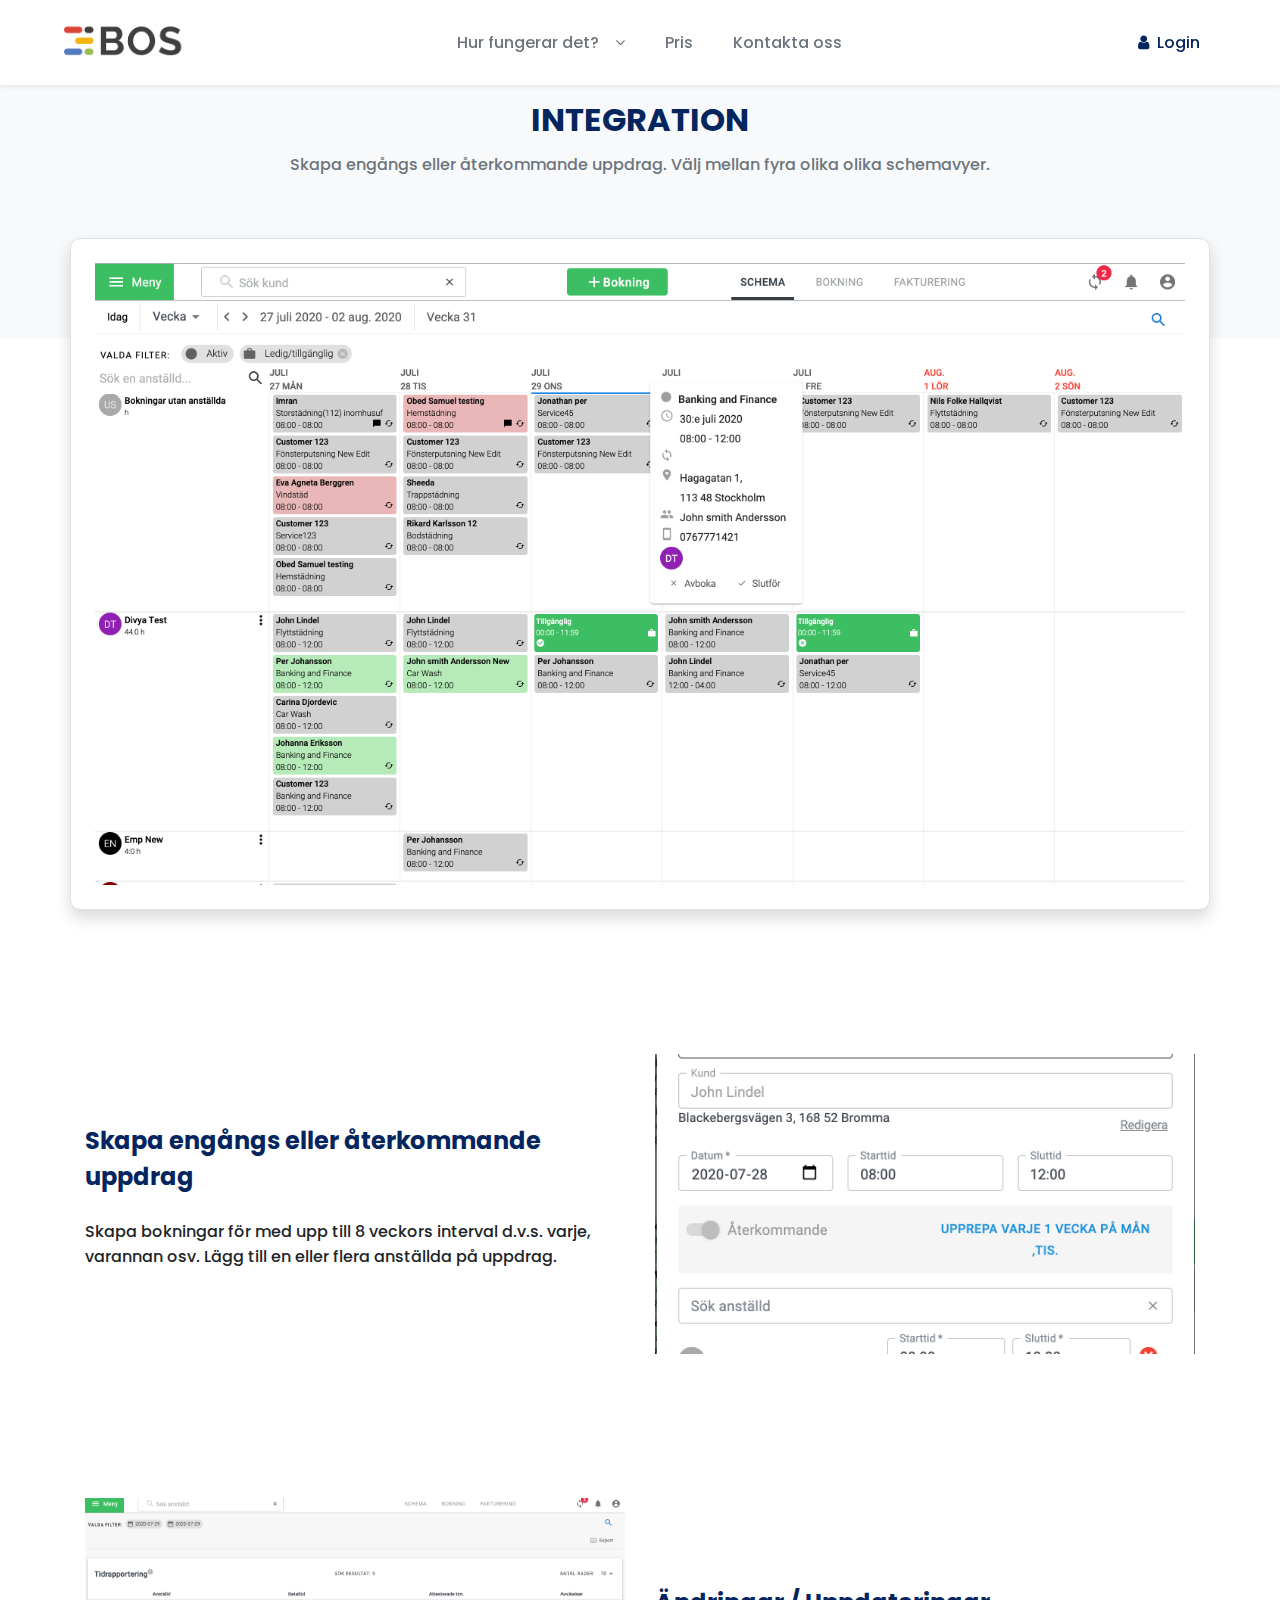
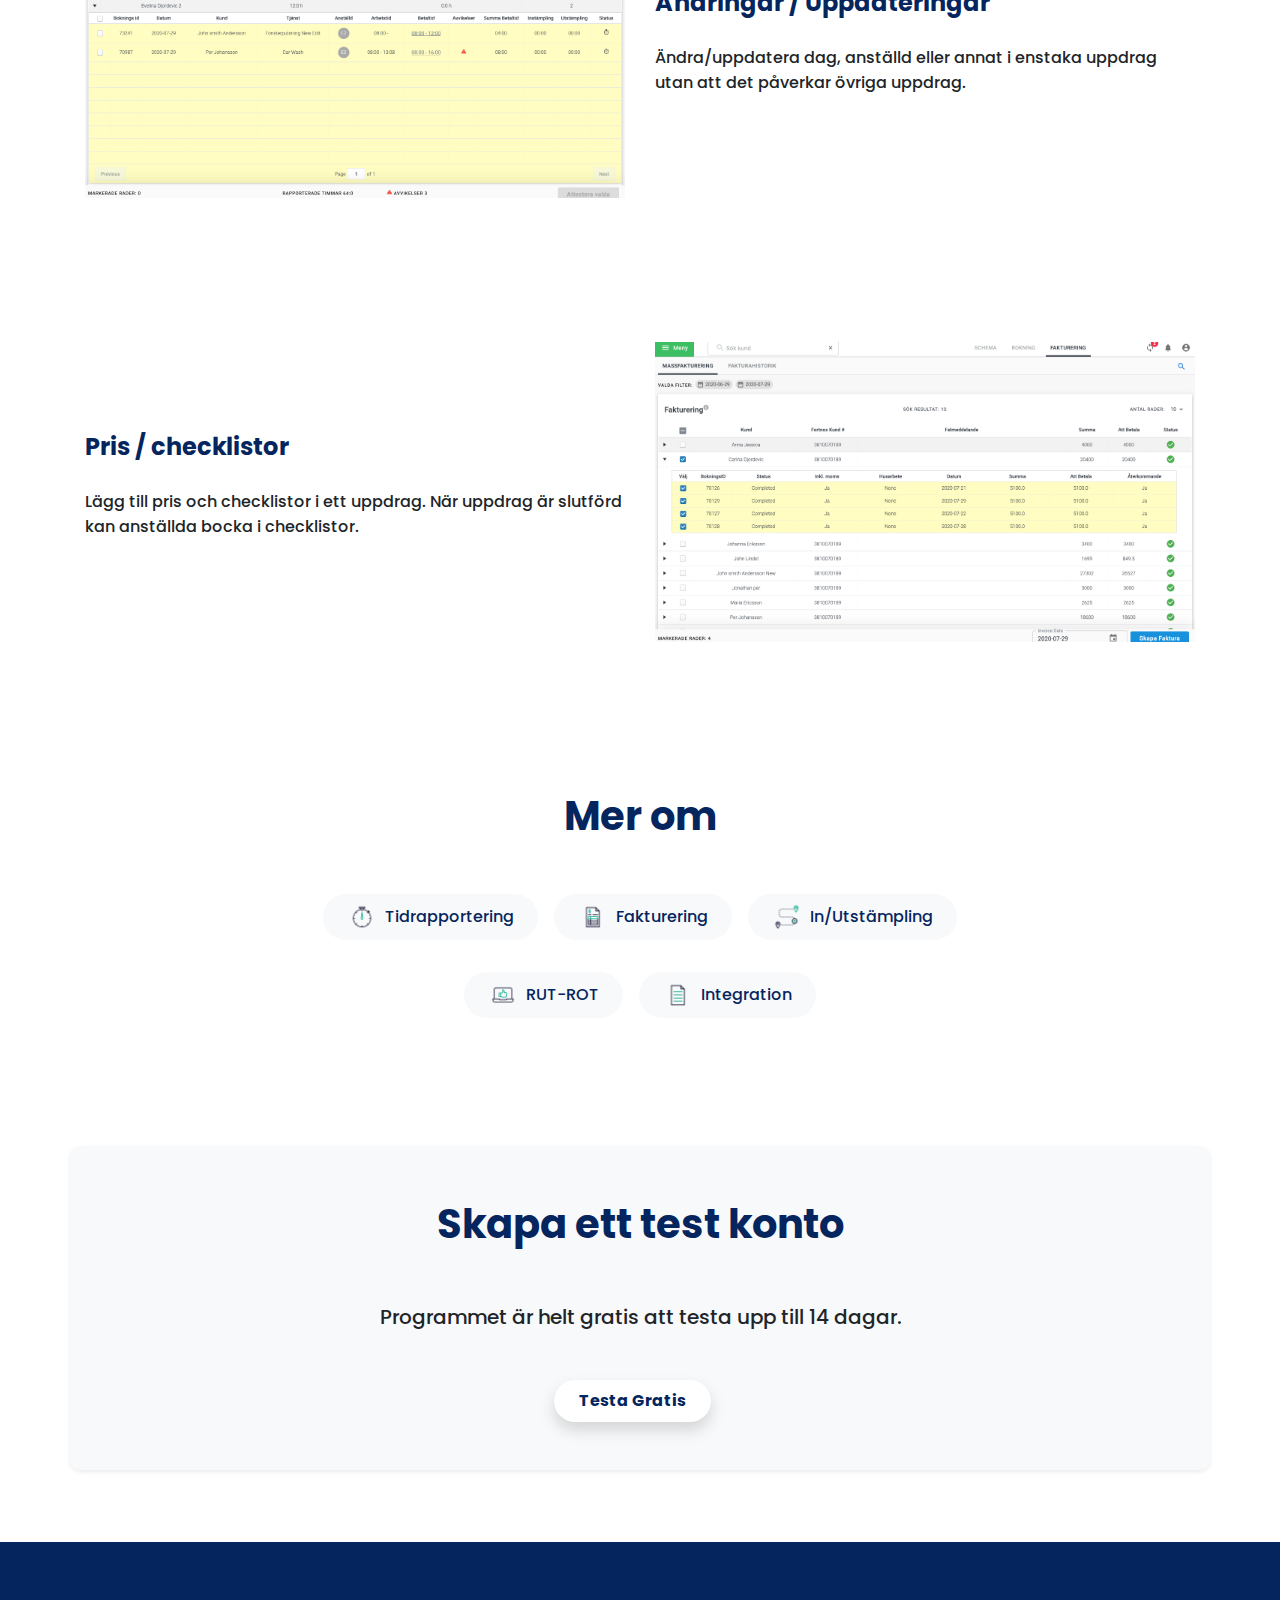
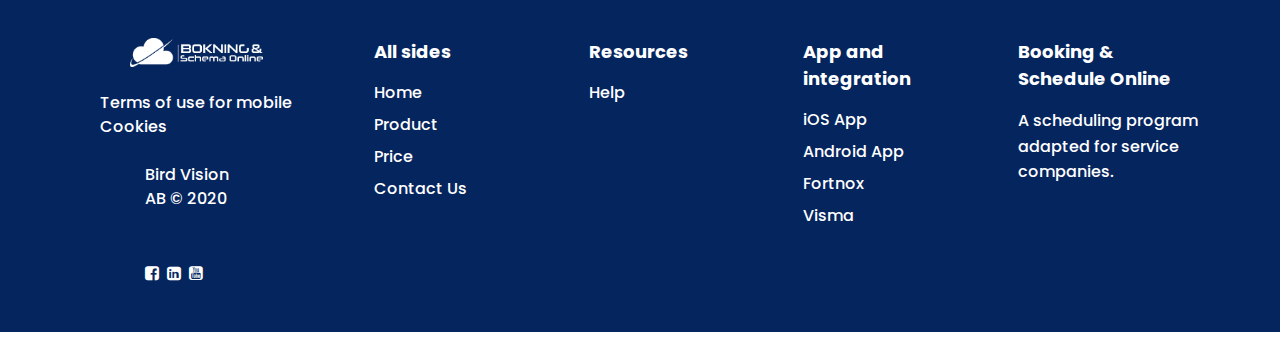
<file: integration.html>
<!DOCTYPE html>
<html>
<head>
	<title>Product Page</title>
	<meta name="viewport" content="width=device-width, initial-scale=1.0">
	<link rel="stylesheet" href="css/bootstrap.css">
	<link rel="icon" href="images/favicon.ico" type="images/ico" sizes="16x16">
	<link rel="preconnect" href="https://fonts.gstatic.com" crossorigin>
	<link href="https://fonts.googleapis.com/css2?family=Poppins:wght@300;400;500;700&display=swap" rel="stylesheet">
	<link rel="stylesheet" type="text/css" href="https://cdnjs.cloudflare.com/ajax/libs/font-awesome/4.7.0/css/font-awesome.css">
	<link rel="stylesheet" type="text/css" href="css/style.css">
</head>
<body>
	<header class="position-fixed bg-white shadow-sm w-100 px-lg-5 py-2">
		<nav class="navbar navbar-expand-lg navbar-light">
		  <a class="navbar-brand" href="index.html">
		  	<img src="images/bos-logo1.png" width="120px">
		  </a>
		  <button class="navbar-toggler position-relative" type="button" data-toggle="collapse" data-target="#navbarSupportedContent" aria-controls="navbarSupportedContent" aria-expanded="false" aria-label="Toggle navigation">
		    <span></span>
		    <span></span>
		    <span></span>
		  </button>

		  <div class="collapse navbar-collapse" id="navbarSupportedContent">
		    <ul class="navbar-nav mx-md-auto">
		        <li class="nav-item dropdown mr-0 mr-md-4">
	              	<a class="nav-link dropdown-toggle text-secondary d-lg-block d-flex justify-content-between pt-4 py-lg-2" href="product.html" id="navbarDropdown" role="button" data-toggle="dropdown" aria-haspopup="true" 	aria-expanded="false">
	                	Hur fungerar det?<i class="fa fa-angle-down ml-3"></i>
	              	</a>
	              	<div class="dropdown-menu" aria-labelledby="navbarDropdown">
		                <div class="d-lg-flex">
			        		<div><a class="dropdown-item text-secondary" href="#"><img src="images/icons/schedule.png" title="img" width="40px" class="mr-4">Schemaläggning</a></div>
			        		<div><a class="dropdown-item text-secondary" href="#"><img src="images/icons/time-managment.png" title="img" width="40px" class="mr-4">Tidrapportering</a></div>
			        	</div>
			        	<div class="d-lg-flex justify-content-between">
			        		<div><a class="dropdown-item text-secondary" href="#"><img src="images/icons/invoicing.png" title="img" width="40px" class="mr-4">Fakturering</a></div>
			        		<div><a class="dropdown-item text-secondary" href="#"><img src="images/icons/punch-in-out.png" title="img" width="40px" class="mr-4">In/Utstämpling</a></div>
			        	</div>
			        	<div class="d-lg-flex justify-content-between">
			        		<div><a class="dropdown-item text-secondary" href="#"><img src="images/icons/rut-rot.png" title="img" width="40px" class="mr-4">Rut - ROT</a></div>
			        		<div><a class="dropdown-item text-secondary" href="#"><img src="images/icons/integration.png" title="img" width="40px" class="mr-4">Integration</a></div>
			        	</div>
	              	</div>
		        </li>
		      <li class="nav-item active mr-0 mr-md-4">
		        <a class="nav-link text-secondary py-4 py-lg-2" href="pricing.html">Pris</a>
		      </li>
		      <li class="nav-item mr-0 mr-md-4">
		        <a class="nav-link text-secondary pb-4 py-lg-2" href="contact-us.html">Kontakta oss</a>
		      </li>
		    </ul>
		    <div class="login-user d-lg-flex align-items-center flex-row-reverse">
		    	<a href="https://app3.bokningoschema.se/#/login" title="login" class="text-primary nav-link px-0 px-md-3 text-center text-lg-left"><i class="fa fa-user text-primary mr-2" aria-hidden="true"></i>Login</a>
		    	<button onclick="location.href='https://app3.bokningoschema.se/#/register'" type="button" class="btn btn-default text-capitalize py-2 book_demo font-weight-bold mb-3 mb-md-0 rounded-pill px-4">Boka Demo</button>
		    </div>
		  </div>
		</nav>
	</header>
	<section class="py-lg-5 py-3 bg-light">
		<div class="banner_section pb-5 text-center">
			<div class="row mx-0">
				<div class="col-md-10 col-12 mx-auto py-5">
					<h2 class="font-weight-bold text-uppercase text-primary">Integration</h2>
					<p class="w-75 mx-auto text-secondary lh-1">
                        Skapa engångs eller återkommande uppdrag. Välj mellan fyra olika olika schemavyer.
                    </p>
				</div>
			</div>
		</div>
	</section>
	<section class=" inner-product-section pb-5">
		<div class="border shadow p-4 inner-product-content bg-white container">
			<img src="images/Calendar-website-image.png" width="100%">
		</div>
	</section>
	<section class="py-5">
		<div class="container">
			<div class="row py-5 mb-5">
				<div class="col-md-6 col-12 d-flex align-items-start flex-column justify-content-center">
					<h4 class="font-weight-bold mb-4 text-primary">Skapa engångs eller återkommande uppdrag</h4>
					<p>Skapa bokningar för med upp till 8 veckors interval d.v.s. varje, varannan osv. Lägg till en eller flera anställda på uppdrag.</p>
				</div>
				<div class="col-md-6 col-12">
					<div class="product_img">
						<img src="images/Booking-modal-1.png" class="w-100 h-100">
					</div>
				</div>
			</div>
			<div class="row py-5 mb-5">
				<div class="col-md-6 col-12">
					<div class="product_img">
						<img src="images/punch-in-out.png" class="w-100 h-100">
					</div>
				</div>
				<div class="col-md-6 col-12 d-flex align-items-start flex-column justify-content-center">
					<h4 class="font-weight-bold mb-4 text-primary">Ändringar / Uppdateringar</h4>
					<p>Ändra/uppdatera dag, anställd eller annat i enstaka uppdrag utan att det påverkar övriga uppdrag.</p>
				</div>
			</div>
			<div class="row py-5 mb-5">
				<div class="col-md-6 col-12 d-flex align-items-start flex-column justify-content-center">
					<h4 class="font-weight-bold mb-4 text-primary">Pris / checklistor</h4>
					<p>Lägg till pris och checklistor i ett uppdrag. När uppdrag är slutförd kan anställda bocka i checklistor.</p>
				</div>
				<div class="col-md-6 col-12">
					<div class="product_img">
						<img src="images/Invoices-1.png" class="w-100 h-100">
					</div>
				</div>
			</div>	
		</div>
	</section>
	<section>
		<div class="more_products container pb-5">
			<h3 class="mb-5 font-weight-bold text-primary text-center">Mer om</h3>
			<ul class="links-block--links d-flex flex-row flex-wrap justify-content-center align-items-center pl-0">
	            
			    <li class="list-unstyled rounded-pill px-4 py-2 bg-light mb-3 mx-2 d-flex">
			    	<a class="d-inline-flex justify-content-center font-semibold flex-row align-items-center text-primary" href="#">
			    		<img src="images/timer.png" width="30px" class="mr-2">
			    		<span>Tidrapportering</span>
			    	</a>
			    </li>
			    <li class="list-unstyled rounded-pill px-4 py-2 bg-light mb-3 mx-2 d-flex">
			    	<a class="d-inline-flex justify-content-center font-semibold flex-row align-items-center text-primary" href="#">
			    		<img src="images/invoice.png" width="30px" class="mr-2">
			    		<span>Fakturering</span>
			    	</a>
			    </li>
			    <li class="list-unstyled rounded-pill px-4 py-2 bg-light mb-3 mx-2 d-flex">
			    	<a class="d-inline-flex justify-content-center font-semibold flex-row align-items-center text-primary" href="#">
			    		<img src="images/in-out.png" width="30px" class="mr-2">
			    		<span>In/Utstämpling</span>
			    	</a>
			    </li>
			</ul>
			<ul class="links-block--links d-flex flex-row flex-wrap justify-content-center align-items-center pl-0">
			    <li class="list-unstyled rounded-pill px-4 py-2 bg-light mb-3 mx-2 d-flex">
			    	<a class="d-inline-flex justify-content-center font-semibold flex-row align-items-center text-primary" href="#">
			    		<img src="images/login-customer.png" width="30px" class="mr-2">
			    		<span>RUT-ROT</span>
			    	</a>
			    </li>
			    <li class="list-unstyled rounded-pill px-4 py-2 bg-light mb-3 mx-2 d-flex">
			    	<a class="d-inline-flex justify-content-center font-semibold flex-row align-items-center text-primary" href="#">
			    		<img src="images/report.png" width="30px" class="mr-2">
			    		<span>Integration</span>
			    	</a>
			    </li>

	            
	        </ul>
		</div>
	</section>
	<section class="py-5 mb-4">
		<div class="container text-center py-5 bg-light shadow-sm br-10">
			<h3 class="mb-5 font-weight-bold text-primary text-center">Skapa ett test konto</h3>
			<h5 class="mb-5 w-75 mx-auto">Programmet är helt gratis att testa upp till 14 dagar.</h5>
			<button onclick="location.href='https://app3.bokningoschema.se/#/register'" type="button" class="btn btn-default text-capitalize shadow mr-3 bg-white text-primary py-2 px-4 font-weight-bold mb-3 mb-md-0 rounded-pill">Testa gratis</button>
		</div>
	</section>
	<footer class="p-md-5 position-relative theme-color text-white">
		<div class="row mx-0 py-lg-5 py-3">
			<div class="col-md-3 col-12 text-center mb-5 mb-md-0 d-flex align-items-center justify-content-between flex-column">
				<a href="javascript:void(0)" title="logo">
					<img src="images/footer-logo.png" width="50%">
					<ul class="pl-0 list-unstyled mb-0 text-md-left text-center py-4">
						<li>
							<a href="privacy_policy.html" title="terms" class="text-white">Terms of use for mobile</a>
						</li>
						<li>
							<a href="cookies.html" title="cookie" class="text-white">Cookies</a>
						</li>
					</ul>
				</a>
				<div class="col-md-6 col-12 text-md-left text-center mb-3 mb-lg-0">
					Bird Vision AB © 2020
				</div>
				<div class="col-md-6 col-12 text-md-left text-center">
					<div class="social-links d-flex align-items-center justify-content-md-start justify-content-center">
						<a href="#" title="facebook">
							<i class="fa fa-facebook-square text-white mr-2" aria-hidden="true"></i>
						</a>
						<a href="#" title="linkedin">
							<i class="fa fa-linkedin-square text-white mr-2" aria-hidden="true"></i>
						</a>
						<a href="#" title="yuotube">
							<i class="fa fa-youtube-square text-white mr-2" aria-hidden="true"></i>
						</a>
					</div>
				</div>
			</div>
			<div class="col-md-9 col-12">
				<div class="row mx-0">
					<div class="col-md-3 col-6 text-center text-md-left mb-4 mb-md-0">
						<h6 class="font-weight-bold mb-3">All sides</h6>
						<ul class="pl-0 list-unstyled mb-0">
							<li class="pb-2">
								<a href="index.html" title="home" class="text-white">Home</a>
							</li>
							<li class="pb-2">
								<a href="product.html" title="product" class="text-white">Product</a>
							</li>
							<li class="pb-2">
								<a href="pricr.html" title="price" class="text-white">Price</a>
							</li>
							<li class="pb-2">
								<a href="contact.html" title="contact" class="text-white">Contact Us</a>
							</li>
						</ul>
					</div>
					<div class="col-md-3 col-6 text-center text-md-left mb-4 mb-md-0">
						<h6 class="font-weight-bold mb-3">Resources</h6>
						<ul class="pl-0 list-unstyled mb-0">
							<li class="pb-2">
								<a href="#" title="help" class="text-white">Help</a>
							</li>
						</ul>
					</div>
					<div class="col-md-3 col-6 text-center text-md-left mb-4 mb-md-0">
						<h6 class="font-weight-bold mb-3">App and integration</h6>
						<ul class="pl-0 list-unstyled mb-0">
							<li class="pb-2">
								<a href="https://apps.apple.com/se/app/bokning-schema-online/id1225449368" title="iOS" class="text-white">iOS App</a>
							</li>
							<li class="pb-2">
								<a href="https://play.google.com/store/apps/details?id=com.birdvision.bos" title="android" class="text-white">Android App</a>
							</li>
							<li class="pb-2">
								<a href="fortnox.html" title="fortnox" class="text-white">Fortnox</a>
							</li>
							<li class="pb-2">
								<a href="https://vismaspcs.se/produkter/bokforingsprogram/visma-eekonomi" title="lorem" class="text-white">Visma</a>
							</li>
						</ul>
					</div>
					<div class="col-md-3 col-6 text-center text-md-left mb-4 mb-md-0">
						<h6 class="font-weight-bold mb-3">Booking & Schedule Online</h6>
						<p>A scheduling program adapted for service companies.</p>
					</div>
				</div>
			</div>
		</div>
	</footer>
</body>
<script src="js/jquery-3.5.1.slim.min.js"></script>
<script src="js/bootstrap.min.js"></script>
</html>
</file>
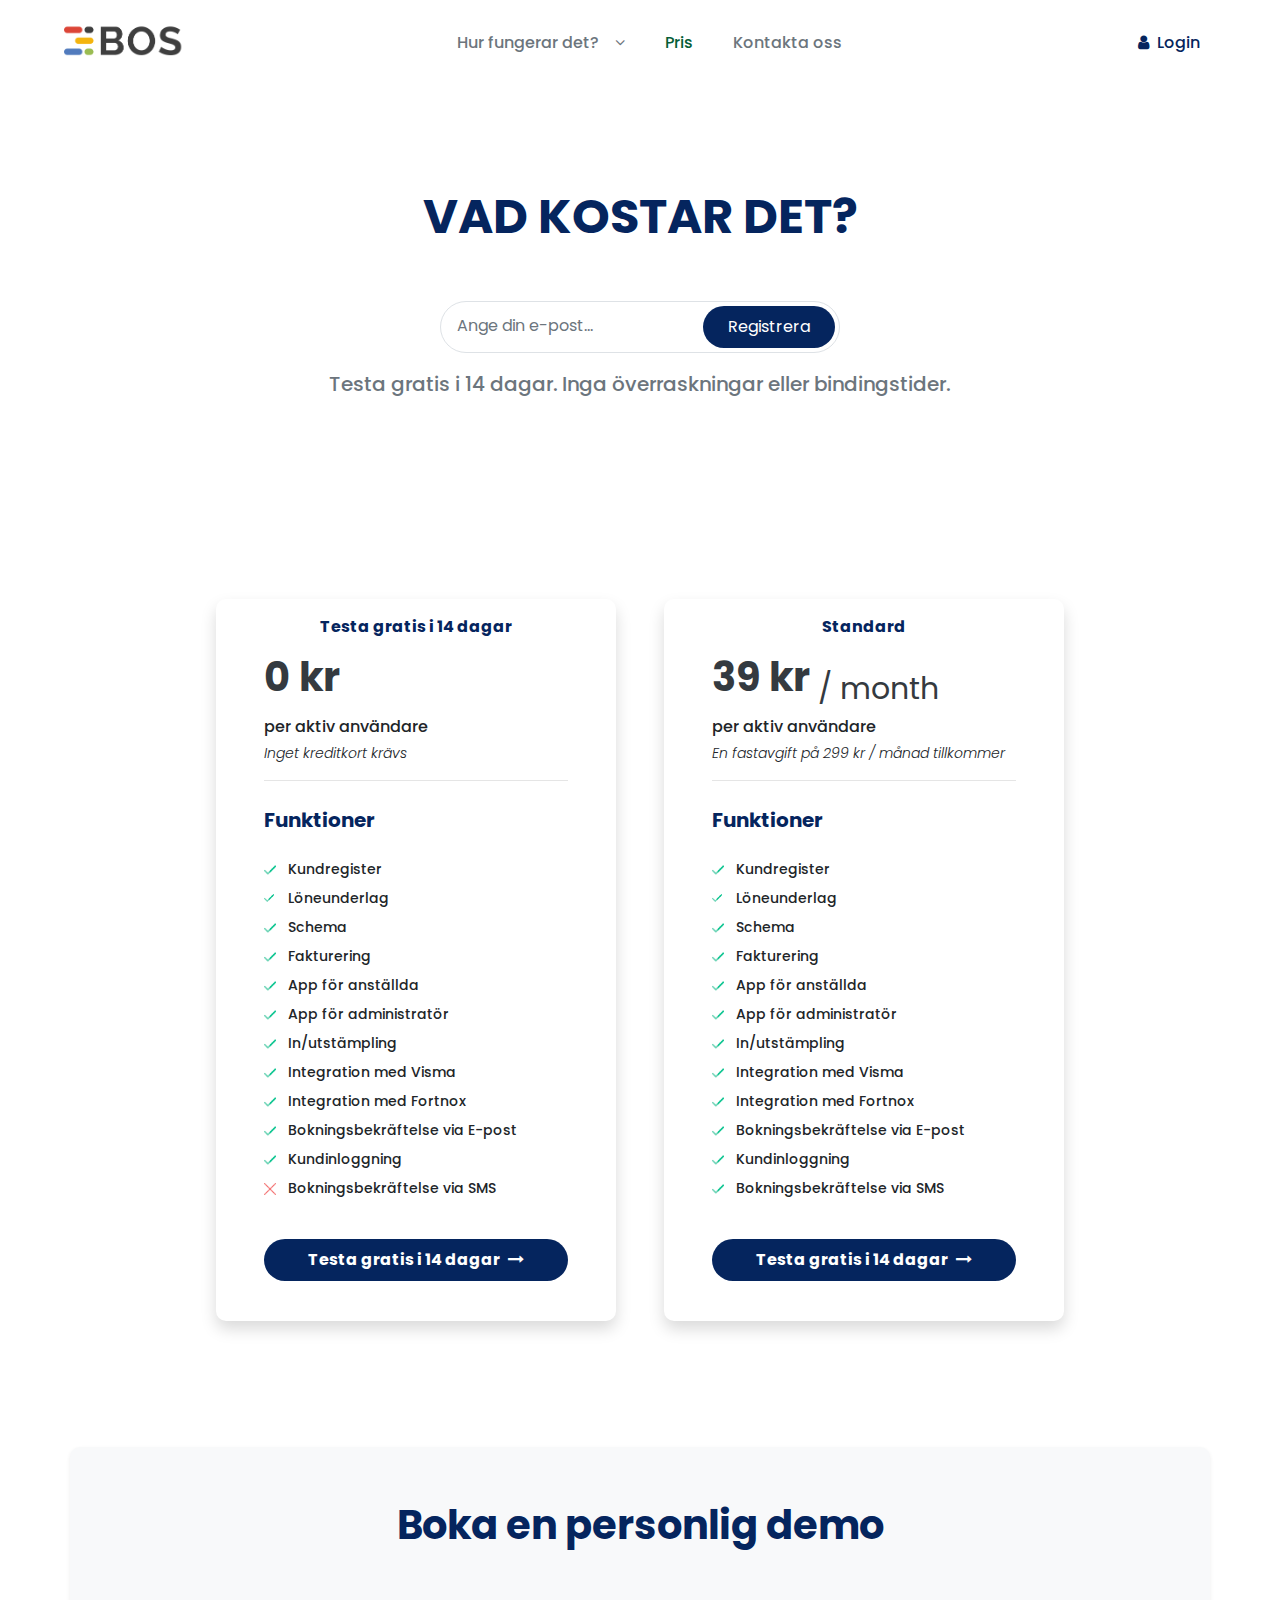
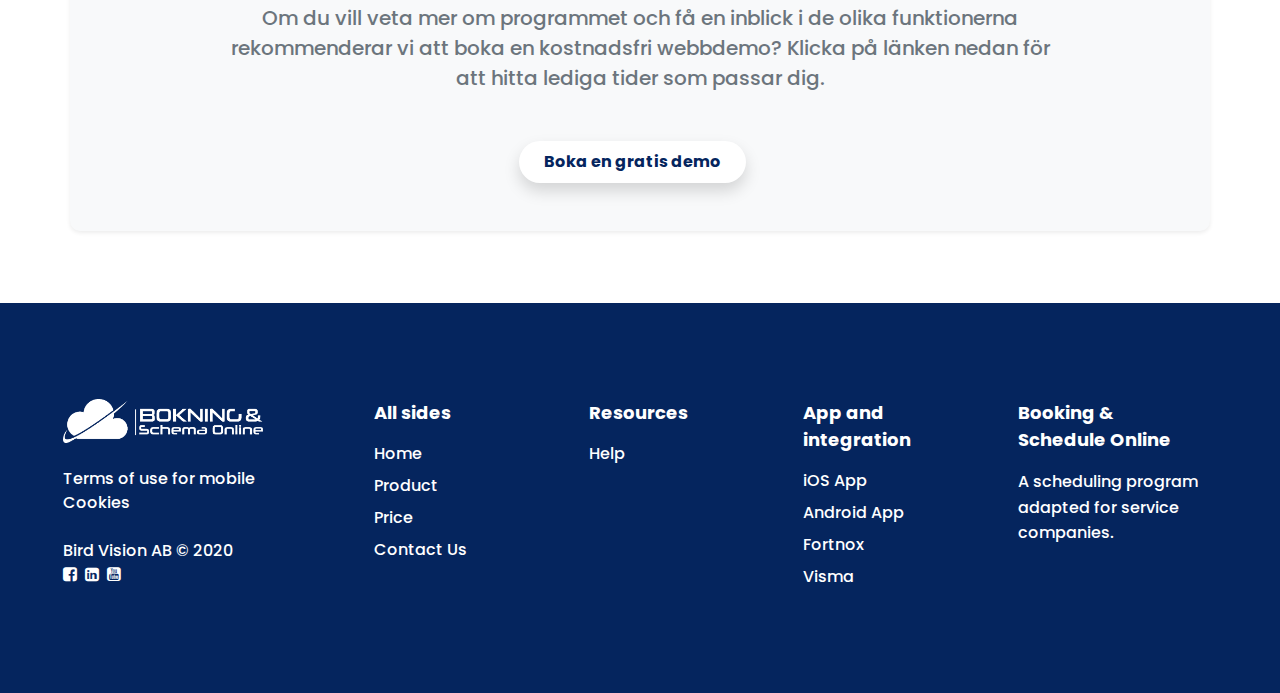
<file: pricing.html>
<!DOCTYPE html>
<html>
<head>
	<title>Vad kostar bokning och schema online</title>
	<meta name="viewport" content="width=device-width, initial-scale=1.0">
	<link rel="stylesheet" href="css/bootstrap.css">
	<link rel="icon" href="images/favicon.ico" type="images/ico" sizes="16x16">
	<link rel="preconnect" href="https://fonts.gstatic.com" crossorigin>
	<link href="https://fonts.googleapis.com/css2?family=Poppins:wght@300;400;500;700&display=swap" rel="stylesheet">
	<link rel="stylesheet" type="text/css" href="https://cdnjs.cloudflare.com/ajax/libs/font-awesome/4.7.0/css/font-awesome.css">
	<link rel="stylesheet" type="text/css" href="css/style.css">
</head>
<body>
	<header class="px-lg-5 py-2">
		<nav class="navbar navbar-expand-lg navbar-light">
		  <a class="navbar-brand" href="index.html">
		  	<img src="images/bos-logo1.png" width="120px">
		  </a>
		  <button class="navbar-toggler position-relative" type="button" data-toggle="collapse" data-target="#navbarSupportedContent" aria-controls="navbarSupportedContent" aria-expanded="false" aria-label="Toggle navigation">
		    <span></span>
		    <span></span>
		    <span></span>
		  </button>

		  <div class="collapse navbar-collapse" id="navbarSupportedContent">
		    <ul class="navbar-nav mx-md-auto">
		        <li class="nav-item dropdown mr-0 mr-md-4">
	              	<a class="nav-link dropdown-toggle text-secondary d-lg-block align-items-center d-flex justify-content-between pt-4 py-lg-2" href="product.html" id="navbarDropdown" role="button" data-toggle="dropdown" aria-haspopup="true" 	aria-expanded="false">
	                	Hur fungerar det?<i class="fa fa-angle-down ml-3"></i>
	              	</a>
	              	<div class="dropdown-menu" aria-labelledby="navbarDropdown">
		                <div class="row mx-auto">
			        		<div class="col-md-6 col-12"><a class="dropdown-item text-secondary px-0" href="#"><img src="images/icons/schedule.png" title="img" width="40px" class="mr-4">Schemaläggning</a></div>
			        		<div class="col-md-6 col-12"><a class="dropdown-item text-secondary px-0" href="#"><img src="images/icons/time-managment.png" title="img" width="40px" class="mr-4">Tidrapportering</a></div>
			        	</div>
			        	<div class="row mx-auto">
			        		<div class="col-md-6 col-12"><a class="dropdown-item text-secondary px-0" href="#"><img src="images/icons/invoicing.png" title="img" width="40px" class="mr-4">Fakturering</a></div>
			        		<div class="col-md-6 col-12"><a class="dropdown-item text-secondary px-0" href="#"><img src="images/icons/punch-in-out.png" title="img" width="40px" class="mr-4">In/Utstämpling</a></div>
			        	</div>
			        	<div class="row mx-auto">
			        		<div class="col-md-6 col-12"><a class="dropdown-item text-secondary px-0" href="#"><img src="images/icons/rut-rot.png" title="img" width="40px" class="mr-4">Rut - ROT</a></div>
			        		<div class="col-md-6 col-12"><a class="dropdown-item text-secondary px-0" href="#"><img src="images/icons/integration.png" title="img" width="40px" class="mr-4">Integration</a></div>
			        	</div>
	              	</div>
		        </li>
		      <li class="nav-item active mr-0 mr-md-4">
		        <a class="nav-link text-secondary py-4 py-lg-2 active" href="pricing.html">Pris</a>
		      </li>
		      <li class="nav-item mr-0 mr-md-4">
		        <a class="nav-link text-secondary pb-4 py-lg-2" href="contact-us.html">Kontakta oss</a>
		      </li>
		    </ul>
		    <div class="login-user d-lg-flex align-items-center flex-row-reverse">
		    	<a href="https://app3.bokningoschema.se/#/login" title="login" class="text-primary nav-link px-0 px-md-3 text-center text-lg-left"><i class="fa fa-user text-primary mr-2" aria-hidden="true"></i>Login</a>
		    	<button onclick="location.href='https://app3.bokningoschema.se/#/register'" type="button" class="btn btn-default text-capitalize py-2 book_demo font-weight-bold mb-3 mb-md-0 rounded-pill px-4">Boka Demo</button>
		    </div>
		  </div>
		</nav>
	</header>
	<section class="py-lg-5 py-3">
		<div class="banner_section text-center">
			<div class="row mx-0">
				<div class="col-md-10 col-12 mx-auto py-5">
					<h1 class="font-weight-bold text-uppercase text-primary">Vad kostar det?</h1>
					<form class="mx-auto signup-form mt-5">
						<div class="form-group d-flex border p-1 rounded-pill">
							<input type="text" name="email" class="form-control border-0" placeholder="Ange din e-post...">
							<button class="btn theme-color rounded-pill text-white px-4 py-2 text-nowrap">Registrera</button>
						</div>
					</form>
					<h5 class="w-75 mx-auto text-secondary">Testa gratis i 14 dagar. Inga överraskningar eller bindingstider.</h5>
				</div>
			</div>
		</div>
	</section>
	<section class="py-5 pricing_section">
		<div class="row pt-5 mx-0">
			<div class="col-md-10 col-12 mx-auto">
				<div class="d-md-flex align-items-center justify-content-center">
					<div class="mr-md-5 mr-0">
						<div class="shadow br-10 px-md-5 px-3 py-3 price-card">
							<h6 class="text-primary font-weight-bold text-center">Testa gratis i 14 dagar</h6>
							<h3 class="text-dark font-weight-bold">0 kr <sub class="font-weight-normal"></sub></h3>
							<div>per aktiv användare</div>
							<div style="font-size: 14px; font-weight: 300;" class="mt-1 font-italic">Inget kreditkort krävs</div>
							<hr/>
							<div class="plan-features">
								<h5 class="text-primary font-weight-bold my-4">Funktioner</h5>
								<ul class="pl-0">
									<li class="list-unstyled pl-4  mb-2 position-relative font-sm">
										<img src="images/tick.png" title="check" class="mr-2" width="12px">Kundregister
									</li>
									<li class="list-unstyled pl-4  mb-2 position-relative font-sm">
										<img src="images/tick.png" title="check" class="mr-2" width="10px">Löneunderlag</li>
									<li class="list-unstyled pl-4  mb-2 position-relative font-sm">
										<img src="images/tick.png" title="check" class="mr-2" width="12px">Schema
									</li>
									<li class="list-unstyled pl-4  mb-2 position-relative font-sm">
										<img src="images/tick.png" title="check" class="mr-2" width="12px">Fakturering
									</li>
									<li class="list-unstyled pl-4  mb-2 position-relative font-sm">
										<img src="images/tick.png" title="check" class="mr-2" width="12px">App för anställda
									</li>
									<li class="list-unstyled pl-4  mb-2 position-relative font-sm">
										<img src="images/tick.png" title="check" class="mr-2" width="12px">App för administratör
									</li>
									<li class="list-unstyled pl-4  mb-2 position-relative font-sm">
										<img src="images/tick.png" title="check" class="mr-2" width="12px">In/utstämpling
									</li>
									<li class="list-unstyled pl-4  mb-2 position-relative font-sm">
										<img src="images/tick.png" title="check" class="mr-2" width="12px">Integration med Visma
									</li>
									<li class="list-unstyled pl-4  mb-2 position-relative font-sm">
										<img src="images/tick.png" title="check" class="mr-2" width="12px">Integration med Fortnox
									</li>
									<li class="list-unstyled pl-4  mb-2 position-relative font-sm">
										<img src="images/tick.png" title="check" class="mr-2" width="12px">Bokningsbekräftelse via E-post
									</li>
									<li class="list-unstyled pl-4  mb-2 position-relative font-sm">
										<img src="images/tick.png" title="check" class="mr-2" width="12px">Kundinloggning
									</li>
									<li class="list-unstyled pl-4  mb-2 position-relative font-sm">
										<img src="images/cancel.png" title="check" class="mr-2" width="12px">Bokningsbekräftelse via SMS
									</li>
								</ul>
							</div>
							<button onclick="location.href='https://app3.bokningoschema.se/#/register'" type="button" class="theme-color w-100 rounded-pill btn text-white font-weight-bold my-4 py-2">Testa gratis i 14 dagar<i class="fa fa-long-arrow-right ml-2" aria-hidden="true"></i></button>
						</div>
					</div>
					<div>
						<div class="shadow br-10 px-md-5 px-3 py-3 price-card">
							<h6 class="text-primary font-weight-bold text-center">Standard</h6>
							<h3 class="text-dark font-weight-bold">39 kr <sub class="font-weight-normal">/ month</sub></h3>
							<div>per aktiv användare</div>
							<div style="font-size: 14px; font-weight: 300;" class="mt-1 font-italic">En fastavgift på 299 kr / månad tillkommer</div>
							<hr/>
							<div class="plan-features">
								<h5 class="text-primary font-weight-bold my-4">Funktioner</h5>
								<ul class="pl-0">
									<li class="list-unstyled pl-4  mb-2 position-relative font-sm">
										<img src="images/tick.png" title="check" class="mr-2" width="12px">Kundregister
									</li>
									<li class="list-unstyled pl-4  mb-2 position-relative font-sm">
										<img src="images/tick.png" title="check" class="mr-2" width="10px">Löneunderlag</li>
									<li class="list-unstyled pl-4  mb-2 position-relative font-sm">
										<img src="images/tick.png" title="check" class="mr-2" width="12px">Schema
									</li>
									<li class="list-unstyled pl-4  mb-2 position-relative font-sm">
										<img src="images/tick.png" title="check" class="mr-2" width="12px">Fakturering
									</li>
									<li class="list-unstyled pl-4  mb-2 position-relative font-sm">
										<img src="images/tick.png" title="check" class="mr-2" width="12px">App för anställda
									</li>
									<li class="list-unstyled pl-4  mb-2 position-relative font-sm">
										<img src="images/tick.png" title="check" class="mr-2" width="12px">App för administratör
									</li>
									<li class="list-unstyled pl-4  mb-2 position-relative font-sm">
										<img src="images/tick.png" title="check" class="mr-2" width="12px">In/utstämpling
									</li>
									<li class="list-unstyled pl-4  mb-2 position-relative font-sm">
										<img src="images/tick.png" title="check" class="mr-2" width="12px">Integration med Visma
									</li>
									<li class="list-unstyled pl-4  mb-2 position-relative font-sm">
										<img src="images/tick.png" title="check" class="mr-2" width="12px">Integration med Fortnox
									</li>
									<li class="list-unstyled pl-4  mb-2 position-relative font-sm">
										<img src="images/tick.png" title="check" class="mr-2" width="12px">Bokningsbekräftelse via E-post
									</li>
									<li class="list-unstyled pl-4  mb-2 position-relative font-sm">
										<img src="images/tick.png" title="check" class="mr-2" width="12px">Kundinloggning
									</li>
									<li class="list-unstyled pl-4  mb-2 position-relative font-sm">
										<img src="images/tick.png" title="check" class="mr-2" width="12px">Bokningsbekräftelse via SMS
									</li>
								</ul>
							</div>
							<button onclick="location.href='https://app3.bokningoschema.se/#/register'" type="button" class="theme-color w-100 rounded-pill btn text-white font-weight-bold my-4 py-2">Testa gratis i 14 dagar<i class="fa fa-long-arrow-right ml-2" aria-hidden="true"></i></button>						</div>
					</div>
				</div>
			</div>
		</div>
		
	</section>
	<section class="py-5 mb-4">
		<div class="container text-center py-5 bg-light shadow-sm br-10">
			<h3 class="mb-5 font-weight-bold text-primary text-center">Boka en personlig demo</h3>
			<h5 class="mb-5 w-75 mx-auto text-secondary">Om du vill veta mer om programmet och få en inblick i de olika funktionerna rekommenderar vi att boka en kostnadsfri webbdemo? Klicka på länken nedan för att hitta lediga tider som passar dig. </h5>
			<button onclick="location.href='https://app3.bokningoschema.se/#/register'" type="button" class="btn btn-default shadow mr-3 bg-white text-primary py-2 px-4 font-weight-bold mb-3 mb-md-0 rounded-pill">Boka en gratis demo</button>
		</div>
	</section>
	<footer class="px-lg-5 py-5 position-relative theme-color text-white">
		<div class="row mx-0 py-lg-5 py-3">
			<div class="col-md-3 col-12 text-left mb-5 mb-md-0 d-flex align-items-start justify-content-start flex-column ">
				<a href="javascript:void(0)" title="logo">
					<img src="images/footer-logo.png" class="footer-logo">
					<ul class="pl-0 list-unstyled mb-0 text-left py-4 px-3 px-md-0">
						<li>
							<a href="privacy_policy.html" title="terms" class="text-white">Terms of use for mobile</a>
						</li>
						<li>
							<a href="cookies.html" title="cookie" class="text-white">Cookies</a>
						</li>
					</ul>
				</a>
				<div class="text-left mb-3 mb-lg-0 w-100 pl-3 pl-md-0">
					Bird Vision AB © 2020
				</div>
				<div class="text-left w-100 pl-3 pl-md-0">
					<div class="social-links d-flex align-items-start  justify-content-start">
						<a href="#" title="facebook">
							<i class="fa fa-facebook-square text-white mr-2" aria-hidden="true"></i>
						</a>
						<a href="#" title="linkedin">
							<i class="fa fa-linkedin-square text-white mr-2" aria-hidden="true"></i>
						</a>
						<a href="#" title="yuotube">
							<i class="fa fa-youtube-square text-white mr-2" aria-hidden="true"></i>
						</a>
					</div>
				</div>
			</div>
			<div class="col-md-9 col-12">
				<div class="row mx-0">
					<div class="col-md-3 col-12 text-left mb-4 mb-md-0">
						<h6 class="font-weight-bold mb-3">All sides</h6>
						<ul class="pl-0 list-unstyled mb-0">
							<li class="pb-2">
								<a href="index.html" title="home" class="text-white">Home</a>
							</li>
							<li class="pb-2">
								<a href="product.html" title="product" class="text-white">Product</a>
							</li>
							<li class="pb-2">
								<a href="pricing.html" title="price" class="text-white">Price</a>
							</li>
							<li class="pb-2">
								<a href="contact.html" title="contact" class="text-white">Contact Us</a>
							</li>
						</ul>
					</div>
					<div class="col-md-3 col-12 text-left mb-4 mb-md-0">
						<h6 class="font-weight-bold mb-3">Resources</h6>
						<ul class="pl-0 list-unstyled mb-0">
							<li class="pb-2">
								<a href="#" title="help" class="text-white">Help</a>
							</li>
						</ul>
					</div>
					<div class="col-md-3 col-12 text-left mb-4 mb-md-0">
						<h6 class="font-weight-bold mb-3">App and integration</h6>
						<ul class="pl-0 list-unstyled mb-0">
							<li class="pb-2">
								<a href="https://apps.apple.com/se/app/bokning-schema-online/id1225449368" title="iOS" class="text-white">iOS App</a>
							</li>
							<li class="pb-2">
								<a href="https://play.google.com/store/apps/details?id=com.birdvision.bos" title="android" class="text-white">Android App</a>
							</li>
							<li class="pb-2">
								<a href="fortnox.html" title="fortnox" class="text-white">Fortnox</a>
							</li>
							<li class="pb-2">
								<a href="https://vismaspcs.se/produkter/bokforingsprogram/visma-eekonomi" title="lorem" class="text-white">Visma</a>
							</li>
						</ul>
					</div>
					<div class="col-md-3 col-12 text-left mb-4 mb-md-0">
						<h6 class="font-weight-bold mb-3">Booking & Schedule Online</h6>
						<p>A scheduling program adapted for service companies.</p>
					</div>
				</div>
			</div>
		</div>
	</footer>
</body>
<script src="js/jquery-3.5.1.slim.min.js"></script>
<script src="js/bootstrap.min.js"></script>
<script>
	$(window).scroll(function(){
      if ($(this).scrollTop() > 120) {
          $('header').addClass('fixed');
      } else {
          $('header').removeClass('fixed');
      }
	});
	$(".navbar-toggler").click(function(){
		$("body").toggleClass("overflow-hidden");
	});
</script>
</html>
</file>
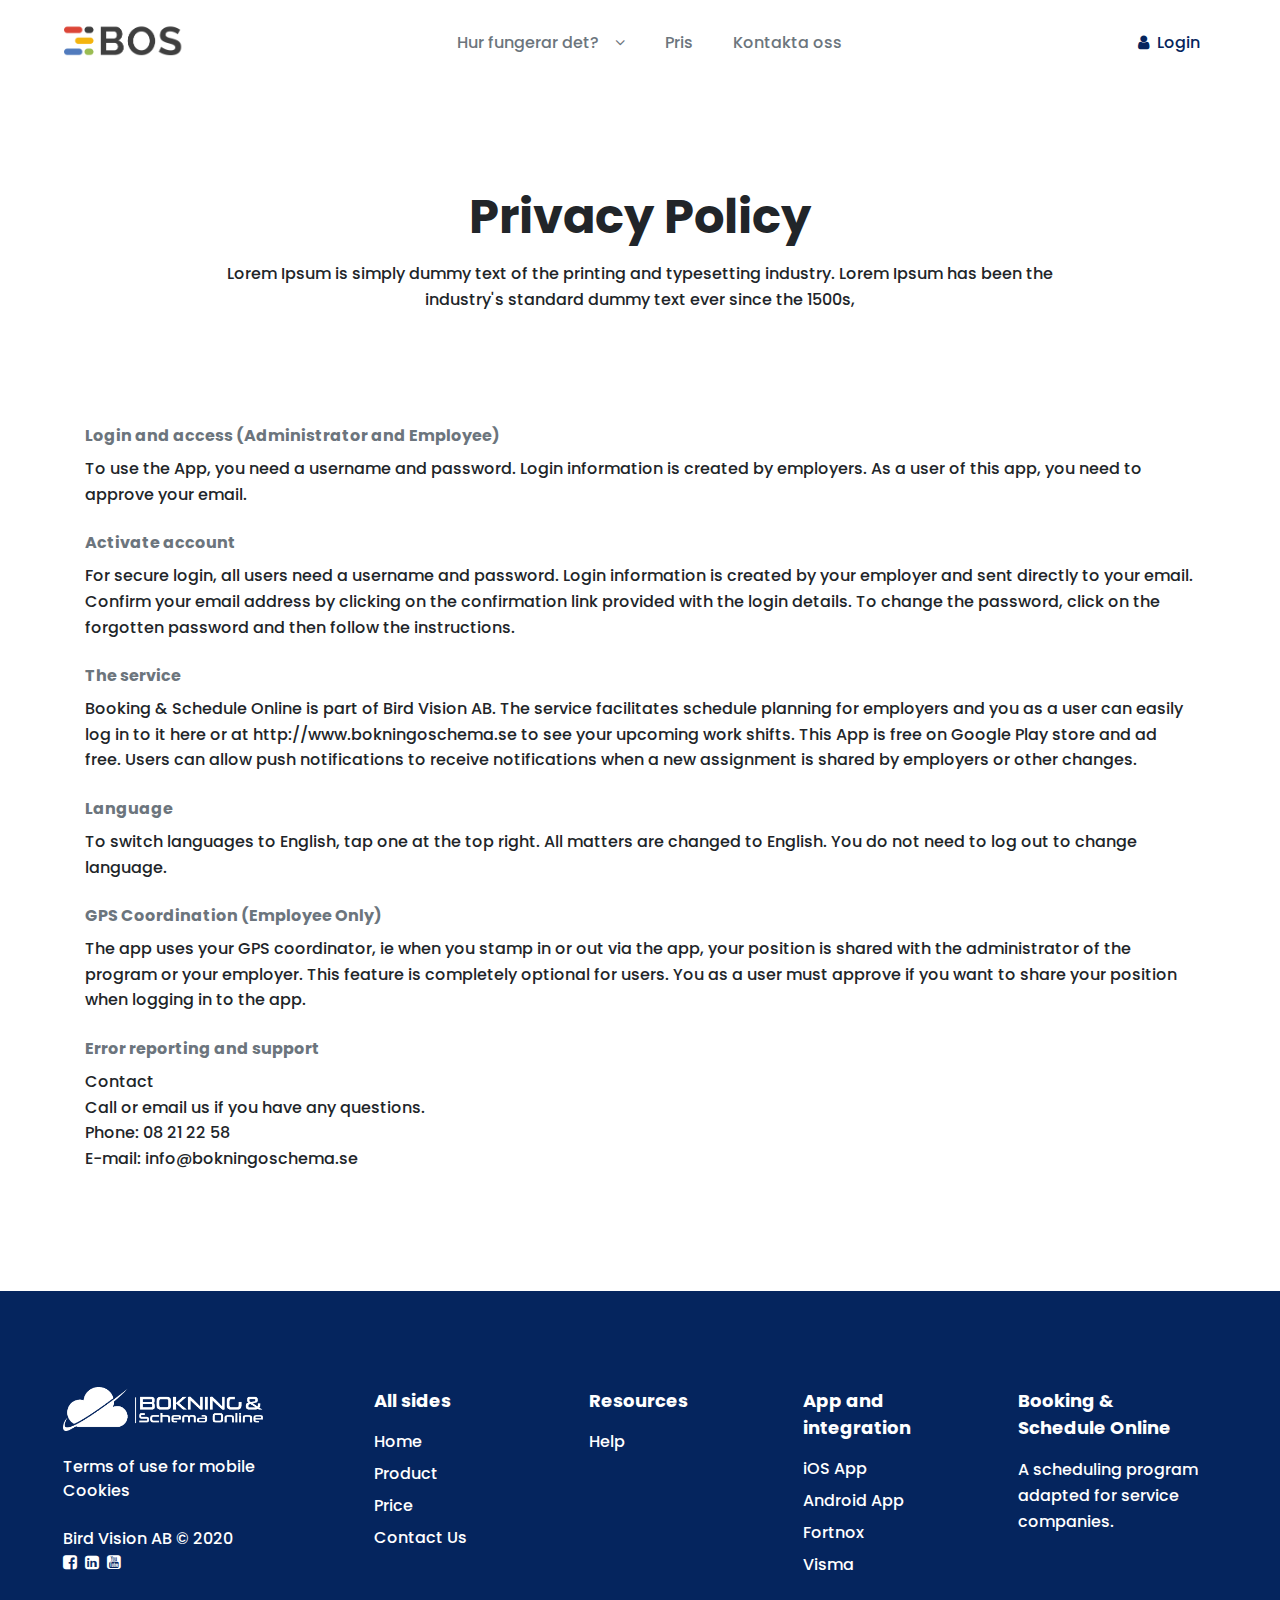
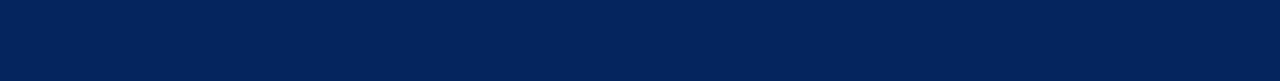
<file: privacy_policy.html>
<!DOCTYPE html>
<html>
<head>
	<title>Privacy Policy Page</title>
	<meta name="viewport" content="width=device-width, initial-scale=1.0">
	<link rel="stylesheet" href="css/bootstrap.css">
	<link rel="icon" href="images/favicon.ico" type="images/ico" sizes="16x16">
	<link rel="preconnect" href="https://fonts.gstatic.com" crossorigin>
	<link href="https://fonts.googleapis.com/css2?family=Poppins:wght@300;400;500;700&display=swap" rel="stylesheet">
	<link rel="stylesheet" type="text/css" href="https://cdnjs.cloudflare.com/ajax/libs/font-awesome/4.7.0/css/font-awesome.css">
	<link rel="stylesheet" type="text/css" href="css/style.css">
</head>
<body>
	<header class="px-lg-5 py-2">
		<nav class="navbar navbar-expand-lg navbar-light">
		  <a class="navbar-brand" href="index.html">
		  	<img src="images/bos-logo1.png" width="120px">
		  </a>
		  <button class="navbar-toggler position-relative" type="button" data-toggle="collapse" data-target="#navbarSupportedContent" aria-controls="navbarSupportedContent" aria-expanded="false" aria-label="Toggle navigation">
		    <span></span>
		    <span></span>
		    <span></span>
		  </button>

		  <div class="collapse navbar-collapse" id="navbarSupportedContent">
		    <ul class="navbar-nav mx-md-auto">
		        <li class="nav-item dropdown mr-0 mr-md-4">
	              	<a class="nav-link dropdown-toggle text-secondary d-lg-block align-items-center d-flex justify-content-between pt-4 py-lg-2" href="product.html" id="navbarDropdown" role="button" data-toggle="dropdown" aria-haspopup="true" 	aria-expanded="false">
	                	Hur fungerar det?<i class="fa fa-angle-down ml-3"></i>
	              	</a>
	              	<div class="dropdown-menu" aria-labelledby="navbarDropdown">
		                <div class="row mx-auto">
			        		<div class="col-md-6 col-12"><a class="dropdown-item text-secondary px-0" href="#"><img src="images/icons/schedule.png" title="img" width="40px" class="mr-4">Schemaläggning</a></div>
			        		<div class="col-md-6 col-12"><a class="dropdown-item text-secondary px-0" href="#"><img src="images/icons/time-managment.png" title="img" width="40px" class="mr-4">Tidrapportering</a></div>
			        	</div>
			        	<div class="row mx-auto">
			        		<div class="col-md-6 col-12"><a class="dropdown-item text-secondary px-0" href="#"><img src="images/icons/invoicing.png" title="img" width="40px" class="mr-4">Fakturering</a></div>
			        		<div class="col-md-6 col-12"><a class="dropdown-item text-secondary px-0" href="#"><img src="images/icons/punch-in-out.png" title="img" width="40px" class="mr-4">In/Utstämpling</a></div>
			        	</div>
			        	<div class="row mx-auto">
			        		<div class="col-md-6 col-12"><a class="dropdown-item text-secondary px-0" href="#"><img src="images/icons/rut-rot.png" title="img" width="40px" class="mr-4">Rut - ROT</a></div>
			        		<div class="col-md-6 col-12"><a class="dropdown-item text-secondary px-0" href="#"><img src="images/icons/integration.png" title="img" width="40px" class="mr-4">Integration</a></div>
			        	</div>
	              	</div>
		        </li>
		      <li class="nav-item active mr-0 mr-md-4">
		        <a class="nav-link text-secondary py-4 py-lg-2" href="pricing.html">Pris</a>
		      </li>
		      <li class="nav-item mr-0 mr-md-4">
		        <a class="nav-link text-secondary pb-4 py-lg-2" href="contact-us.html">Kontakta oss</a>
		      </li>
		    </ul>
		    <div class="login-user d-lg-flex align-items-center flex-row-reverse">
		    	<a href="https://app3.bokningoschema.se/#/login" title="login" class="text-primary nav-link px-0 px-md-3 text-center text-lg-left"><i class="fa fa-user text-primary mr-2" aria-hidden="true"></i>Login</a>
		    	<button onclick="location.href='https://app3.bokningoschema.se/#/register'" type="button" class="btn btn-default text-capitalize py-2 book_demo font-weight-bold mb-3 mb-md-0 rounded-pill px-4">Boka Demo</button>
		    </div>
		  </div>
		</nav>
	</header>
	<section class="py-lg-5 py-3">
		<div class="banner_section">
			<div class="container">
				<div class="text-center py-5">
					<h1 class="font-weight-bold">Privacy Policy</h1>
					<p class="w-75 mx-auto">Lorem Ipsum is simply dummy text of the printing and typesetting industry. Lorem Ipsum has been the industry's standard dummy text ever since the 1500s, </p>
				</div>
				<div class="py-5">
					<h6 class="font-weight-bold text-secondary">Login and access (Administrator and Employee)</h6>
					<p class="mb-4">To use the App, you need a username and password. Login information is created by employers. As a user of this app, you need to approve your email.</p>
					<h6 class="font-weight-bold text-secondary">Activate account</h6>
					<p class="mb-4">For secure login, all users need a username and password. Login information is created by your employer and sent directly to your email. Confirm your email address by clicking on the confirmation link provided with the login details. To change the password, click on the forgotten password and then follow the instructions.</p>
					<h6 class="font-weight-bold text-secondary">The service</h6>
					<p class="mb-4">Booking & Schedule Online is part of Bird Vision AB. The service facilitates schedule planning for employers and you as a user can easily log in to it here or at http://www.bokningoschema.se to see your upcoming work shifts. This App is free on Google Play store and ad free. Users can allow push notifications to receive notifications when a new assignment is shared by employers or other changes.</p>
					<h6 class="font-weight-bold text-secondary">Language</h6>
					<p class="mb-4">To switch languages to English, tap one at the top right. All matters are changed to English. You do not need to log out to change language.</p>
					<h6 class="font-weight-bold text-secondary">GPS Coordination (Employee Only)</h6>
					<p class="mb-4">The app uses your GPS coordinator, ie when you stamp in or out via the app, your position is shared with the administrator of the program or your employer. This feature is completely optional for users. You as a user must approve if you want to share your position when logging in to the app.</p>
					<h6 class="font-weight-bold text-secondary">Error reporting and support</h6>
					<p class="mb-4">Contact <br/>Call or email us if you have any questions.<br/>Phone: 08 21 22 58<br/>E-mail: info@bokningoschema.se</p>
				</div>
			</div>
		</div>
	</section>
	<footer class="px-lg-5 py-5 position-relative theme-color text-white">
		<div class="row mx-0 py-lg-5 py-3">
			<div class="col-md-3 col-12 text-left mb-5 mb-md-0 d-flex align-items-start justify-content-start flex-column ">
				<a href="javascript:void(0)" title="logo">
					<img src="images/footer-logo.png" class="footer-logo">
					<ul class="pl-0 list-unstyled mb-0 text-left py-4 px-3 px-md-0">
						<li>
							<a href="privacy_policy.html" title="terms" class="text-white">Terms of use for mobile</a>
						</li>
						<li>
							<a href="cookies.html" title="cookie" class="text-white">Cookies</a>
						</li>
					</ul>
				</a>
				<div class="text-left mb-3 mb-lg-0 w-100 pl-3 pl-md-0">
					Bird Vision AB © 2020
				</div>
				<div class="text-left w-100 pl-3 pl-md-0">
					<div class="social-links d-flex align-items-start  justify-content-start">
						<a href="#" title="facebook">
							<i class="fa fa-facebook-square text-white mr-2" aria-hidden="true"></i>
						</a>
						<a href="#" title="linkedin">
							<i class="fa fa-linkedin-square text-white mr-2" aria-hidden="true"></i>
						</a>
						<a href="#" title="yuotube">
							<i class="fa fa-youtube-square text-white mr-2" aria-hidden="true"></i>
						</a>
					</div>
				</div>
			</div>
			<div class="col-md-9 col-12">
				<div class="row mx-0">
					<div class="col-md-3 col-12 text-left mb-4 mb-md-0">
						<h6 class="font-weight-bold mb-3">All sides</h6>
						<ul class="pl-0 list-unstyled mb-0">
							<li class="pb-2">
								<a href="index.html" title="home" class="text-white">Home</a>
							</li>
							<li class="pb-2">
								<a href="product.html" title="product" class="text-white">Product</a>
							</li>
							<li class="pb-2">
								<a href="pricing.html" title="price" class="text-white">Price</a>
							</li>
							<li class="pb-2">
								<a href="contact.html" title="contact" class="text-white">Contact Us</a>
							</li>
						</ul>
					</div>
					<div class="col-md-3 col-12 text-left mb-4 mb-md-0">
						<h6 class="font-weight-bold mb-3">Resources</h6>
						<ul class="pl-0 list-unstyled mb-0">
							<li class="pb-2">
								<a href="#" title="help" class="text-white">Help</a>
							</li>
						</ul>
					</div>
					<div class="col-md-3 col-12 text-left mb-4 mb-md-0">
						<h6 class="font-weight-bold mb-3">App and integration</h6>
						<ul class="pl-0 list-unstyled mb-0">
							<li class="pb-2">
								<a href="https://apps.apple.com/se/app/bokning-schema-online/id1225449368" title="iOS" class="text-white">iOS App</a>
							</li>
							<li class="pb-2">
								<a href="https://play.google.com/store/apps/details?id=com.birdvision.bos" title="android" class="text-white">Android App</a>
							</li>
							<li class="pb-2">
								<a href="fortnox.html" title="fortnox" class="text-white">Fortnox</a>
							</li>
							<li class="pb-2">
								<a href="https://vismaspcs.se/produkter/bokforingsprogram/visma-eekonomi" title="lorem" class="text-white">Visma</a>
							</li>
						</ul>
					</div>
					<div class="col-md-3 col-12 text-left mb-4 mb-md-0">
						<h6 class="font-weight-bold mb-3">Booking & Schedule Online</h6>
						<p>A scheduling program adapted for service companies.</p>
					</div>
				</div>
			</div>
		</div>
	</footer>
</body>
<script src="js/jquery-3.5.1.slim.min.js"></script>
<script src="js/bootstrap.min.js"></script>
<script>
	$(window).scroll(function(){
      if ($(this).scrollTop() > 120) {
          $('header').addClass('fixed');
      } else {
          $('header').removeClass('fixed');
      }
	});
	$(".navbar-toggler").click(function(){
		$("body").toggleClass("overflow-hidden");
	});
</script>
</html>
</file>
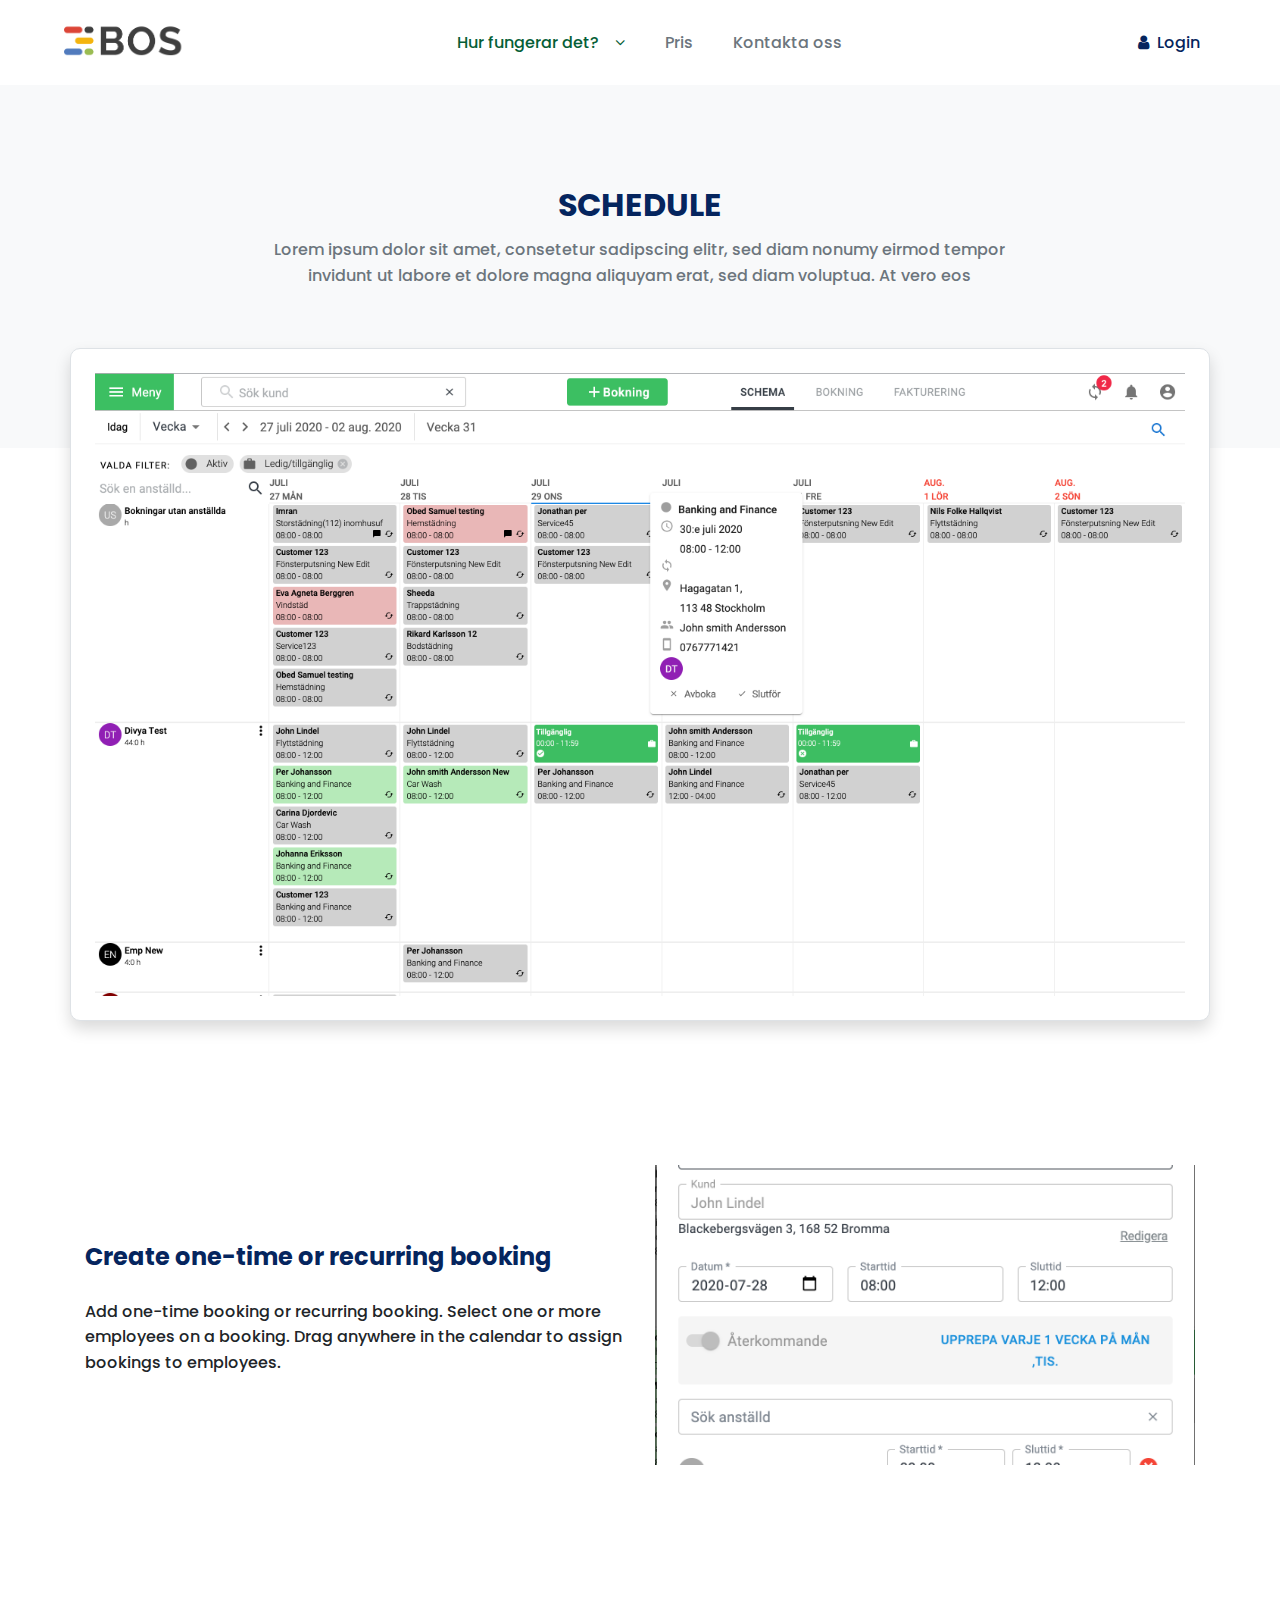
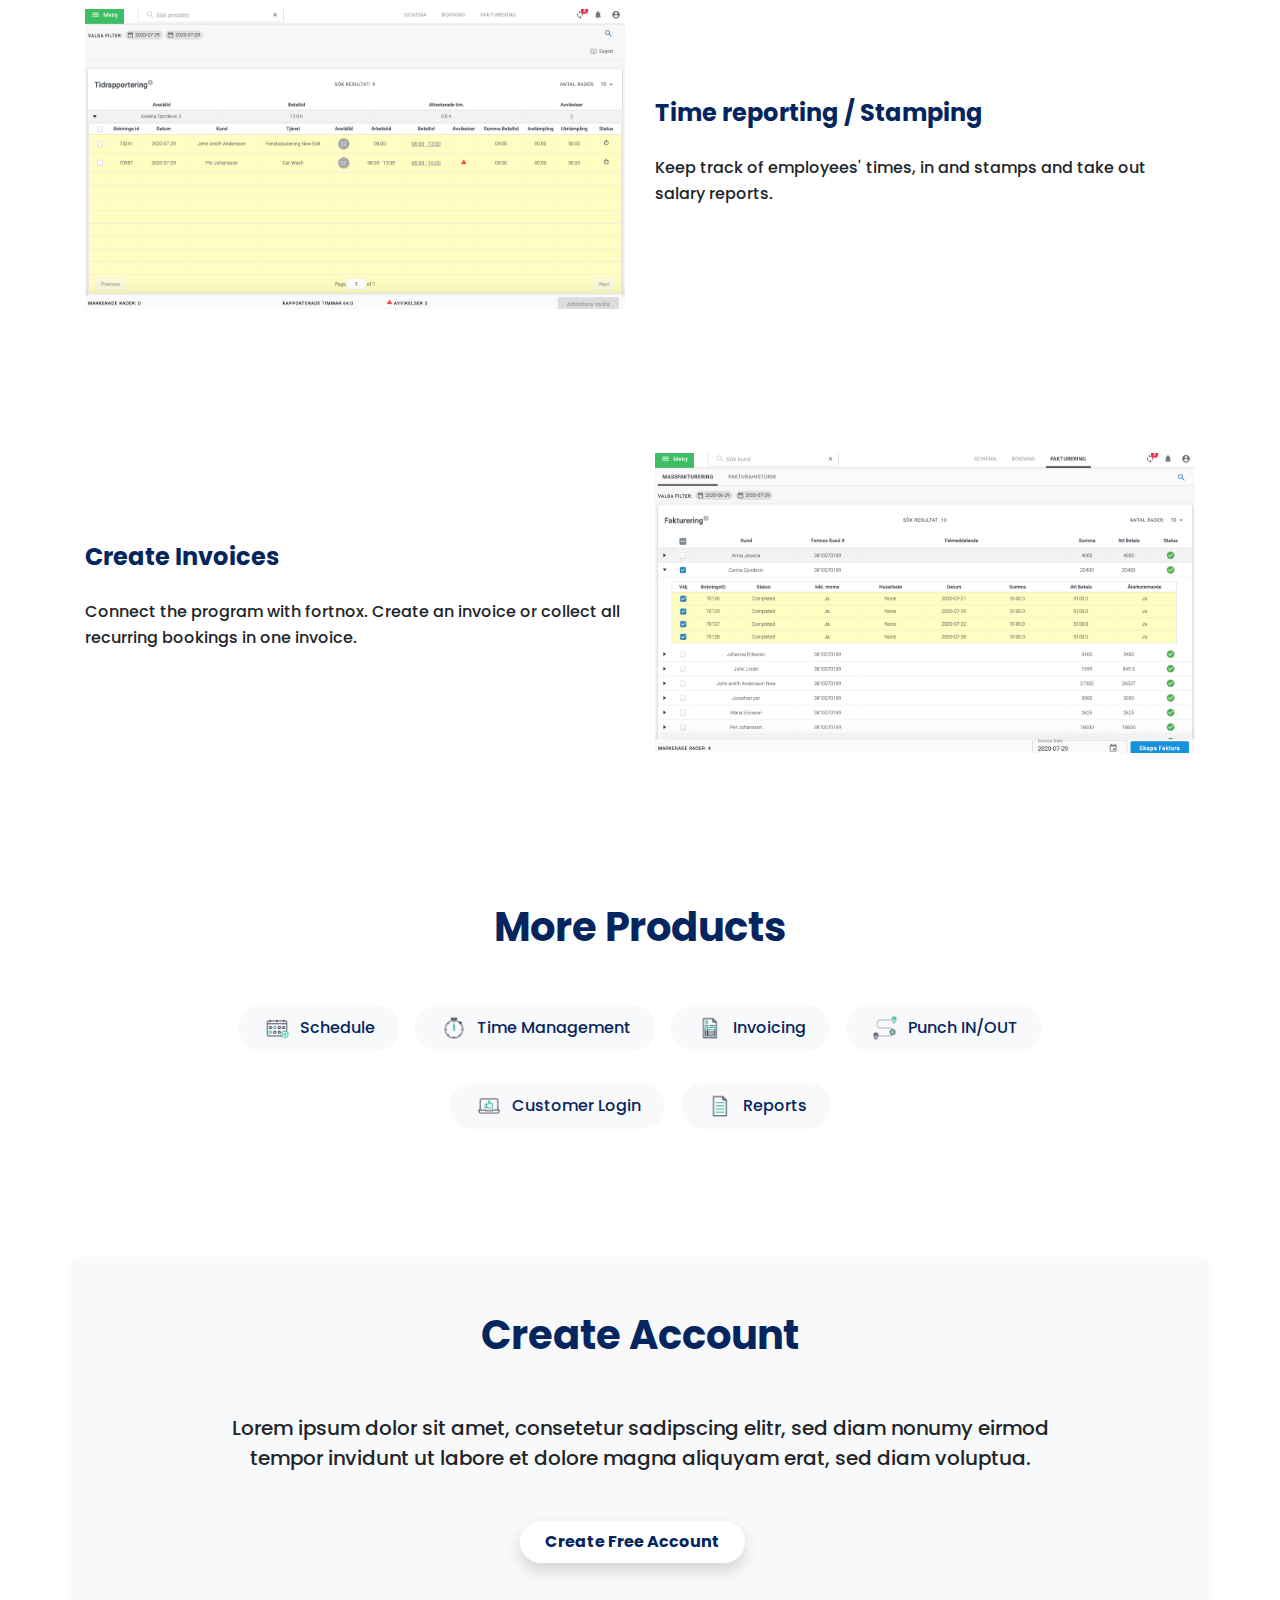
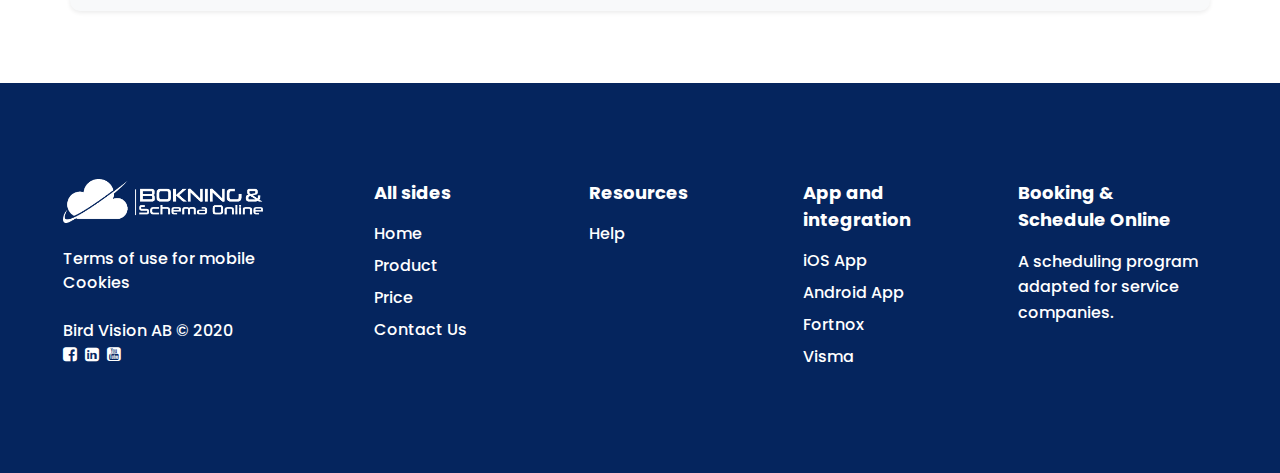
<file: product.html>
<!DOCTYPE html>
<html>
<head>
	<title>Product Page</title>
	<meta name="viewport" content="width=device-width, initial-scale=1.0">
	<link rel="stylesheet" href="css/bootstrap.css">
	<link rel="icon" href="images/favicon.ico" type="images/ico" sizes="16x16">
	<link rel="preconnect" href="https://fonts.gstatic.com" crossorigin>
	<link href="https://fonts.googleapis.com/css2?family=Poppins:wght@300;400;500;700&display=swap" rel="stylesheet">
	<link rel="stylesheet" type="text/css" href="https://cdnjs.cloudflare.com/ajax/libs/font-awesome/4.7.0/css/font-awesome.css">
	<link rel="stylesheet" type="text/css" href="css/style.css">
</head>
<body>
	<header class="px-lg-5 py-2">
		<nav class="navbar navbar-expand-lg navbar-light">
		  <a class="navbar-brand" href="index.html">
		  	<img src="images/bos-logo1.png" width="120px">
		  </a>
		  <button class="navbar-toggler position-relative" type="button" data-toggle="collapse" data-target="#navbarSupportedContent" aria-controls="navbarSupportedContent" aria-expanded="false" aria-label="Toggle navigation">
		    <span></span>
		    <span></span>
		    <span></span>
		  </button>

		  <div class="collapse navbar-collapse" id="navbarSupportedContent">
		    <ul class="navbar-nav mx-md-auto">
		        <li class="nav-item dropdown mr-0 mr-md-4">
	              	<a class="nav-link dropdown-toggle text-secondary d-lg-block align-items-center d-flex justify-content-between pt-4 py-lg-2 active" href="product.html" id="navbarDropdown" role="button" data-toggle="dropdown" aria-haspopup="true" 	aria-expanded="false">
	                	Hur fungerar det?<i class="fa fa-angle-down ml-3"></i>
	              	</a>
	              	<div class="dropdown-menu" aria-labelledby="navbarDropdown">
		                <div class="row mx-auto">
			        		<div class="col-md-6 col-12"><a class="dropdown-item text-secondary px-0" href="#"><img src="images/icons/schedule.png" title="img" width="40px" class="mr-4">Schemaläggning</a></div>
			        		<div class="col-md-6 col-12"><a class="dropdown-item text-secondary px-0" href="#"><img src="images/icons/time-managment.png" title="img" width="40px" class="mr-4">Tidrapportering</a></div>
			        	</div>
			        	<div class="row mx-auto">
			        		<div class="col-md-6 col-12"><a class="dropdown-item text-secondary px-0" href="#"><img src="images/icons/invoicing.png" title="img" width="40px" class="mr-4">Fakturering</a></div>
			        		<div class="col-md-6 col-12"><a class="dropdown-item text-secondary px-0" href="#"><img src="images/icons/punch-in-out.png" title="img" width="40px" class="mr-4">In/Utstämpling</a></div>
			        	</div>
			        	<div class="row mx-auto">
			        		<div class="col-md-6 col-12"><a class="dropdown-item text-secondary px-0" href="#"><img src="images/icons/rut-rot.png" title="img" width="40px" class="mr-4">Rut - ROT</a></div>
			        		<div class="col-md-6 col-12"><a class="dropdown-item text-secondary px-0" href="#"><img src="images/icons/integration.png" title="img" width="40px" class="mr-4">Integration</a></div>
			        	</div>
	              	</div>
		        </li>
		      <li class="nav-item active mr-0 mr-md-4">
		        <a class="nav-link text-secondary py-4 py-lg-2" href="pricing.html">Pris</a>
		      </li>
		      <li class="nav-item mr-0 mr-md-4">
		        <a class="nav-link text-secondary pb-4 py-lg-2" href="contact-us.html">Kontakta oss</a>
		      </li>
		    </ul>
		    <div class="login-user d-lg-flex align-items-center flex-row-reverse">
		    	<a href="https://app3.bokningoschema.se/#/login" title="login" class="text-primary nav-link px-0 px-md-3 text-center text-lg-left"><i class="fa fa-user text-primary mr-2" aria-hidden="true"></i>Login</a>
		    	<button onclick="location.href='https://app3.bokningoschema.se/#/register'" type="button" class="btn btn-default text-capitalize py-2 book_demo font-weight-bold mb-3 mb-md-0 rounded-pill px-4">Boka Demo</button>
		    </div>
		  </div>
		</nav>
	</header>
	<section class="py-lg-5 py-3 bg-light">
		<div class="banner_section pb-5 text-center">
			<div class="row mx-0">
				<div class="col-md-10 col-12 mx-auto py-5">
					<h2 class="font-weight-bold text-uppercase text-primary">Schedule</h2>
					<p class="w-75 mx-auto text-secondary">Lorem ipsum dolor sit amet, consetetur sadipscing elitr, sed diam nonumy eirmod tempor invidunt ut labore et dolore magna aliquyam erat, sed diam voluptua. At vero eos</p>
				</div>
			</div>
		</div>
	</section>
	<section class=" inner-product-section pb-5">
		<div class="border shadow p-4 inner-product-content bg-white container">
			<img src="images/Calendar-website-image.png" width="100%">
		</div>
	</section>
	<section class="py-5">
		<div class="container">
			<div class="row py-5 mb-5">
				<div class="col-md-6 col-12 d-flex align-items-start flex-column justify-content-center">
					<h4 class="font-weight-bold mb-4 text-primary">Create one-time or recurring booking</h4>
					<p>Add one-time booking or recurring booking. Select one or more employees on a booking. Drag anywhere in the calendar to assign bookings to employees.</p>
				</div>
				<div class="col-md-6 col-12">
					<div class="product_img">
						<img src="images/Booking-modal-1.png" class="w-100 h-100">
					</div>
				</div>
			</div>
			<div class="row py-5 mb-5">
				<div class="col-md-6 col-12">
					<div class="product_img">
						<img src="images/punch-in-out.png" class="w-100 h-100">
					</div>
				</div>
				<div class="col-md-6 col-12 d-flex align-items-start flex-column justify-content-center">
					<h4 class="font-weight-bold mb-4 text-primary">Time reporting / Stamping</h4>
					<p>Keep track of employees' times, in and stamps and take out salary reports.</p>
				</div>
			</div>
			<div class="row py-5 mb-5">
				<div class="col-md-6 col-12 d-flex align-items-start flex-column justify-content-center">
					<h4 class="font-weight-bold mb-4 text-primary">Create Invoices</h4>
					<p>Connect the program with fortnox. Create an invoice or collect all recurring bookings in one invoice.</p>
				</div>
				<div class="col-md-6 col-12">
					<div class="product_img">
						<img src="images/Invoices-1.png" class="w-100 h-100">
					</div>
				</div>
			</div>	
		</div>
	</section>
	<section>
		<div class="more_products container pb-5">
			<h3 class="mb-5 font-weight-bold text-primary text-center">More Products</h3>
			<ul class="links-block--links d-flex flex-row flex-wrap justify-content-center align-items-center pl-0">
	            
	            <li class="list-unstyled rounded-pill px-4 py-2 bg-light mb-3 mx-2 d-flex">
			    	<a class="d-inline-flex justify-content-center font-semibold flex-row align-items-center text-primary" href="#">
			    		<img src="images/apoinment.png" width="30px" class="mr-2">
			    		<span>Schedule</span>
			    	</a>
			    </li>
			    <li class="list-unstyled rounded-pill px-4 py-2 bg-light mb-3 mx-2 d-flex">
			    	<a class="d-inline-flex justify-content-center font-semibold flex-row align-items-center text-primary" href="#">
			    		<img src="images/timer.png" width="30px" class="mr-2">
			    		<span>Time Management</span>
			    	</a>
			    </li>
			    <li class="list-unstyled rounded-pill px-4 py-2 bg-light mb-3 mx-2 d-flex">
			    	<a class="d-inline-flex justify-content-center font-semibold flex-row align-items-center text-primary" href="#">
			    		<img src="images/invoice.png" width="30px" class="mr-2">
			    		<span>Invoicing</span>
			    	</a>
			    </li>
			    <li class="list-unstyled rounded-pill px-4 py-2 bg-light mb-3 mx-2 d-flex">
			    	<a class="d-inline-flex justify-content-center font-semibold flex-row align-items-center text-primary" href="#">
			    		<img src="images/in-out.png" width="30px" class="mr-2">
			    		<span>Punch IN/OUT</span>
			    	</a>
			    </li>
			</ul>
			<ul class="links-block--links d-flex flex-row flex-wrap justify-content-center align-items-center pl-0">
			    <li class="list-unstyled rounded-pill px-4 py-2 bg-light mb-3 mx-2 d-flex">
			    	<a class="d-inline-flex justify-content-center font-semibold flex-row align-items-center text-primary" href="#">
			    		<img src="images/login-customer.png" width="30px" class="mr-2">
			    		<span>Customer Login</span>
			    	</a>
			    </li>
			    <li class="list-unstyled rounded-pill px-4 py-2 bg-light mb-3 mx-2 d-flex">
			    	<a class="d-inline-flex justify-content-center font-semibold flex-row align-items-center text-primary" href="#">
			    		<img src="images/report.png" width="30px" class="mr-2">
			    		<span>Reports</span>
			    	</a>
			    </li>

	            
	        </ul>
		</div>
	</section>
	<section class="py-5 mb-4">
		<div class="container text-center py-5 bg-light shadow-sm br-10">
			<h3 class="mb-5 font-weight-bold text-primary text-center">Create Account</h3>
			<h5 class="mb-5 w-75 mx-auto">Lorem ipsum dolor sit amet, consetetur sadipscing elitr, sed diam nonumy eirmod tempor invidunt ut labore et dolore magna aliquyam erat, sed diam voluptua.</h5>
			<button onclick="location.href='https://app3.bokningoschema.se/#/register'" type="button" class="btn btn-default text-capitalize shadow mr-3 bg-white text-primary py-2 px-4 font-weight-bold mb-3 mb-md-0 rounded-pill">create free account</button>
		</div>
	</section>
	<footer class="px-lg-5 py-5 position-relative theme-color text-white">
		<div class="row mx-0 py-lg-5 py-3">
			<div class="col-md-3 col-12 text-left mb-5 mb-md-0 d-flex align-items-start justify-content-start flex-column ">
				<a href="javascript:void(0)" title="logo">
					<img src="images/footer-logo.png" class="footer-logo">
					<ul class="pl-0 list-unstyled mb-0 text-left py-4 px-3 px-md-0">
						<li>
							<a href="privacy_policy.html" title="terms" class="text-white">Terms of use for mobile</a>
						</li>
						<li>
							<a href="cookies.html" title="cookie" class="text-white">Cookies</a>
						</li>
					</ul>
				</a>
				<div class="text-left mb-3 mb-lg-0 w-100 pl-3 pl-md-0">
					Bird Vision AB © 2020
				</div>
				<div class="text-left w-100 pl-3 pl-md-0">
					<div class="social-links d-flex align-items-start  justify-content-start">
						<a href="#" title="facebook">
							<i class="fa fa-facebook-square text-white mr-2" aria-hidden="true"></i>
						</a>
						<a href="#" title="linkedin">
							<i class="fa fa-linkedin-square text-white mr-2" aria-hidden="true"></i>
						</a>
						<a href="#" title="yuotube">
							<i class="fa fa-youtube-square text-white mr-2" aria-hidden="true"></i>
						</a>
					</div>
				</div>
			</div>
			<div class="col-md-9 col-12">
				<div class="row mx-0">
					<div class="col-md-3 col-12 text-left mb-4 mb-md-0">
						<h6 class="font-weight-bold mb-3">All sides</h6>
						<ul class="pl-0 list-unstyled mb-0">
							<li class="pb-2">
								<a href="index.html" title="home" class="text-white">Home</a>
							</li>
							<li class="pb-2">
								<a href="product.html" title="product" class="text-white">Product</a>
							</li>
							<li class="pb-2">
								<a href="pricing.html" title="price" class="text-white">Price</a>
							</li>
							<li class="pb-2">
								<a href="contact.html" title="contact" class="text-white">Contact Us</a>
							</li>
						</ul>
					</div>
					<div class="col-md-3 col-12 text-left mb-4 mb-md-0">
						<h6 class="font-weight-bold mb-3">Resources</h6>
						<ul class="pl-0 list-unstyled mb-0">
							<li class="pb-2">
								<a href="#" title="help" class="text-white">Help</a>
							</li>
						</ul>
					</div>
					<div class="col-md-3 col-12 text-left mb-4 mb-md-0">
						<h6 class="font-weight-bold mb-3">App and integration</h6>
						<ul class="pl-0 list-unstyled mb-0">
							<li class="pb-2">
								<a href="https://apps.apple.com/se/app/bokning-schema-online/id1225449368" title="iOS" class="text-white">iOS App</a>
							</li>
							<li class="pb-2">
								<a href="https://play.google.com/store/apps/details?id=com.birdvision.bos" title="android" class="text-white">Android App</a>
							</li>
							<li class="pb-2">
								<a href="fortnox.html" title="fortnox" class="text-white">Fortnox</a>
							</li>
							<li class="pb-2">
								<a href="https://vismaspcs.se/produkter/bokforingsprogram/visma-eekonomi" title="lorem" class="text-white">Visma</a>
							</li>
						</ul>
					</div>
					<div class="col-md-3 col-12 text-left mb-4 mb-md-0">
						<h6 class="font-weight-bold mb-3">Booking & Schedule Online</h6>
						<p>A scheduling program adapted for service companies.</p>
					</div>
				</div>
			</div>
		</div>
	</footer>
</body>
<script src="js/jquery-3.5.1.slim.min.js"></script>
<script src="js/bootstrap.min.js"></script>
<script>
	$(window).scroll(function(){
      if ($(this).scrollTop() > 120) {
          $('header').addClass('fixed');
      } else {
          $('header').removeClass('fixed');
      }
	});
	$(".navbar-toggler").click(function(){
		$("body").toggleClass("overflow-hidden");
	});
</script>
</html>
</file>
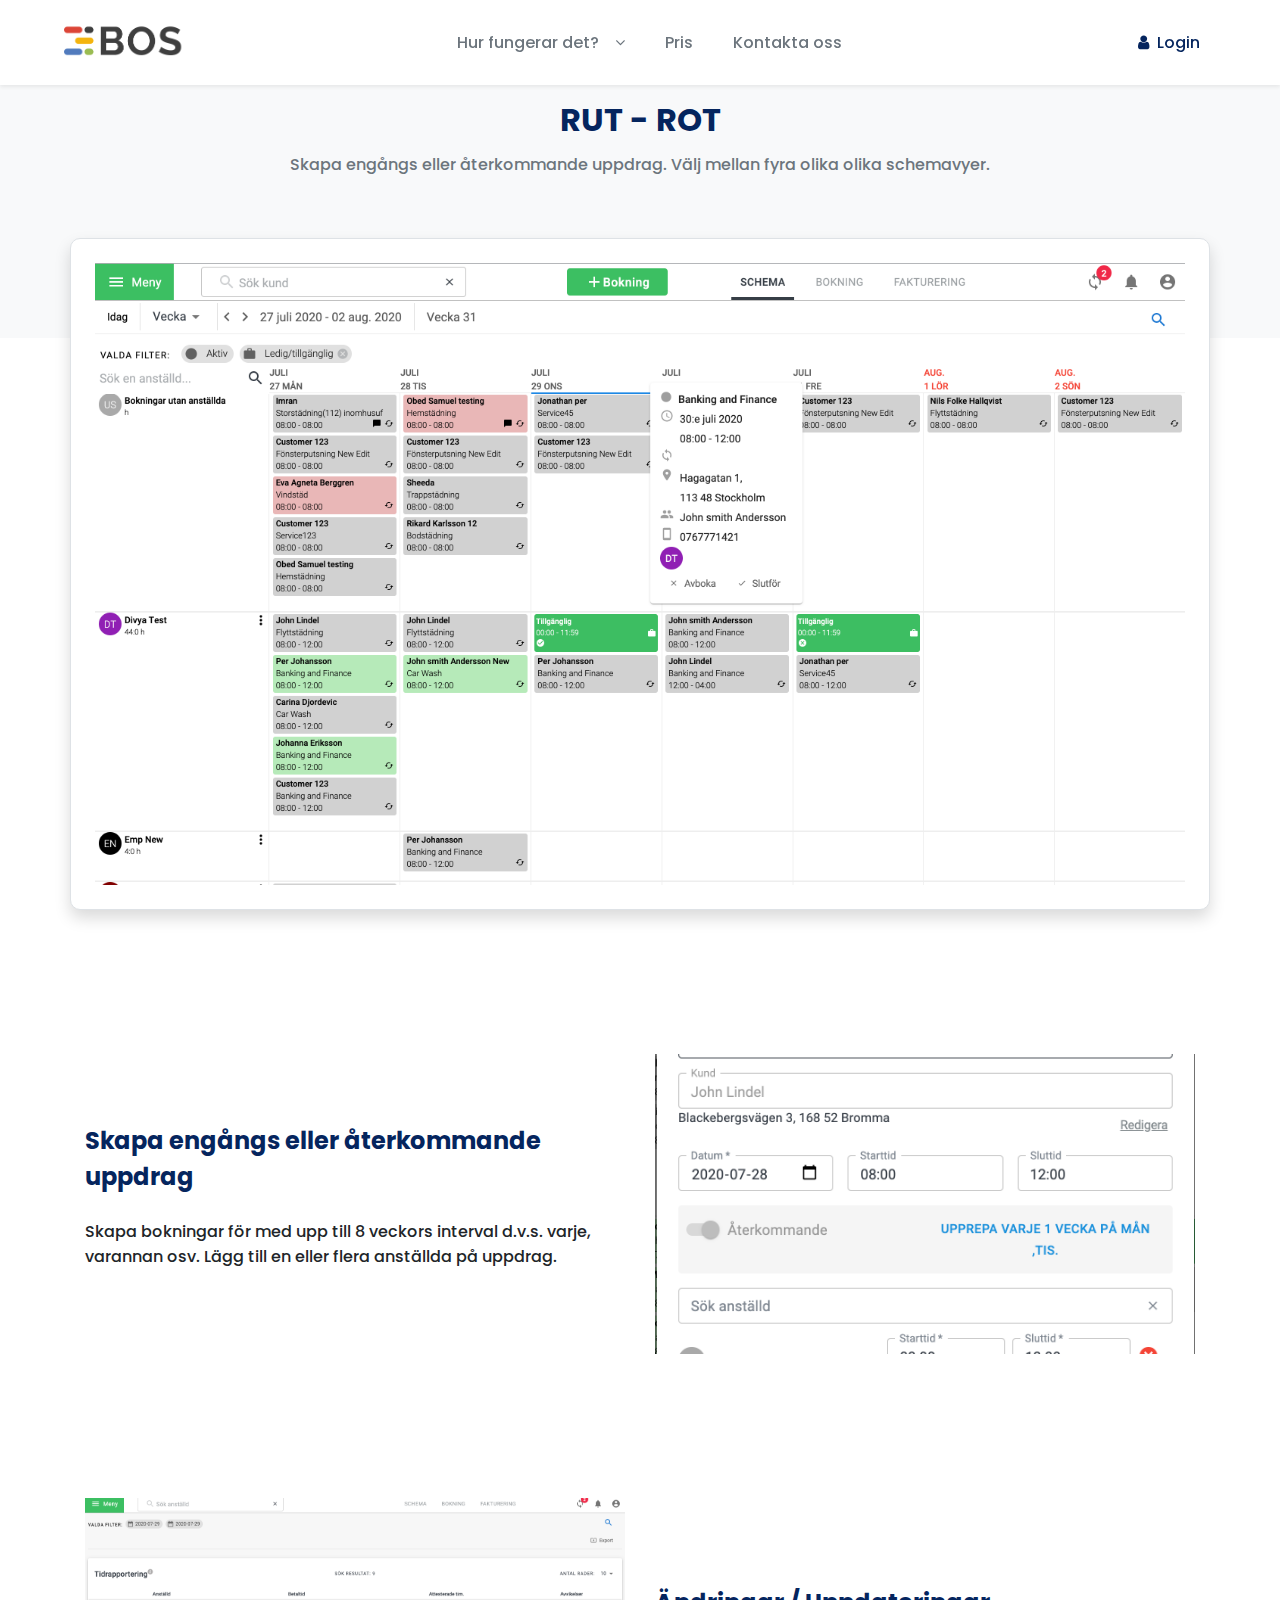
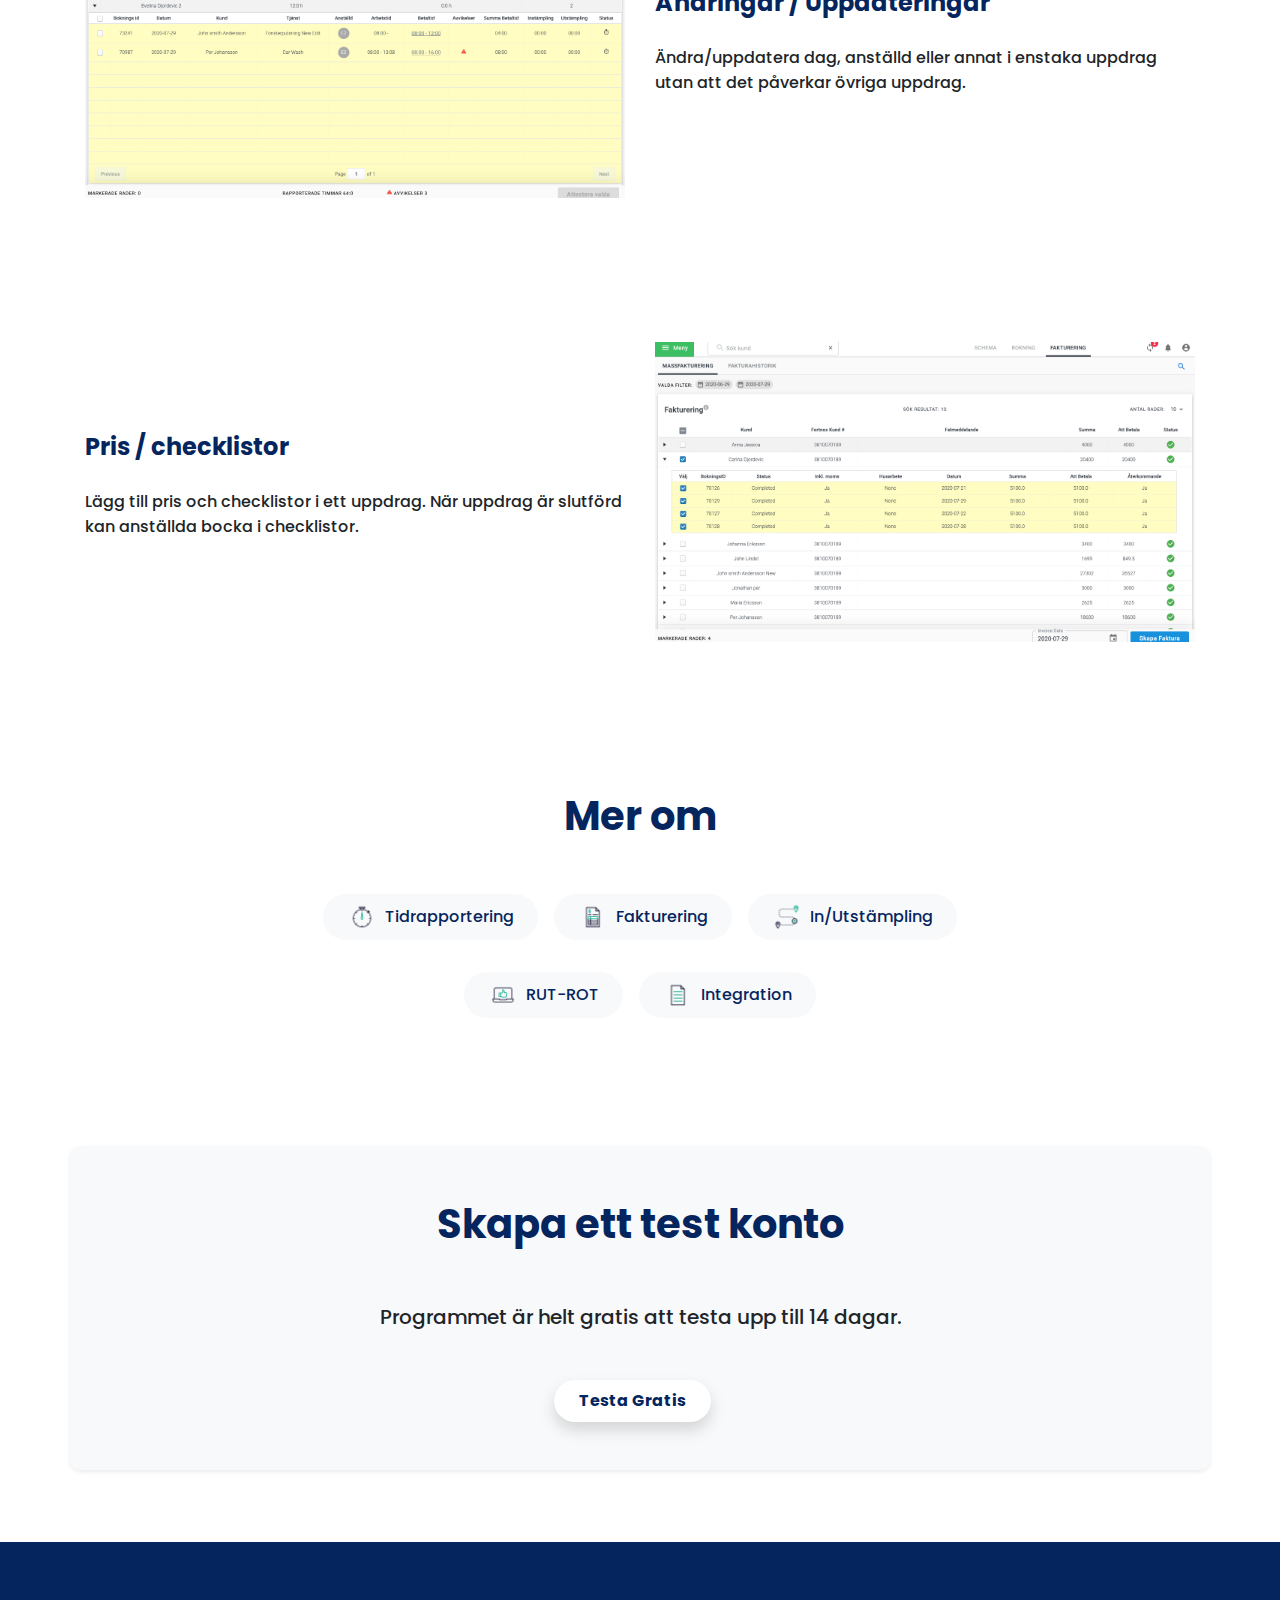
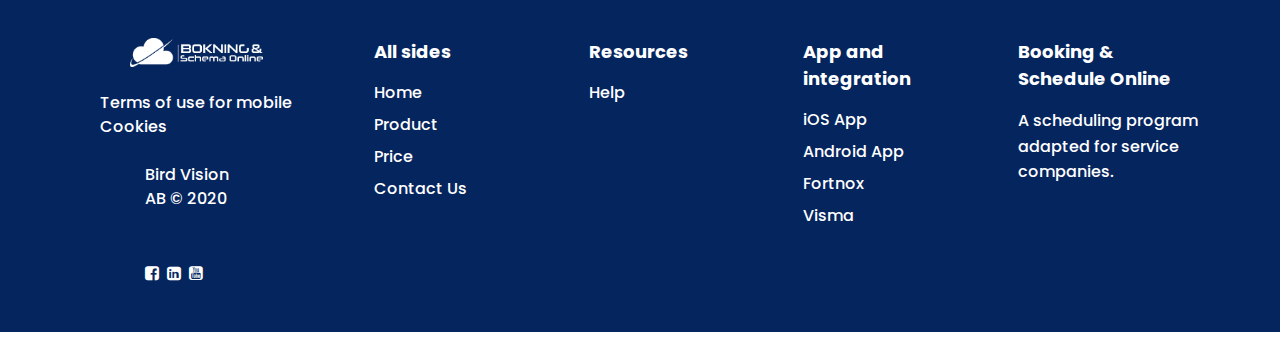
<file: rut_rot.html>
<!DOCTYPE html>
<html>
<head>
	<title>Product Page</title>
	<meta name="viewport" content="width=device-width, initial-scale=1.0">
	<link rel="stylesheet" href="css/bootstrap.css">
	<link rel="icon" href="images/favicon.ico" type="images/ico" sizes="16x16">
	<link rel="preconnect" href="https://fonts.gstatic.com" crossorigin>
	<link href="https://fonts.googleapis.com/css2?family=Poppins:wght@300;400;500;700&display=swap" rel="stylesheet">
	<link rel="stylesheet" type="text/css" href="https://cdnjs.cloudflare.com/ajax/libs/font-awesome/4.7.0/css/font-awesome.css">
	<link rel="stylesheet" type="text/css" href="css/style.css">
</head>
<body>
	<header class="position-fixed bg-white shadow-sm w-100 px-lg-5 py-2">
		<nav class="navbar navbar-expand-lg navbar-light">
		  <a class="navbar-brand" href="index.html">
		  	<img src="images/bos-logo1.png" width="120px">
		  </a>
		  <button class="navbar-toggler position-relative" type="button" data-toggle="collapse" data-target="#navbarSupportedContent" aria-controls="navbarSupportedContent" aria-expanded="false" aria-label="Toggle navigation">
		    <span></span>
		    <span></span>
		    <span></span>
		  </button>

		  <div class="collapse navbar-collapse" id="navbarSupportedContent">
		    <ul class="navbar-nav mx-md-auto">
		        <li class="nav-item dropdown mr-0 mr-md-4">
	              	<a class="nav-link dropdown-toggle text-secondary d-lg-block d-flex justify-content-between pt-4 py-lg-2" href="product.html" id="navbarDropdown" role="button" data-toggle="dropdown" aria-haspopup="true" 	aria-expanded="false">
	                	Hur fungerar det?<i class="fa fa-angle-down ml-3"></i>
	              	</a>
	              	<div class="dropdown-menu" aria-labelledby="navbarDropdown">
		                <div class="d-lg-flex">
			        		<div><a class="dropdown-item text-secondary" href="#"><img src="images/icons/schedule.png" title="img" width="40px" class="mr-4">Schemaläggning</a></div>
			        		<div><a class="dropdown-item text-secondary" href="#"><img src="images/icons/time-managment.png" title="img" width="40px" class="mr-4">Tidrapportering</a></div>
			        	</div>
			        	<div class="d-lg-flex justify-content-between">
			        		<div><a class="dropdown-item text-secondary" href="#"><img src="images/icons/invoicing.png" title="img" width="40px" class="mr-4">Fakturering</a></div>
			        		<div><a class="dropdown-item text-secondary" href="#"><img src="images/icons/punch-in-out.png" title="img" width="40px" class="mr-4">In/Utstämpling</a></div>
			        	</div>
			        	<div class="d-lg-flex justify-content-between">
			        		<div><a class="dropdown-item text-secondary" href="#"><img src="images/icons/rut-rot.png" title="img" width="40px" class="mr-4">Rut - ROT</a></div>
			        		<div><a class="dropdown-item text-secondary" href="#"><img src="images/icons/integration.png" title="img" width="40px" class="mr-4">Integration</a></div>
			        	</div>
	              	</div>
		        </li>
		      <li class="nav-item active mr-0 mr-md-4">
		        <a class="nav-link text-secondary py-4 py-lg-2" href="pricing.html">Pris</a>
		      </li>
		      <li class="nav-item mr-0 mr-md-4">
		        <a class="nav-link text-secondary pb-4 py-lg-2" href="contact-us.html">Kontakta oss</a>
		      </li>
		    </ul>
		    <div class="login-user d-lg-flex align-items-center flex-row-reverse">
		    	<a href="https://app3.bokningoschema.se/#/login" title="login" class="text-primary nav-link px-0 px-md-3 text-center text-lg-left"><i class="fa fa-user text-primary mr-2" aria-hidden="true"></i>Login</a>
		    	<button onclick="location.href='https://app3.bokningoschema.se/#/register'" type="button" class="btn btn-default text-capitalize py-2 book_demo font-weight-bold mb-3 mb-md-0 rounded-pill px-4">Boka Demo</button>
		    </div>
		  </div>
		</nav>
	</header>
	<section class="py-lg-5 py-3 bg-light">
		<div class="banner_section pb-5 text-center">
			<div class="row mx-0">
				<div class="col-md-10 col-12 mx-auto py-5">
					<h2 class="font-weight-bold text-uppercase text-primary">RUT - ROT</h2>
					<p class="w-75 mx-auto text-secondary lh-1">
                        Skapa engångs eller återkommande uppdrag. Välj mellan fyra olika olika schemavyer.
                    </p>
				</div>
			</div>
		</div>
	</section>
	<section class=" inner-product-section pb-5">
		<div class="border shadow p-4 inner-product-content bg-white container">
			<img src="images/Calendar-website-image.png" width="100%">
		</div>
	</section>
	<section class="py-5">
		<div class="container">
			<div class="row py-5 mb-5">
				<div class="col-md-6 col-12 d-flex align-items-start flex-column justify-content-center">
					<h4 class="font-weight-bold mb-4 text-primary">Skapa engångs eller återkommande uppdrag</h4>
					<p>Skapa bokningar för med upp till 8 veckors interval d.v.s. varje, varannan osv. Lägg till en eller flera anställda på uppdrag.</p>
				</div>
				<div class="col-md-6 col-12">
					<div class="product_img">
						<img src="images/Booking-modal-1.png" class="w-100 h-100">
					</div>
				</div>
			</div>
			<div class="row py-5 mb-5">
				<div class="col-md-6 col-12">
					<div class="product_img">
						<img src="images/punch-in-out.png" class="w-100 h-100">
					</div>
				</div>
				<div class="col-md-6 col-12 d-flex align-items-start flex-column justify-content-center">
					<h4 class="font-weight-bold mb-4 text-primary">Ändringar / Uppdateringar</h4>
					<p>Ändra/uppdatera dag, anställd eller annat i enstaka uppdrag utan att det påverkar övriga uppdrag.</p>
				</div>
			</div>
			<div class="row py-5 mb-5">
				<div class="col-md-6 col-12 d-flex align-items-start flex-column justify-content-center">
					<h4 class="font-weight-bold mb-4 text-primary">Pris / checklistor</h4>
					<p>Lägg till pris och checklistor i ett uppdrag. När uppdrag är slutförd kan anställda bocka i checklistor.</p>
				</div>
				<div class="col-md-6 col-12">
					<div class="product_img">
						<img src="images/Invoices-1.png" class="w-100 h-100">
					</div>
				</div>
			</div>	
		</div>
	</section>
	<section>
		<div class="more_products container pb-5">
			<h3 class="mb-5 font-weight-bold text-primary text-center">Mer om</h3>
			<ul class="links-block--links d-flex flex-row flex-wrap justify-content-center align-items-center pl-0">
	            
			    <li class="list-unstyled rounded-pill px-4 py-2 bg-light mb-3 mx-2 d-flex">
			    	<a class="d-inline-flex justify-content-center font-semibold flex-row align-items-center text-primary" href="#">
			    		<img src="images/timer.png" width="30px" class="mr-2">
			    		<span>Tidrapportering</span>
			    	</a>
			    </li>
			    <li class="list-unstyled rounded-pill px-4 py-2 bg-light mb-3 mx-2 d-flex">
			    	<a class="d-inline-flex justify-content-center font-semibold flex-row align-items-center text-primary" href="#">
			    		<img src="images/invoice.png" width="30px" class="mr-2">
			    		<span>Fakturering</span>
			    	</a>
			    </li>
			    <li class="list-unstyled rounded-pill px-4 py-2 bg-light mb-3 mx-2 d-flex">
			    	<a class="d-inline-flex justify-content-center font-semibold flex-row align-items-center text-primary" href="#">
			    		<img src="images/in-out.png" width="30px" class="mr-2">
			    		<span>In/Utstämpling</span>
			    	</a>
			    </li>
			</ul>
			<ul class="links-block--links d-flex flex-row flex-wrap justify-content-center align-items-center pl-0">
			    <li class="list-unstyled rounded-pill px-4 py-2 bg-light mb-3 mx-2 d-flex">
			    	<a class="d-inline-flex justify-content-center font-semibold flex-row align-items-center text-primary" href="#">
			    		<img src="images/login-customer.png" width="30px" class="mr-2">
			    		<span>RUT-ROT</span>
			    	</a>
			    </li>
			    <li class="list-unstyled rounded-pill px-4 py-2 bg-light mb-3 mx-2 d-flex">
			    	<a class="d-inline-flex justify-content-center font-semibold flex-row align-items-center text-primary" href="#">
			    		<img src="images/report.png" width="30px" class="mr-2">
			    		<span>Integration</span>
			    	</a>
			    </li>

	            
	        </ul>
		</div>
	</section>
	<section class="py-5 mb-4">
		<div class="container text-center py-5 bg-light shadow-sm br-10">
			<h3 class="mb-5 font-weight-bold text-primary text-center">Skapa ett test konto</h3>
			<h5 class="mb-5 w-75 mx-auto">Programmet är helt gratis att testa upp till 14 dagar.</h5>
			<button onclick="location.href='https://app3.bokningoschema.se/#/register'" type="button" class="btn btn-default text-capitalize shadow mr-3 bg-white text-primary py-2 px-4 font-weight-bold mb-3 mb-md-0 rounded-pill">Testa gratis</button>
		</div>
	</section>
	<footer class="p-md-5 position-relative theme-color text-white">
		<div class="row mx-0 py-lg-5 py-3">
			<div class="col-md-3 col-12 text-center mb-5 mb-md-0 d-flex align-items-center justify-content-between flex-column">
				<a href="javascript:void(0)" title="logo">
					<img src="images/footer-logo.png" width="50%">
					<ul class="pl-0 list-unstyled mb-0 text-md-left text-center py-4">
						<li>
							<a href="privacy_policy.html" title="terms" class="text-white">Terms of use for mobile</a>
						</li>
						<li>
							<a href="cookies.html" title="cookie" class="text-white">Cookies</a>
						</li>
					</ul>
				</a>
				<div class="col-md-6 col-12 text-md-left text-center mb-3 mb-lg-0">
					Bird Vision AB © 2020
				</div>
				<div class="col-md-6 col-12 text-md-left text-center">
					<div class="social-links d-flex align-items-center justify-content-md-start justify-content-center">
						<a href="#" title="facebook">
							<i class="fa fa-facebook-square text-white mr-2" aria-hidden="true"></i>
						</a>
						<a href="#" title="linkedin">
							<i class="fa fa-linkedin-square text-white mr-2" aria-hidden="true"></i>
						</a>
						<a href="#" title="yuotube">
							<i class="fa fa-youtube-square text-white mr-2" aria-hidden="true"></i>
						</a>
					</div>
				</div>
			</div>
			<div class="col-md-9 col-12">
				<div class="row mx-0">
					<div class="col-md-3 col-6 text-center text-md-left mb-4 mb-md-0">
						<h6 class="font-weight-bold mb-3">All sides</h6>
						<ul class="pl-0 list-unstyled mb-0">
							<li class="pb-2">
								<a href="index.html" title="home" class="text-white">Home</a>
							</li>
							<li class="pb-2">
								<a href="product.html" title="product" class="text-white">Product</a>
							</li>
							<li class="pb-2">
								<a href="pricr.html" title="price" class="text-white">Price</a>
							</li>
							<li class="pb-2">
								<a href="contact.html" title="contact" class="text-white">Contact Us</a>
							</li>
						</ul>
					</div>
					<div class="col-md-3 col-6 text-center text-md-left mb-4 mb-md-0">
						<h6 class="font-weight-bold mb-3">Resources</h6>
						<ul class="pl-0 list-unstyled mb-0">
							<li class="pb-2">
								<a href="#" title="help" class="text-white">Help</a>
							</li>
						</ul>
					</div>
					<div class="col-md-3 col-6 text-center text-md-left mb-4 mb-md-0">
						<h6 class="font-weight-bold mb-3">App and integration</h6>
						<ul class="pl-0 list-unstyled mb-0">
							<li class="pb-2">
								<a href="https://apps.apple.com/se/app/bokning-schema-online/id1225449368" title="iOS" class="text-white">iOS App</a>
							</li>
							<li class="pb-2">
								<a href="https://play.google.com/store/apps/details?id=com.birdvision.bos" title="android" class="text-white">Android App</a>
							</li>
							<li class="pb-2">
								<a href="fortnox.html" title="fortnox" class="text-white">Fortnox</a>
							</li>
							<li class="pb-2">
								<a href="https://vismaspcs.se/produkter/bokforingsprogram/visma-eekonomi" title="lorem" class="text-white">Visma</a>
							</li>
						</ul>
					</div>
					<div class="col-md-3 col-6 text-center text-md-left mb-4 mb-md-0">
						<h6 class="font-weight-bold mb-3">Booking & Schedule Online</h6>
						<p>A scheduling program adapted for service companies.</p>
					</div>
				</div>
			</div>
		</div>
	</footer>
</body>
<script src="js/jquery-3.5.1.slim.min.js"></script>
<script src="js/bootstrap.min.js"></script>
</html>
</file>
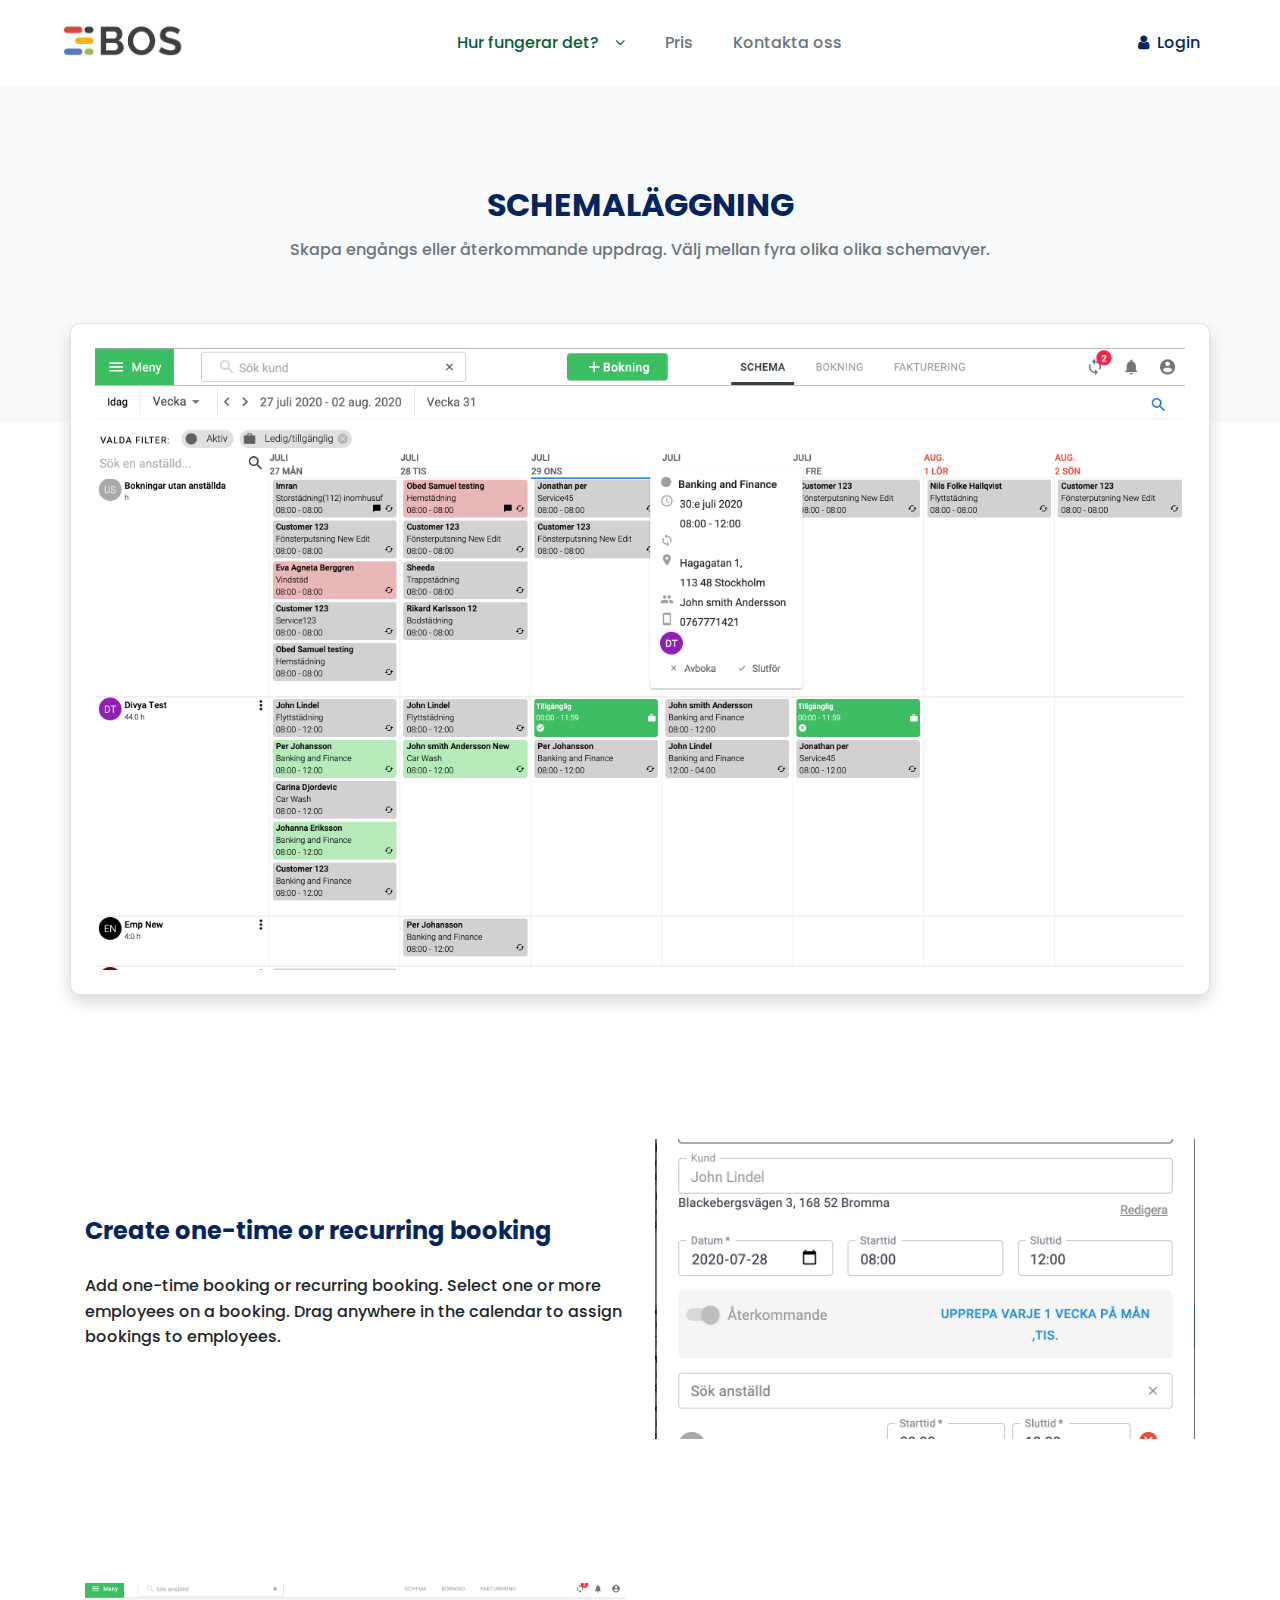
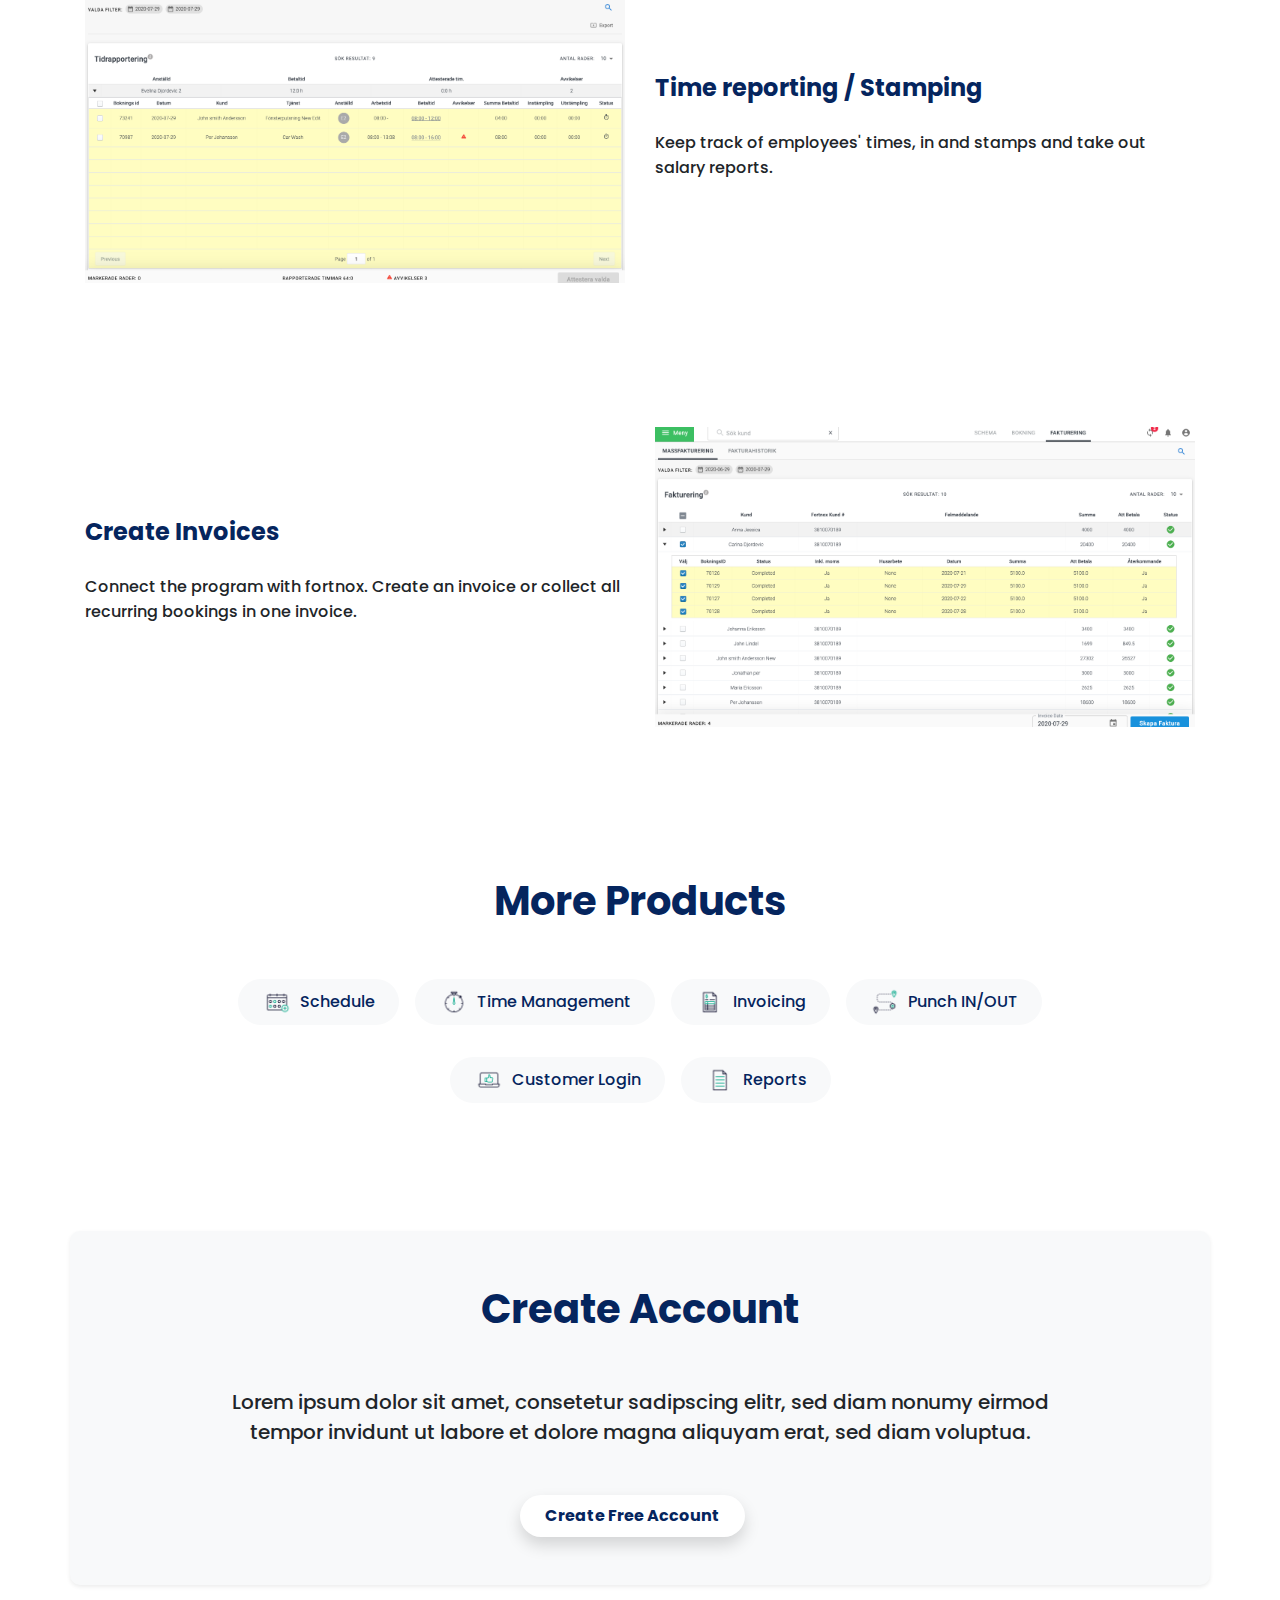
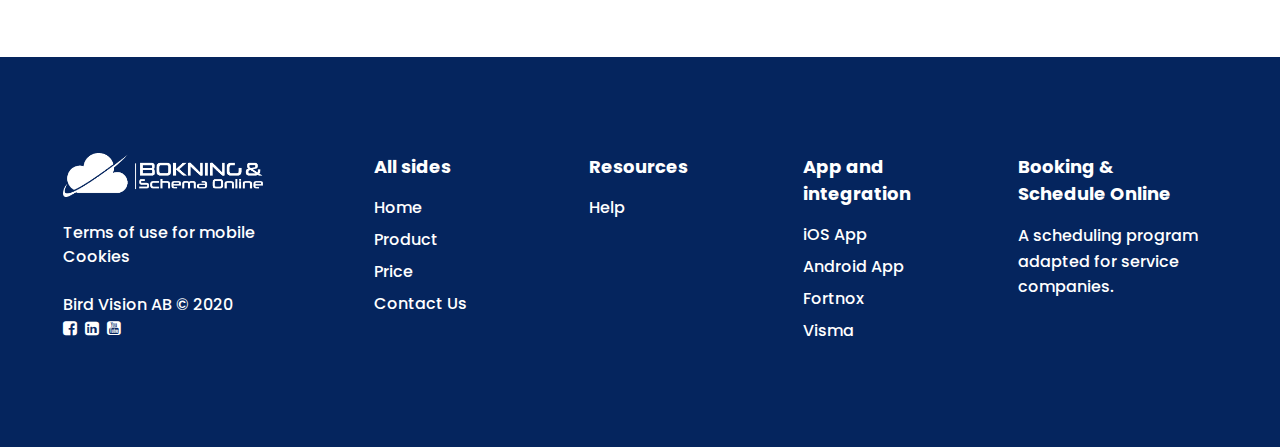
<file: scheduling.html>
<!DOCTYPE html>
<html>
<head>
	<title>Product Page</title>
	<meta name="viewport" content="width=device-width, initial-scale=1.0">
	<link rel="stylesheet" href="css/bootstrap.css">
	<link rel="icon" href="images/favicon.ico" type="images/ico" sizes="16x16">
	<link rel="preconnect" href="https://fonts.gstatic.com" crossorigin>
	<link href="https://fonts.googleapis.com/css2?family=Poppins:wght@300;400;500;700&display=swap" rel="stylesheet">
	<link rel="stylesheet" type="text/css" href="https://cdnjs.cloudflare.com/ajax/libs/font-awesome/4.7.0/css/font-awesome.css">
	<link rel="stylesheet" type="text/css" href="css/style.css">
</head>
<body>
	<header class="px-lg-5 py-2">
		<nav class="navbar navbar-expand-lg navbar-light">
		  <a class="navbar-brand" href="index.html">
		  	<img src="images/bos-logo1.png" width="120px">
		  </a>
		  <button class="navbar-toggler position-relative" type="button" data-toggle="collapse" data-target="#navbarSupportedContent" aria-controls="navbarSupportedContent" aria-expanded="false" aria-label="Toggle navigation">
		    <span></span>
		    <span></span>
		    <span></span>
		  </button>

		  <div class="collapse navbar-collapse" id="navbarSupportedContent">
		    <ul class="navbar-nav mx-md-auto">
		        <li class="nav-item dropdown mr-0 mr-md-4">
	              	<a class="nav-link dropdown-toggle text-secondary d-lg-block align-items-center d-flex justify-content-between pt-4 py-lg-2 active" href="product.html" id="navbarDropdown" role="button" data-toggle="dropdown" aria-haspopup="true" 	aria-expanded="false">
	                	Hur fungerar det?<i class="fa fa-angle-down ml-3"></i>
	              	</a>
	              	<div class="dropdown-menu" aria-labelledby="navbarDropdown">
		                <div class="row mx-auto">
			        		<div class="col-md-6 col-12"><a class="dropdown-item text-secondary px-0" href="#"><img src="images/icons/schedule.png" title="img" width="40px" class="mr-4">Schemaläggning</a></div>
			        		<div class="col-md-6 col-12"><a class="dropdown-item text-secondary px-0" href="#"><img src="images/icons/time-managment.png" title="img" width="40px" class="mr-4">Tidrapportering</a></div>
			        	</div>
			        	<div class="row mx-auto">
			        		<div class="col-md-6 col-12"><a class="dropdown-item text-secondary px-0" href="#"><img src="images/icons/invoicing.png" title="img" width="40px" class="mr-4">Fakturering</a></div>
			        		<div class="col-md-6 col-12"><a class="dropdown-item text-secondary px-0" href="#"><img src="images/icons/punch-in-out.png" title="img" width="40px" class="mr-4">In/Utstämpling</a></div>
			        	</div>
			        	<div class="row mx-auto">
			        		<div class="col-md-6 col-12"><a class="dropdown-item text-secondary px-0" href="#"><img src="images/icons/rut-rot.png" title="img" width="40px" class="mr-4">Rut - ROT</a></div>
			        		<div class="col-md-6 col-12"><a class="dropdown-item text-secondary px-0" href="#"><img src="images/icons/integration.png" title="img" width="40px" class="mr-4">Integration</a></div>
			        	</div>
	              	</div>
		        </li>
		      <li class="nav-item active mr-0 mr-md-4">
		        <a class="nav-link text-secondary py-4 py-lg-2" href="pricing.html">Pris</a>
		      </li>
		      <li class="nav-item mr-0 mr-md-4">
		        <a class="nav-link text-secondary pb-4 py-lg-2" href="contact-us.html">Kontakta oss</a>
		      </li>
		    </ul>
		    <div class="login-user d-lg-flex align-items-center flex-row-reverse">
		    	<a href="https://app3.bokningoschema.se/#/login" title="login" class="text-primary nav-link px-0 px-md-3 text-center text-lg-left"><i class="fa fa-user text-primary mr-2" aria-hidden="true"></i>Login</a>
		    	<button onclick="location.href='https://app3.bokningoschema.se/#/register'" type="button" class="btn btn-default text-capitalize py-2 book_demo font-weight-bold mb-3 mb-md-0 rounded-pill px-4">Boka Demo</button>
		    </div>
		  </div>
		</nav>
	</header>
	<section class="py-lg-5 py-3 bg-light">
		<div class="banner_section pb-5 text-center">
			<div class="row mx-0">
				<div class="col-md-10 col-12 mx-auto py-5">
					<h2 class="font-weight-bold text-uppercase text-primary">Schemaläggning</h2>
					<p class="w-75 mx-auto text-secondary lh-1">
                        Skapa engångs eller återkommande uppdrag. Välj mellan fyra olika olika schemavyer.
                    </p>
				</div>
			</div>
		</div>
	</section>
	<section class=" inner-product-section pb-5">
		<div class="border shadow p-4 inner-product-content bg-white container">
			<img src="images/Calendar-website-image.png" width="100%">
		</div>
	</section>
	<section class="py-5">
		<div class="container">
			<div class="row py-5 mb-5">
				<div class="col-md-6 col-12 d-flex align-items-start flex-column justify-content-center">
					<h4 class="font-weight-bold mb-4 text-primary">Create one-time or recurring booking</h4>
					<p>Add one-time booking or recurring booking. Select one or more employees on a booking. Drag anywhere in the calendar to assign bookings to employees.</p>
				</div>
				<div class="col-md-6 col-12">
					<div class="product_img">
						<img src="images/Booking-modal-1.png" class="w-100 h-100">
					</div>
				</div>
			</div>
			<div class="row py-5 mb-5">
				<div class="col-md-6 col-12">
					<div class="product_img">
						<img src="images/punch-in-out.png" class="w-100 h-100">
					</div>
				</div>
				<div class="col-md-6 col-12 d-flex align-items-start flex-column justify-content-center">
					<h4 class="font-weight-bold mb-4 text-primary">Time reporting / Stamping</h4>
					<p>Keep track of employees' times, in and stamps and take out salary reports.</p>
				</div>
			</div>
			<div class="row py-5 mb-5">
				<div class="col-md-6 col-12 d-flex align-items-start flex-column justify-content-center">
					<h4 class="font-weight-bold mb-4 text-primary">Create Invoices</h4>
					<p>Connect the program with fortnox. Create an invoice or collect all recurring bookings in one invoice.</p>
				</div>
				<div class="col-md-6 col-12">
					<div class="product_img">
						<img src="images/Invoices-1.png" class="w-100 h-100">
					</div>
				</div>
			</div>	
		</div>
	</section>
	<section>
		<div class="more_products container pb-5">
			<h3 class="mb-5 font-weight-bold text-primary text-center">More Products</h3>
			<ul class="links-block--links d-flex flex-row flex-wrap justify-content-center align-items-center pl-0">
	            
	            <li class="list-unstyled rounded-pill px-4 py-2 bg-light mb-3 mx-2 d-flex">
			    	<a class="d-inline-flex justify-content-center font-semibold flex-row align-items-center text-primary" href="#">
			    		<img src="images/apoinment.png" width="30px" class="mr-2">
			    		<span>Schedule</span>
			    	</a>
			    </li>
			    <li class="list-unstyled rounded-pill px-4 py-2 bg-light mb-3 mx-2 d-flex">
			    	<a class="d-inline-flex justify-content-center font-semibold flex-row align-items-center text-primary" href="#">
			    		<img src="images/timer.png" width="30px" class="mr-2">
			    		<span>Time Management</span>
			    	</a>
			    </li>
			    <li class="list-unstyled rounded-pill px-4 py-2 bg-light mb-3 mx-2 d-flex">
			    	<a class="d-inline-flex justify-content-center font-semibold flex-row align-items-center text-primary" href="#">
			    		<img src="images/invoice.png" width="30px" class="mr-2">
			    		<span>Invoicing</span>
			    	</a>
			    </li>
			    <li class="list-unstyled rounded-pill px-4 py-2 bg-light mb-3 mx-2 d-flex">
			    	<a class="d-inline-flex justify-content-center font-semibold flex-row align-items-center text-primary" href="#">
			    		<img src="images/in-out.png" width="30px" class="mr-2">
			    		<span>Punch IN/OUT</span>
			    	</a>
			    </li>
			</ul>
			<ul class="links-block--links d-flex flex-row flex-wrap justify-content-center align-items-center pl-0">
			    <li class="list-unstyled rounded-pill px-4 py-2 bg-light mb-3 mx-2 d-flex">
			    	<a class="d-inline-flex justify-content-center font-semibold flex-row align-items-center text-primary" href="#">
			    		<img src="images/login-customer.png" width="30px" class="mr-2">
			    		<span>Customer Login</span>
			    	</a>
			    </li>
			    <li class="list-unstyled rounded-pill px-4 py-2 bg-light mb-3 mx-2 d-flex">
			    	<a class="d-inline-flex justify-content-center font-semibold flex-row align-items-center text-primary" href="#">
			    		<img src="images/report.png" width="30px" class="mr-2">
			    		<span>Reports</span>
			    	</a>
			    </li>

	            
	        </ul>
		</div>
	</section>
	<section class="py-5 mb-4">
		<div class="container text-center py-5 bg-light shadow-sm br-10">
			<h3 class="mb-5 font-weight-bold text-primary text-center">Create Account</h3>
			<h5 class="mb-5 w-75 mx-auto">Lorem ipsum dolor sit amet, consetetur sadipscing elitr, sed diam nonumy eirmod tempor invidunt ut labore et dolore magna aliquyam erat, sed diam voluptua.</h5>
			<button onclick="location.href='https://app3.bokningoschema.se/#/register'" type="button" class="btn btn-default text-capitalize shadow mr-3 bg-white text-primary py-2 px-4 font-weight-bold mb-3 mb-md-0 rounded-pill">create free account</button>
		</div>
	</section>
	<footer class="px-lg-5 py-5 position-relative theme-color text-white">
		<div class="row mx-0 py-lg-5 py-3">
			<div class="col-md-3 col-12 text-left mb-5 mb-md-0 d-flex align-items-start justify-content-start flex-column ">
				<a href="javascript:void(0)" title="logo">
					<img src="images/footer-logo.png" class="footer-logo">
					<ul class="pl-0 list-unstyled mb-0 text-left py-4 px-3 px-md-0">
						<li>
							<a href="privacy_policy.html" title="terms" class="text-white">Terms of use for mobile</a>
						</li>
						<li>
							<a href="cookies.html" title="cookie" class="text-white">Cookies</a>
						</li>
					</ul>
				</a>
				<div class="text-left mb-3 mb-lg-0 w-100 pl-3 pl-md-0">
					Bird Vision AB © 2020
				</div>
				<div class="text-left w-100 pl-3 pl-md-0">
					<div class="social-links d-flex align-items-start  justify-content-start">
						<a href="#" title="facebook">
							<i class="fa fa-facebook-square text-white mr-2" aria-hidden="true"></i>
						</a>
						<a href="#" title="linkedin">
							<i class="fa fa-linkedin-square text-white mr-2" aria-hidden="true"></i>
						</a>
						<a href="#" title="yuotube">
							<i class="fa fa-youtube-square text-white mr-2" aria-hidden="true"></i>
						</a>
					</div>
				</div>
			</div>
			<div class="col-md-9 col-12">
				<div class="row mx-0">
					<div class="col-md-3 col-12 text-left mb-4 mb-md-0">
						<h6 class="font-weight-bold mb-3">All sides</h6>
						<ul class="pl-0 list-unstyled mb-0">
							<li class="pb-2">
								<a href="index.html" title="home" class="text-white">Home</a>
							</li>
							<li class="pb-2">
								<a href="product.html" title="product" class="text-white">Product</a>
							</li>
							<li class="pb-2">
								<a href="pricing.html" title="price" class="text-white">Price</a>
							</li>
							<li class="pb-2">
								<a href="contact.html" title="contact" class="text-white">Contact Us</a>
							</li>
						</ul>
					</div>
					<div class="col-md-3 col-12 text-left mb-4 mb-md-0">
						<h6 class="font-weight-bold mb-3">Resources</h6>
						<ul class="pl-0 list-unstyled mb-0">
							<li class="pb-2">
								<a href="#" title="help" class="text-white">Help</a>
							</li>
						</ul>
					</div>
					<div class="col-md-3 col-12 text-left mb-4 mb-md-0">
						<h6 class="font-weight-bold mb-3">App and integration</h6>
						<ul class="pl-0 list-unstyled mb-0">
							<li class="pb-2">
								<a href="https://apps.apple.com/se/app/bokning-schema-online/id1225449368" title="iOS" class="text-white">iOS App</a>
							</li>
							<li class="pb-2">
								<a href="https://play.google.com/store/apps/details?id=com.birdvision.bos" title="android" class="text-white">Android App</a>
							</li>
							<li class="pb-2">
								<a href="fortnox.html" title="fortnox" class="text-white">Fortnox</a>
							</li>
							<li class="pb-2">
								<a href="https://vismaspcs.se/produkter/bokforingsprogram/visma-eekonomi" title="lorem" class="text-white">Visma</a>
							</li>
						</ul>
					</div>
					<div class="col-md-3 col-12 text-left mb-4 mb-md-0">
						<h6 class="font-weight-bold mb-3">Booking & Schedule Online</h6>
						<p>A scheduling program adapted for service companies.</p>
					</div>
				</div>
			</div>
		</div>
	</footer>
</body>
<script src="js/jquery-3.5.1.slim.min.js"></script>
<script src="js/bootstrap.min.js"></script>
<script>
	$(window).scroll(function(){
      if ($(this).scrollTop() > 120) {
          $('header').addClass('fixed');
      } else {
          $('header').removeClass('fixed');
      }
	});
	$(".navbar-toggler").click(function(){
		$("body").toggleClass("overflow-hidden");
	});
</script>
</html>
</file>
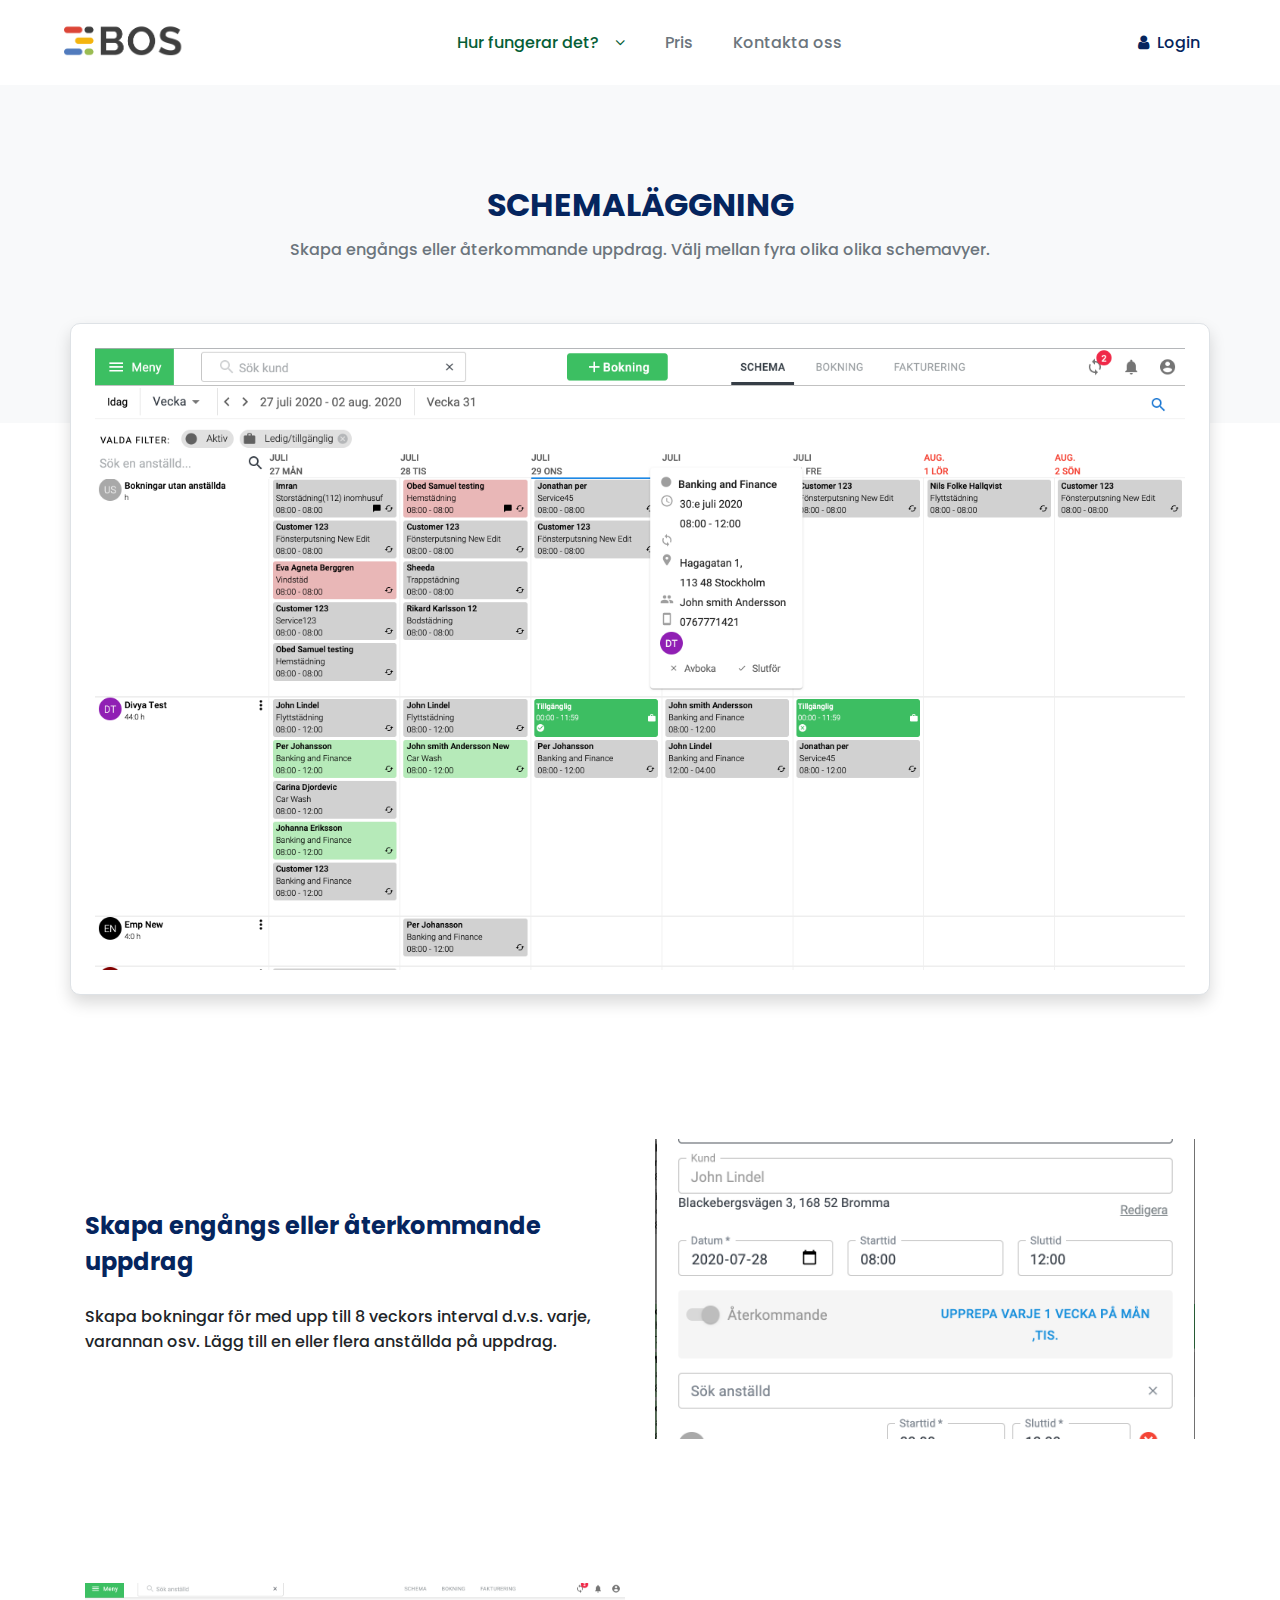
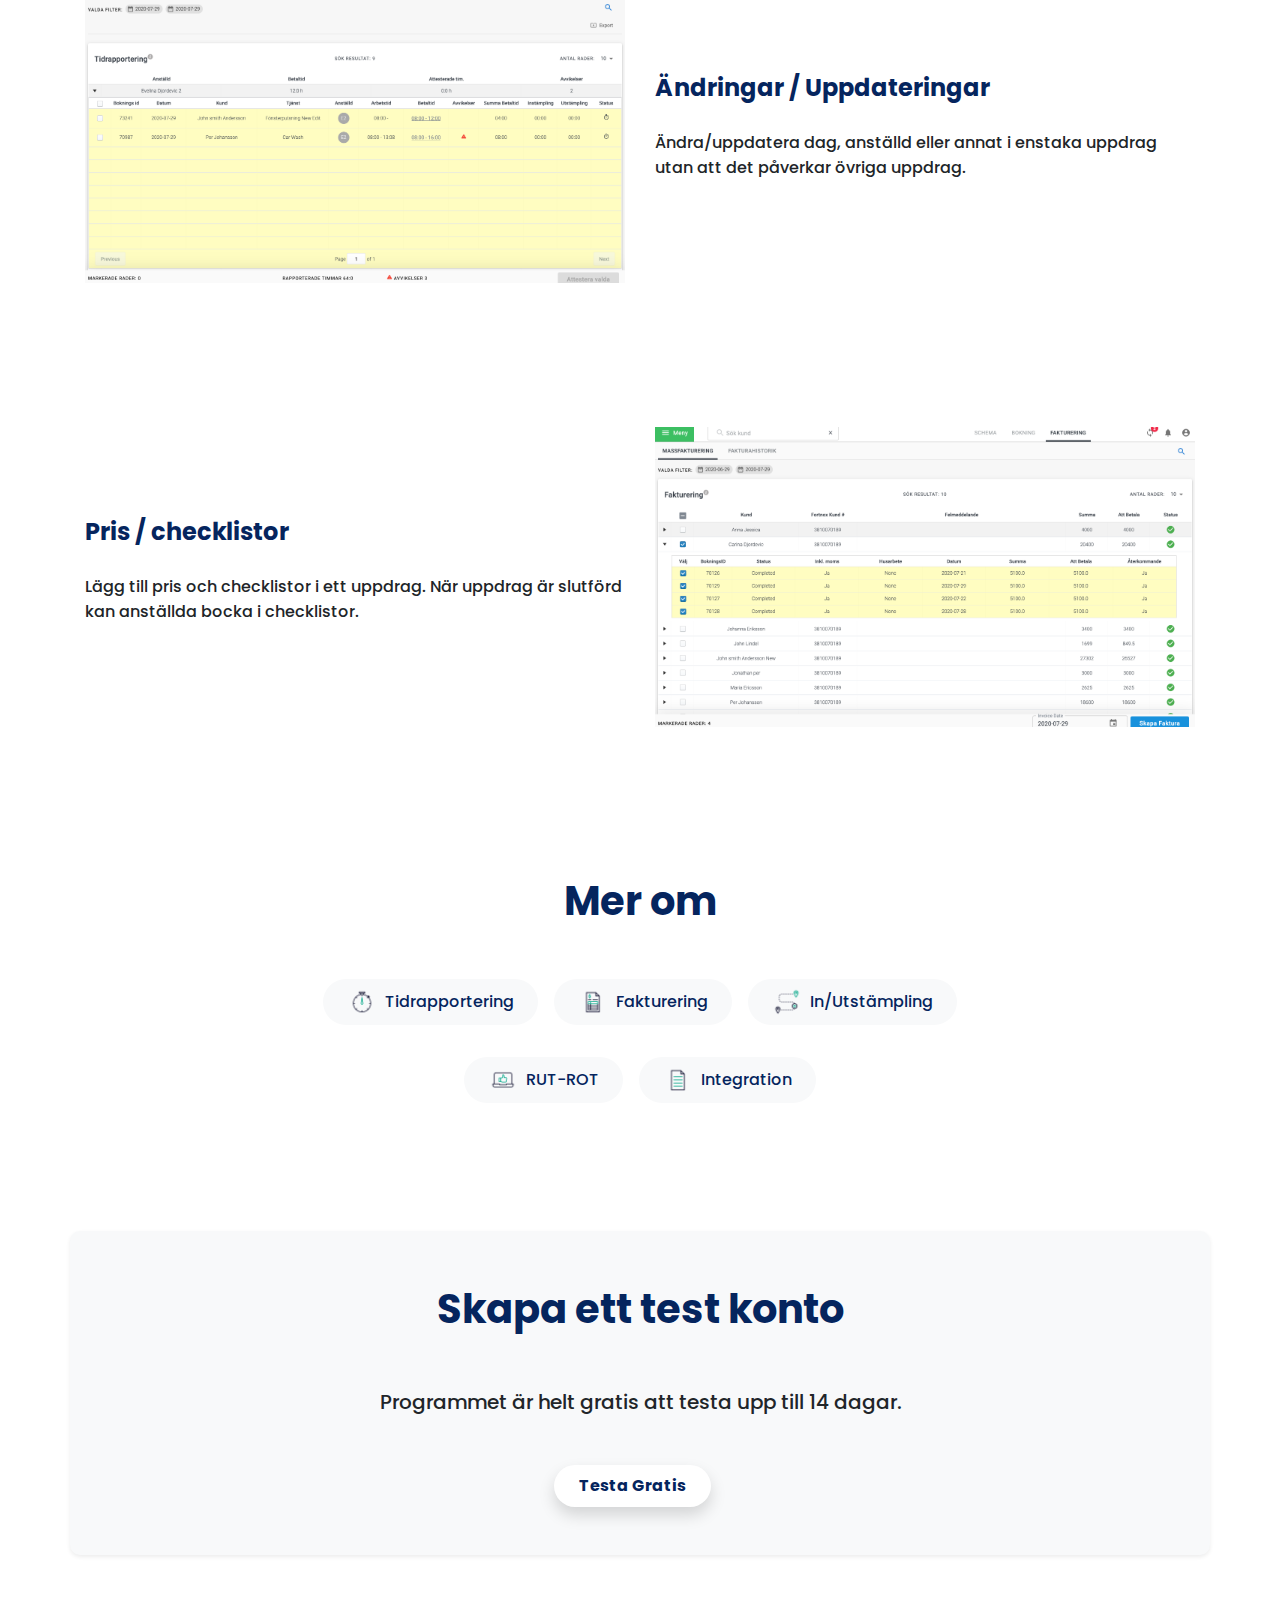
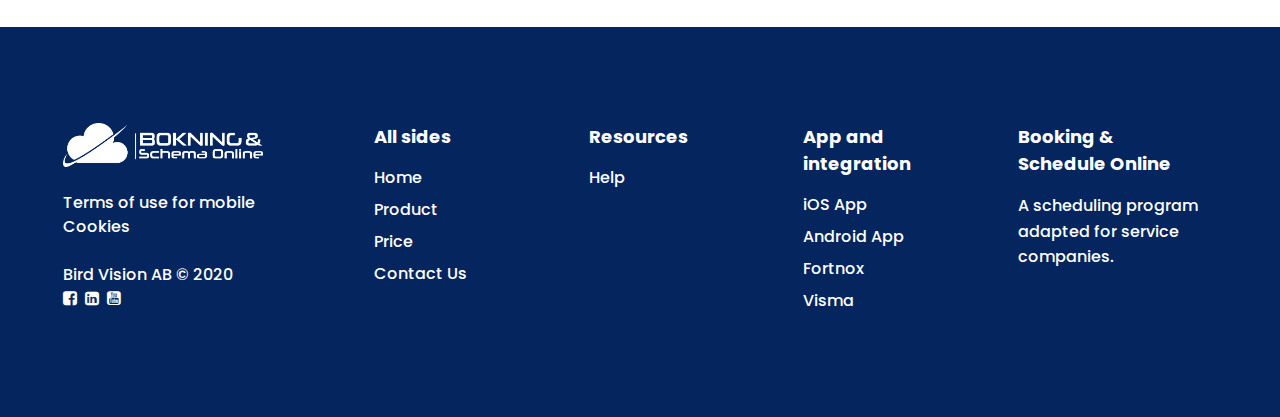
<file: schemalaggning.html>
<!DOCTYPE html>
<html>
<head>
	<title>Product Page</title>
	<meta name="viewport" content="width=device-width, initial-scale=1.0">
	<link rel="stylesheet" href="css/bootstrap.css">
	<link rel="icon" href="images/favicon.ico" type="images/ico" sizes="16x16">
	<link rel="preconnect" href="https://fonts.gstatic.com" crossorigin>
	<link href="https://fonts.googleapis.com/css2?family=Poppins:wght@300;400;500;700&display=swap" rel="stylesheet">
	<link rel="stylesheet" type="text/css" href="https://cdnjs.cloudflare.com/ajax/libs/font-awesome/4.7.0/css/font-awesome.css">
	<link rel="stylesheet" type="text/css" href="css/style.css">
</head>
<body>
	<header class="px-lg-5 py-2">
		<nav class="navbar navbar-expand-lg navbar-light">
		  <a class="navbar-brand" href="index.html">
		  	<img src="images/bos-logo1.png" width="120px">
		  </a>
		  <button class="navbar-toggler position-relative" type="button" data-toggle="collapse" data-target="#navbarSupportedContent" aria-controls="navbarSupportedContent" aria-expanded="false" aria-label="Toggle navigation">
		    <span></span>
		    <span></span>
		    <span></span>
		  </button>

		  <div class="collapse navbar-collapse" id="navbarSupportedContent">
		    <ul class="navbar-nav mx-md-auto">
		        <li class="nav-item dropdown mr-0 mr-md-4">
	              	<a class="nav-link dropdown-toggle text-secondary d-lg-block align-items-center d-flex justify-content-between pt-4 py-lg-2 active" href="product.html" id="navbarDropdown" role="button" data-toggle="dropdown" aria-haspopup="true" 	aria-expanded="false">
	                	Hur fungerar det?<i class="fa fa-angle-down ml-3"></i>
	              	</a>
	              	<div class="dropdown-menu" aria-labelledby="navbarDropdown">
		                <div class="row mx-auto">
			        		<div class="col-md-6 col-12"><a class="dropdown-item text-secondary px-0" href="#"><img src="images/icons/schedule.png" title="img" width="40px" class="mr-4">Schemaläggning</a></div>
			        		<div class="col-md-6 col-12"><a class="dropdown-item text-secondary px-0" href="#"><img src="images/icons/time-managment.png" title="img" width="40px" class="mr-4">Tidrapportering</a></div>
			        	</div>
			        	<div class="row mx-auto">
			        		<div class="col-md-6 col-12"><a class="dropdown-item text-secondary px-0" href="#"><img src="images/icons/invoicing.png" title="img" width="40px" class="mr-4">Fakturering</a></div>
			        		<div class="col-md-6 col-12"><a class="dropdown-item text-secondary px-0" href="#"><img src="images/icons/punch-in-out.png" title="img" width="40px" class="mr-4">In/Utstämpling</a></div>
			        	</div>
			        	<div class="row mx-auto">
			        		<div class="col-md-6 col-12"><a class="dropdown-item text-secondary px-0" href="#"><img src="images/icons/rut-rot.png" title="img" width="40px" class="mr-4">Rut - ROT</a></div>
			        		<div class="col-md-6 col-12"><a class="dropdown-item text-secondary px-0" href="#"><img src="images/icons/integration.png" title="img" width="40px" class="mr-4">Integration</a></div>
			        	</div>
	              	</div>
		        </li>
		      <li class="nav-item active mr-0 mr-md-4">
		        <a class="nav-link text-secondary py-4 py-lg-2" href="pricing.html">Pris</a>
		      </li>
		      <li class="nav-item mr-0 mr-md-4">
		        <a class="nav-link text-secondary pb-4 py-lg-2" href="contact-us.html">Kontakta oss</a>
		      </li>
		    </ul>
		    <div class="login-user d-lg-flex align-items-center flex-row-reverse">
		    	<a href="https://app3.bokningoschema.se/#/login" title="login" class="text-primary nav-link px-0 px-md-3 text-center text-lg-left"><i class="fa fa-user text-primary mr-2" aria-hidden="true"></i>Login</a>
		    	<button onclick="location.href='https://app3.bokningoschema.se/#/register'" type="button" class="btn btn-default text-capitalize py-2 book_demo font-weight-bold mb-3 mb-md-0 rounded-pill px-4">Boka Demo</button>
		    </div>
		  </div>
		</nav>
	</header>
	<section class="py-lg-5 py-3 bg-light">
		<div class="banner_section pb-5 text-center">
			<div class="row mx-0">
				<div class="col-md-10 col-12 mx-auto py-5">
					<h2 class="font-weight-bold text-uppercase text-primary">Schemaläggning</h2>
					<p class="w-75 mx-auto text-secondary lh-1">
                        Skapa engångs eller återkommande uppdrag. Välj mellan fyra olika olika schemavyer.
                    </p>
				</div>
			</div>
		</div>
	</section>
	<section class=" inner-product-section pb-5">
		<div class="border shadow p-4 inner-product-content bg-white container">
			<img src="images/Calendar-website-image.png" width="100%">
		</div>
	</section>
	<section class="py-5">
		<div class="container">
			<div class="row py-5 mb-5">
				<div class="col-md-6 col-12 d-flex align-items-start flex-column justify-content-center">
					<h4 class="font-weight-bold mb-4 text-primary">Skapa engångs eller återkommande uppdrag</h4>
					<p>Skapa bokningar för med upp till 8 veckors interval d.v.s. varje, varannan osv. Lägg till en eller flera anställda på uppdrag.</p>
				</div>
				<div class="col-md-6 col-12">
					<div class="product_img">
						<img src="images/Booking-modal-1.png" class="w-100 h-100">
					</div>
				</div>
			</div>
			<div class="row py-5 mb-5">
				<div class="col-md-6 col-12">
					<div class="product_img">
						<img src="images/punch-in-out.png" class="w-100 h-100">
					</div>
				</div>
				<div class="col-md-6 col-12 d-flex align-items-start flex-column justify-content-center">
					<h4 class="font-weight-bold mb-4 text-primary">Ändringar / Uppdateringar</h4>
					<p>Ändra/uppdatera dag, anställd eller annat i enstaka uppdrag utan att det påverkar övriga uppdrag.</p>
				</div>
			</div>
			<div class="row py-5 mb-5">
				<div class="col-md-6 col-12 d-flex align-items-start flex-column justify-content-center">
					<h4 class="font-weight-bold mb-4 text-primary">Pris / checklistor</h4>
					<p>Lägg till pris och checklistor i ett uppdrag. När uppdrag är slutförd kan anställda bocka i checklistor.</p>
				</div>
				<div class="col-md-6 col-12">
					<div class="product_img">
						<img src="images/Invoices-1.png" class="w-100 h-100">
					</div>
				</div>
			</div>	
		</div>
	</section>
	<section>
		<div class="more_products container pb-5">
			<h3 class="mb-5 font-weight-bold text-primary text-center">Mer om</h3>
			<ul class="links-block--links d-flex flex-row flex-wrap justify-content-center align-items-center pl-0">
	            
			    <li class="list-unstyled rounded-pill px-4 py-2 bg-light mb-3 mx-2 d-flex">
			    	<a class="d-inline-flex justify-content-center font-semibold flex-row align-items-center text-primary" href="#">
			    		<img src="images/timer.png" width="30px" class="mr-2">
			    		<span>Tidrapportering</span>
			    	</a>
			    </li>
			    <li class="list-unstyled rounded-pill px-4 py-2 bg-light mb-3 mx-2 d-flex">
			    	<a class="d-inline-flex justify-content-center font-semibold flex-row align-items-center text-primary" href="#">
			    		<img src="images/invoice.png" width="30px" class="mr-2">
			    		<span>Fakturering</span>
			    	</a>
			    </li>
			    <li class="list-unstyled rounded-pill px-4 py-2 bg-light mb-3 mx-2 d-flex">
			    	<a class="d-inline-flex justify-content-center font-semibold flex-row align-items-center text-primary" href="#">
			    		<img src="images/in-out.png" width="30px" class="mr-2">
			    		<span>In/Utstämpling</span>
			    	</a>
			    </li>
			</ul>
			<ul class="links-block--links d-flex flex-row flex-wrap justify-content-center align-items-center pl-0">
			    <li class="list-unstyled rounded-pill px-4 py-2 bg-light mb-3 mx-2 d-flex">
			    	<a class="d-inline-flex justify-content-center font-semibold flex-row align-items-center text-primary" href="#">
			    		<img src="images/login-customer.png" width="30px" class="mr-2">
			    		<span>RUT-ROT</span>
			    	</a>
			    </li>
			    <li class="list-unstyled rounded-pill px-4 py-2 bg-light mb-3 mx-2 d-flex">
			    	<a class="d-inline-flex justify-content-center font-semibold flex-row align-items-center text-primary" href="#">
			    		<img src="images/report.png" width="30px" class="mr-2">
			    		<span>Integration</span>
			    	</a>
			    </li>

	            
	        </ul>
		</div>
	</section>
	<section class="py-5 mb-4">
		<div class="container text-center py-5 bg-light shadow-sm br-10">
			<h3 class="mb-5 font-weight-bold text-primary text-center">Skapa ett test konto</h3>
			<h5 class="mb-5 w-75 mx-auto">Programmet är helt gratis att testa upp till 14 dagar.</h5>
			<button onclick="location.href='https://app3.bokningoschema.se/#/register'" type="button" class="btn btn-default text-capitalize shadow mr-3 bg-white text-primary py-2 px-4 font-weight-bold mb-3 mb-md-0 rounded-pill">Testa gratis</button>
		</div>
	</section>
	<footer class="px-lg-5 py-5 position-relative theme-color text-white">
		<div class="row mx-0 py-lg-5 py-3">
			<div class="col-md-3 col-12 text-left mb-5 mb-md-0 d-flex align-items-start justify-content-start flex-column ">
				<a href="javascript:void(0)" title="logo">
					<img src="images/footer-logo.png" class="footer-logo">
					<ul class="pl-0 list-unstyled mb-0 text-left py-4 px-3 px-md-0">
						<li>
							<a href="privacy_policy.html" title="terms" class="text-white">Terms of use for mobile</a>
						</li>
						<li>
							<a href="cookies.html" title="cookie" class="text-white">Cookies</a>
						</li>
					</ul>
				</a>
				<div class="text-left mb-3 mb-lg-0 w-100 pl-3 pl-md-0">
					Bird Vision AB © 2020
				</div>
				<div class="text-left w-100 pl-3 pl-md-0">
					<div class="social-links d-flex align-items-start  justify-content-start">
						<a href="#" title="facebook">
							<i class="fa fa-facebook-square text-white mr-2" aria-hidden="true"></i>
						</a>
						<a href="#" title="linkedin">
							<i class="fa fa-linkedin-square text-white mr-2" aria-hidden="true"></i>
						</a>
						<a href="#" title="yuotube">
							<i class="fa fa-youtube-square text-white mr-2" aria-hidden="true"></i>
						</a>
					</div>
				</div>
			</div>
			<div class="col-md-9 col-12">
				<div class="row mx-0">
					<div class="col-md-3 col-12 text-left mb-4 mb-md-0">
						<h6 class="font-weight-bold mb-3">All sides</h6>
						<ul class="pl-0 list-unstyled mb-0">
							<li class="pb-2">
								<a href="index.html" title="home" class="text-white">Home</a>
							</li>
							<li class="pb-2">
								<a href="product.html" title="product" class="text-white">Product</a>
							</li>
							<li class="pb-2">
								<a href="pricing.html" title="price" class="text-white">Price</a>
							</li>
							<li class="pb-2">
								<a href="contact.html" title="contact" class="text-white">Contact Us</a>
							</li>
						</ul>
					</div>
					<div class="col-md-3 col-12 text-left mb-4 mb-md-0">
						<h6 class="font-weight-bold mb-3">Resources</h6>
						<ul class="pl-0 list-unstyled mb-0">
							<li class="pb-2">
								<a href="#" title="help" class="text-white">Help</a>
							</li>
						</ul>
					</div>
					<div class="col-md-3 col-12 text-left mb-4 mb-md-0">
						<h6 class="font-weight-bold mb-3">App and integration</h6>
						<ul class="pl-0 list-unstyled mb-0">
							<li class="pb-2">
								<a href="https://apps.apple.com/se/app/bokning-schema-online/id1225449368" title="iOS" class="text-white">iOS App</a>
							</li>
							<li class="pb-2">
								<a href="https://play.google.com/store/apps/details?id=com.birdvision.bos" title="android" class="text-white">Android App</a>
							</li>
							<li class="pb-2">
								<a href="fortnox.html" title="fortnox" class="text-white">Fortnox</a>
							</li>
							<li class="pb-2">
								<a href="https://vismaspcs.se/produkter/bokforingsprogram/visma-eekonomi" title="lorem" class="text-white">Visma</a>
							</li>
						</ul>
					</div>
					<div class="col-md-3 col-12 text-left mb-4 mb-md-0">
						<h6 class="font-weight-bold mb-3">Booking & Schedule Online</h6>
						<p>A scheduling program adapted for service companies.</p>
					</div>
				</div>
			</div>
		</div>
	</footer>
</body>
<script src="js/jquery-3.5.1.slim.min.js"></script>
<script src="js/bootstrap.min.js"></script>
<script>
	$(window).scroll(function(){
      if ($(this).scrollTop() > 120) {
          $('header').addClass('fixed');
      } else {
          $('header').removeClass('fixed');
      }
	});
	$(".navbar-toggler").click(function(){
		$("body").toggleClass("overflow-hidden");
	});
</script>
</html>
</file>
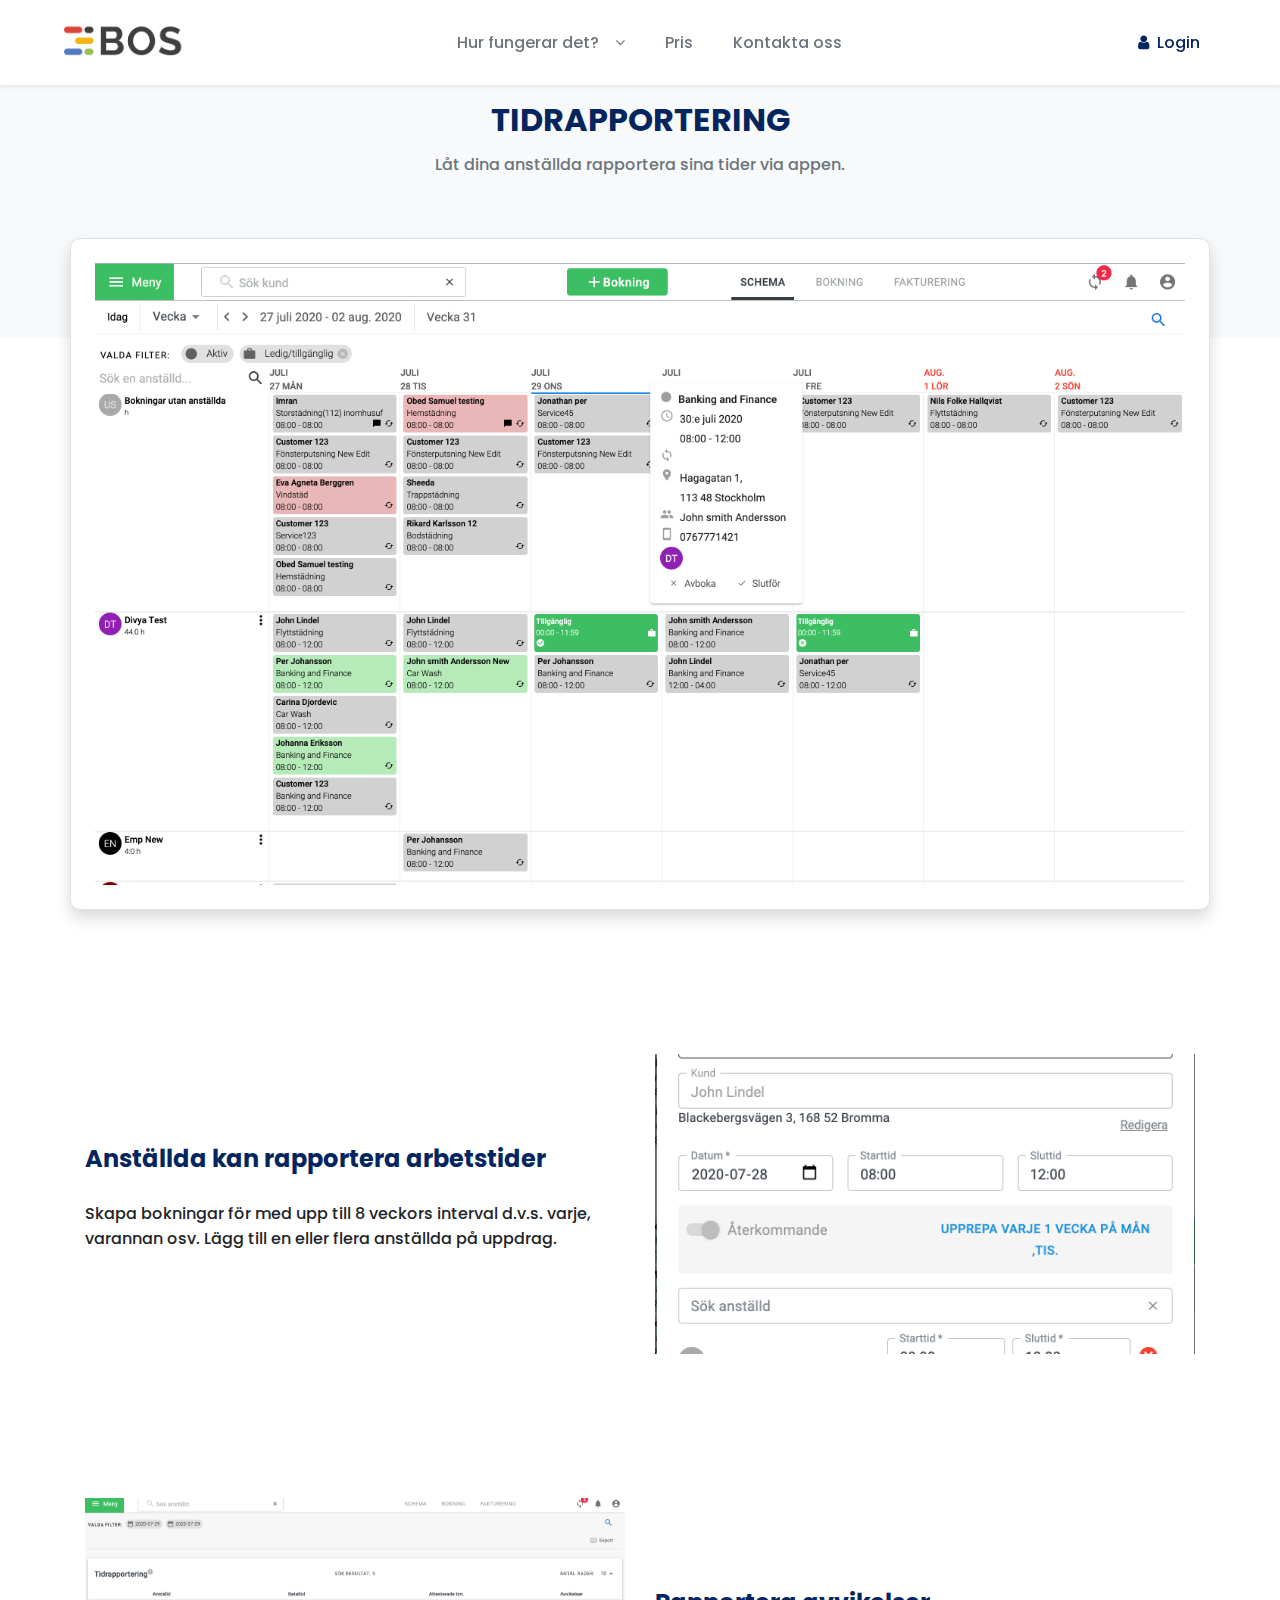
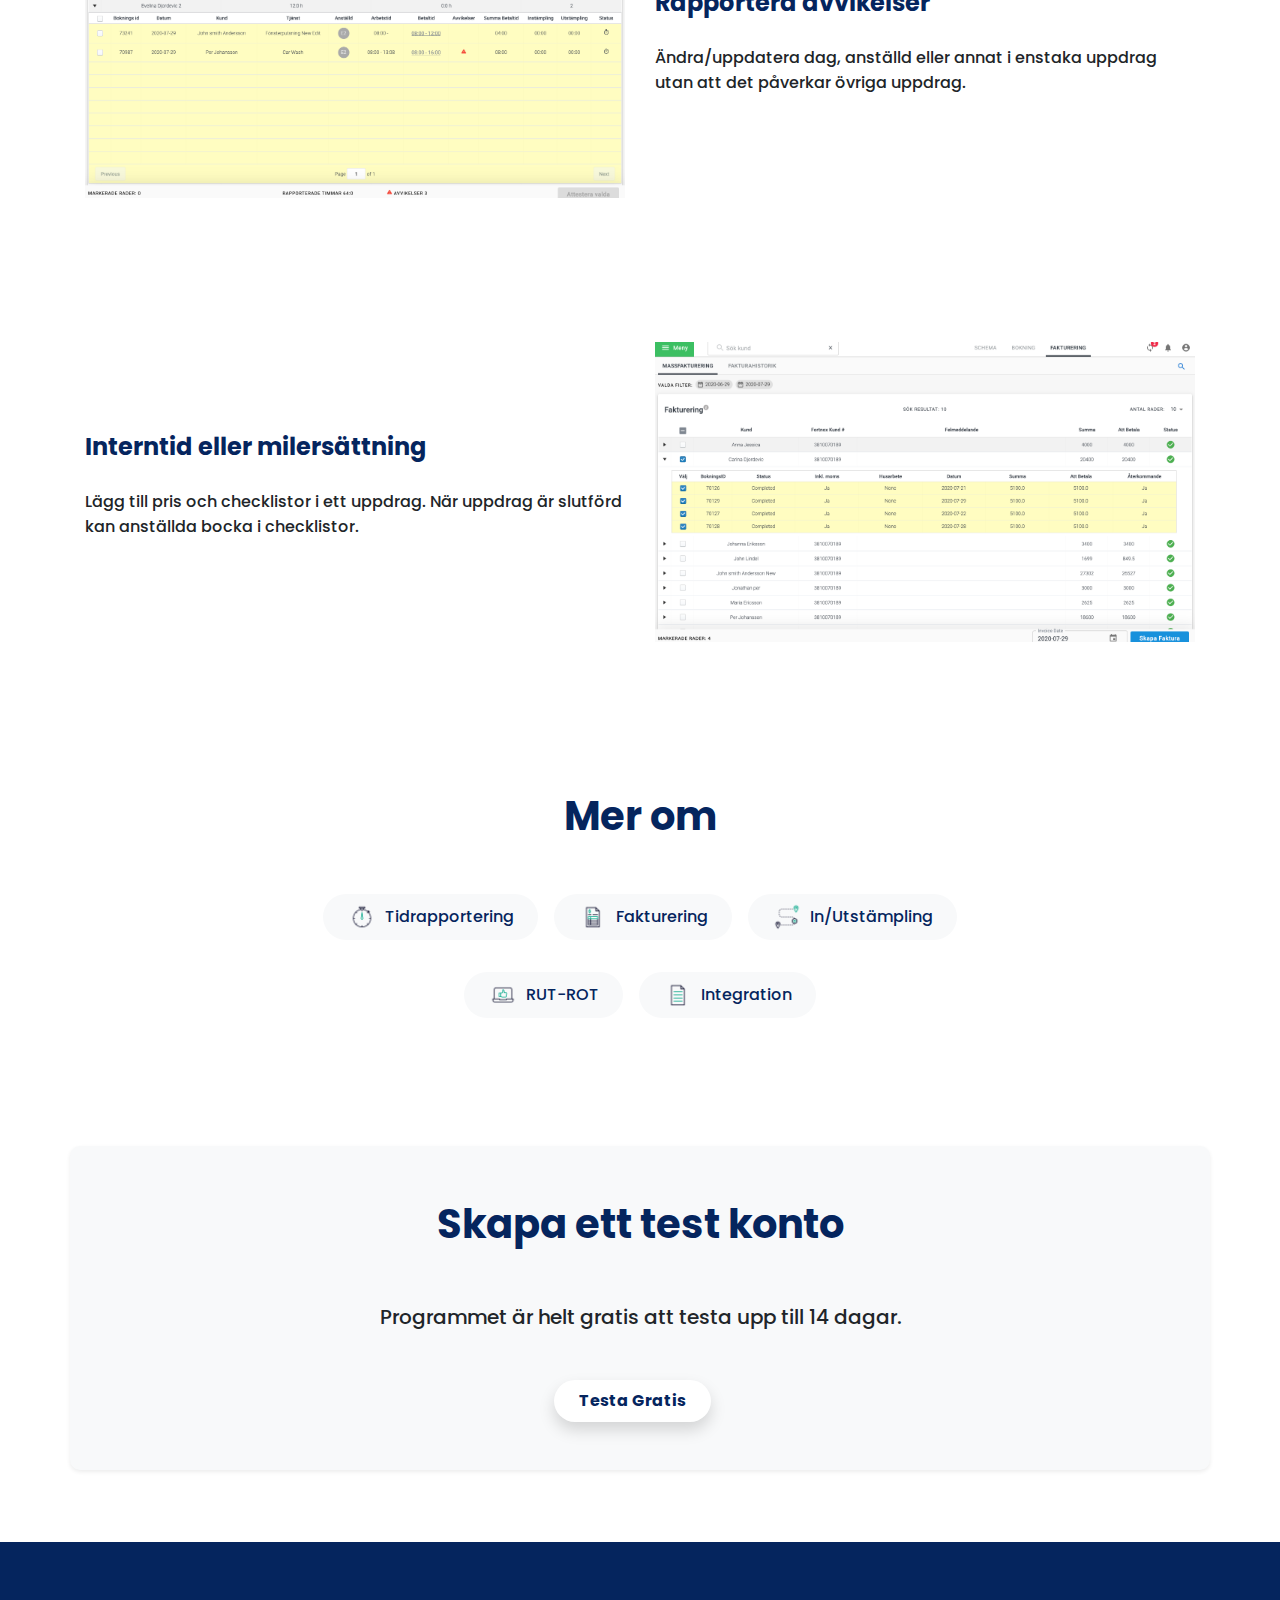
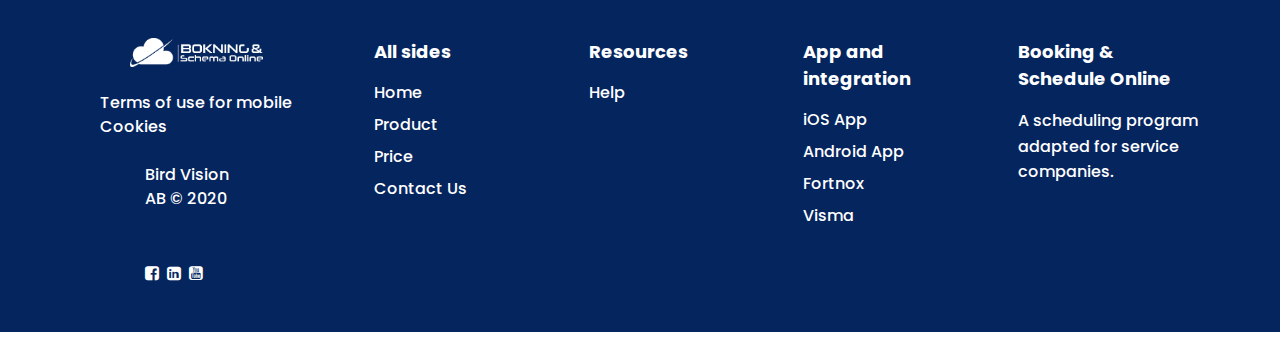
<file: tidrapportering.html>
<!DOCTYPE html>
<html>
<head>
	<title>Product Page</title>
	<meta name="viewport" content="width=device-width, initial-scale=1.0">
	<link rel="stylesheet" href="css/bootstrap.css">
	<link rel="icon" href="images/favicon.ico" type="images/ico" sizes="16x16">
	<link rel="preconnect" href="https://fonts.gstatic.com" crossorigin>
	<link href="https://fonts.googleapis.com/css2?family=Poppins:wght@300;400;500;700&display=swap" rel="stylesheet">
	<link rel="stylesheet" type="text/css" href="https://cdnjs.cloudflare.com/ajax/libs/font-awesome/4.7.0/css/font-awesome.css">
	<link rel="stylesheet" type="text/css" href="css/style.css">
</head>
<body>
	<header class="position-fixed bg-white shadow-sm w-100 px-lg-5 py-2">
		<nav class="navbar navbar-expand-lg navbar-light">
		  <a class="navbar-brand" href="index.html">
		  	<img src="images/bos-logo1.png" width="120px">
		  </a>
		  <button class="navbar-toggler position-relative" type="button" data-toggle="collapse" data-target="#navbarSupportedContent" aria-controls="navbarSupportedContent" aria-expanded="false" aria-label="Toggle navigation">
		    <span></span>
		    <span></span>
		    <span></span>
		  </button>

		  <div class="collapse navbar-collapse" id="navbarSupportedContent">
		    <ul class="navbar-nav mx-md-auto">
		        <li class="nav-item dropdown mr-0 mr-md-4">
	              	<a class="nav-link dropdown-toggle text-secondary d-lg-block d-flex justify-content-between pt-4 py-lg-2" href="product.html" id="navbarDropdown" role="button" data-toggle="dropdown" aria-haspopup="true" 	aria-expanded="false">
	                	Hur fungerar det?<i class="fa fa-angle-down ml-3"></i>
	              	</a>
	              	<div class="dropdown-menu" aria-labelledby="navbarDropdown">
		                <div class="d-lg-flex">
			        		<div><a class="dropdown-item text-secondary" href="#"><img src="images/icons/schedule.png" title="img" width="40px" class="mr-4">Schemaläggning</a></div>
			        		<div><a class="dropdown-item text-secondary" href="#"><img src="images/icons/time-managment.png" title="img" width="40px" class="mr-4">Tidrapportering</a></div>
			        	</div>
			        	<div class="d-lg-flex justify-content-between">
			        		<div><a class="dropdown-item text-secondary" href="#"><img src="images/icons/invoicing.png" title="img" width="40px" class="mr-4">Fakturering</a></div>
			        		<div><a class="dropdown-item text-secondary" href="#"><img src="images/icons/punch-in-out.png" title="img" width="40px" class="mr-4">In/Utstämpling</a></div>
			        	</div>
			        	<div class="d-lg-flex justify-content-between">
			        		<div><a class="dropdown-item text-secondary" href="#"><img src="images/icons/rut-rot.png" title="img" width="40px" class="mr-4">ROT - ROT</a></div>
			        		<div><a class="dropdown-item text-secondary" href="#"><img src="images/icons/integration.png" title="img" width="40px" class="mr-4">Integration</a></div>
			        	</div>
	              	</div>
		        </li>
		      <li class="nav-item active mr-0 mr-md-4">
		        <a class="nav-link text-secondary py-4 py-lg-2" href="pricing.html">Pris</a>
		      </li>
		      <li class="nav-item mr-0 mr-md-4">
		        <a class="nav-link text-secondary pb-4 py-lg-2" href="contact-us.html">Kontakta oss</a>
		      </li>
		    </ul>
		    <div class="login-user d-lg-flex align-items-center flex-row-reverse">
		    	<a href="https://app3.bokningoschema.se/#/login" title="login" class="text-primary nav-link px-0 px-md-3 text-center text-lg-left"><i class="fa fa-user text-primary mr-2" aria-hidden="true"></i>Login</a>
		    	<button onclick="location.href='https://app3.bokningoschema.se/#/register'" type="button" class="btn btn-default text-capitalize py-2 book_demo font-weight-bold mb-3 mb-md-0 rounded-pill px-4">Boka Demo</button>
		    </div>
		  </div>
		</nav>
	</header>
	<section class="py-lg-5 py-3 bg-light">
		<div class="banner_section pb-5 text-center">
			<div class="row mx-0">
				<div class="col-md-10 col-12 mx-auto py-5">
					<h2 class="font-weight-bold text-uppercase text-primary">Tidrapportering</h2>
					<p class="w-75 mx-auto text-secondary lh-1">
                    	Låt dina anställda rapportera sina tider via appen.
                    </p>
				</div>
			</div>
		</div>
	</section>
	<section class=" inner-product-section pb-5">
		<div class="border shadow p-4 inner-product-content bg-white container">
			<img src="images/Calendar-website-image.png" width="100%">
		</div>
	</section>
	<section class="py-5">
		<div class="container">
			<div class="row py-5 mb-5">
				<div class="col-md-6 col-12 d-flex align-items-start flex-column justify-content-center">
					<h4 class="font-weight-bold mb-4 text-primary">Anställda kan rapportera arbetstider</h4>
					<p>Skapa bokningar för med upp till 8 veckors interval d.v.s. varje, varannan osv. Lägg till en eller flera anställda på uppdrag.</p>
				</div>
				<div class="col-md-6 col-12">
					<div class="product_img">
						<img src="images/Booking-modal-1.png" class="w-100 h-100">
					</div>
				</div>
			</div>
			<div class="row py-5 mb-5">
				<div class="col-md-6 col-12">
					<div class="product_img">
						<img src="images/punch-in-out.png" class="w-100 h-100">
					</div>
				</div>
				<div class="col-md-6 col-12 d-flex align-items-start flex-column justify-content-center">
					<h4 class="font-weight-bold mb-4 text-primary">Rapportera avvikelser</h4>
					<p>Ändra/uppdatera dag, anställd eller annat i enstaka uppdrag utan att det påverkar övriga uppdrag.</p>
				</div>
			</div>
			<div class="row py-5 mb-5">
				<div class="col-md-6 col-12 d-flex align-items-start flex-column justify-content-center">
					<h4 class="font-weight-bold mb-4 text-primary">Interntid eller milersättning</h4>
					<p>Lägg till pris och checklistor i ett uppdrag. När uppdrag är slutförd kan anställda bocka i checklistor.</p>
				</div>
				<div class="col-md-6 col-12">
					<div class="product_img">
						<img src="images/Invoices-1.png" class="w-100 h-100">
					</div>
				</div>
			</div>	
		</div>
	</section>
	<section>
		<div class="more_products container pb-5">
			<h3 class="mb-5 font-weight-bold text-primary text-center">Mer om</h3>
			<ul class="links-block--links d-flex flex-row flex-wrap justify-content-center align-items-center pl-0">
	            
			    <li class="list-unstyled rounded-pill px-4 py-2 bg-light mb-3 mx-2 d-flex">
			    	<a class="d-inline-flex justify-content-center font-semibold flex-row align-items-center text-primary" href="#">
			    		<img src="images/timer.png" width="30px" class="mr-2">
			    		<span>Tidrapportering</span>
			    	</a>
			    </li>
			    <li class="list-unstyled rounded-pill px-4 py-2 bg-light mb-3 mx-2 d-flex">
			    	<a class="d-inline-flex justify-content-center font-semibold flex-row align-items-center text-primary" href="#">
			    		<img src="images/invoice.png" width="30px" class="mr-2">
			    		<span>Fakturering</span>
			    	</a>
			    </li>
			    <li class="list-unstyled rounded-pill px-4 py-2 bg-light mb-3 mx-2 d-flex">
			    	<a class="d-inline-flex justify-content-center font-semibold flex-row align-items-center text-primary" href="#">
			    		<img src="images/in-out.png" width="30px" class="mr-2">
			    		<span>In/Utstämpling</span>
			    	</a>
			    </li>
			</ul>
			<ul class="links-block--links d-flex flex-row flex-wrap justify-content-center align-items-center pl-0">
			    <li class="list-unstyled rounded-pill px-4 py-2 bg-light mb-3 mx-2 d-flex">
			    	<a class="d-inline-flex justify-content-center font-semibold flex-row align-items-center text-primary" href="#">
			    		<img src="images/login-customer.png" width="30px" class="mr-2">
			    		<span>RUT-ROT</span>
			    	</a>
			    </li>
			    <li class="list-unstyled rounded-pill px-4 py-2 bg-light mb-3 mx-2 d-flex">
			    	<a class="d-inline-flex justify-content-center font-semibold flex-row align-items-center text-primary" href="#">
			    		<img src="images/report.png" width="30px" class="mr-2">
			    		<span>Integration</span>
			    	</a>
			    </li>

	            
	        </ul>
		</div>
	</section>
	<section class="py-5 mb-4">
		<div class="container text-center py-5 bg-light shadow-sm br-10">
			<h3 class="mb-5 font-weight-bold text-primary text-center">Skapa ett test konto</h3>
			<h5 class="mb-5 w-75 mx-auto">Programmet är helt gratis att testa upp till 14 dagar.</h5>
			<button onclick="location.href='https://app3.bokningoschema.se/#/register'" type="button" class="btn btn-default text-capitalize shadow mr-3 bg-white text-primary py-2 px-4 font-weight-bold mb-3 mb-md-0 rounded-pill">Testa gratis</button>
		</div>
	</section>
	<footer class="p-md-5 position-relative theme-color text-white">
		<div class="row mx-0 py-lg-5 py-3">
			<div class="col-md-3 col-12 text-center mb-5 mb-md-0 d-flex align-items-center justify-content-between flex-column">
				<a href="javascript:void(0)" title="logo">
					<img src="images/footer-logo.png" width="50%">
					<ul class="pl-0 list-unstyled mb-0 text-md-left text-center py-4">
						<li>
							<a href="privacy_policy.html" title="terms" class="text-white">Terms of use for mobile</a>
						</li>
						<li>
							<a href="cookies.html" title="cookie" class="text-white">Cookies</a>
						</li>
					</ul>
				</a>
				<div class="col-md-6 col-12 text-md-left text-center mb-3 mb-lg-0">
					Bird Vision AB © 2020
				</div>
				<div class="col-md-6 col-12 text-md-left text-center">
					<div class="social-links d-flex align-items-center justify-content-md-start justify-content-center">
						<a href="#" title="facebook">
							<i class="fa fa-facebook-square text-white mr-2" aria-hidden="true"></i>
						</a>
						<a href="#" title="linkedin">
							<i class="fa fa-linkedin-square text-white mr-2" aria-hidden="true"></i>
						</a>
						<a href="#" title="yuotube">
							<i class="fa fa-youtube-square text-white mr-2" aria-hidden="true"></i>
						</a>
					</div>
				</div>
			</div>
			<div class="col-md-9 col-12">
				<div class="row mx-0">
					<div class="col-md-3 col-6 text-center text-md-left mb-4 mb-md-0">
						<h6 class="font-weight-bold mb-3">All sides</h6>
						<ul class="pl-0 list-unstyled mb-0">
							<li class="pb-2">
								<a href="index.html" title="home" class="text-white">Home</a>
							</li>
							<li class="pb-2">
								<a href="product.html" title="product" class="text-white">Product</a>
							</li>
							<li class="pb-2">
								<a href="pricr.html" title="price" class="text-white">Price</a>
							</li>
							<li class="pb-2">
								<a href="contact.html" title="contact" class="text-white">Contact Us</a>
							</li>
						</ul>
					</div>
					<div class="col-md-3 col-6 text-center text-md-left mb-4 mb-md-0">
						<h6 class="font-weight-bold mb-3">Resources</h6>
						<ul class="pl-0 list-unstyled mb-0">
							<li class="pb-2">
								<a href="#" title="help" class="text-white">Help</a>
							</li>
						</ul>
					</div>
					<div class="col-md-3 col-6 text-center text-md-left mb-4 mb-md-0">
						<h6 class="font-weight-bold mb-3">App and integration</h6>
						<ul class="pl-0 list-unstyled mb-0">
							<li class="pb-2">
								<a href="https://apps.apple.com/se/app/bokning-schema-online/id1225449368" title="iOS" class="text-white">iOS App</a>
							</li>
							<li class="pb-2">
								<a href="https://play.google.com/store/apps/details?id=com.birdvision.bos" title="android" class="text-white">Android App</a>
							</li>
							<li class="pb-2">
								<a href="fortnox.html" title="fortnox" class="text-white">Fortnox</a>
							</li>
							<li class="pb-2">
								<a href="https://vismaspcs.se/produkter/bokforingsprogram/visma-eekonomi" title="lorem" class="text-white">Visma</a>
							</li>
						</ul>
					</div>
					<div class="col-md-3 col-6 text-center text-md-left mb-4 mb-md-0">
						<h6 class="font-weight-bold mb-3">Booking & Schedule Online</h6>
						<p>A scheduling program adapted for service companies.</p>
					</div>
				</div>
			</div>
		</div>
	</footer>
</body>
<script src="js/jquery-3.5.1.slim.min.js"></script>
<script src="js/bootstrap.min.js"></script>
</html>
</file>
<file: css/style.css>
body {
	margin: 0;
	font-size: 16px;
	font-family: 'poppins', sans-serif;
	font-weight: 500;
}
a:hover {
	text-decoration: none;
}
.btn.focus, .btn:focus , .btn:hover{
	box-shadow: none;
	text-decoration: none;
}
/* default css */

h1, h2, h3, h4, h5, h6{
	line-height: 150%;
}
p {
	line-height: 1.6;
}
h3 {
	font-size: 40px;
}
h1 {
	font-size: 48px;
}
.text-desciption {
	font-size: 20px;
}
.font-sm {
	font-size: 14px;
}
.text-primary {
	color: #055E37 !important;
	color: #08C18A !important;
	color: #943d24 !important;
	color: #ef9273 !important;
	color: #05255E !important;
}
.text-alternative {
	color: #186AA5 !important;
}
.theme-color {
	background-color: #055E37;
	background-color: #08C18A;
	background-color: #943d24;
	background-color: #ef9273;
	background-color: #05255E;
}
.font-semibold {
	font-weight: 500;
}
.br-10 {
	border-radius: 10px;
}

button.btn {
	transition: ease all 0.4s;
}
button:hover {
	-webkit-transform: scale(1.05) translateZ(0);
	-moz-transform: scale(1.05) translateZ(0);
	transform: scale(1.05) translateZ(0);
}
.dropdown-item.active, .dropdown-item:active {
	background-color: transparent !important;
}
.form-control {
	background-color: transparent;
}
.form-control:focus {
	background-color: transparent;
	box-shadow: none;
}
/* default css end */

/* landing page css */

header {
	z-index: 9;
}
header.fixed {
	background-color: #fff;
	width: 100%;
	position: fixed;
	box-shadow: 0px 0px 5px #ccc;
	transition: all .5s;
	top: -1px;
}
header .book_demo {
	display: none;
	transition: all .5s;
}
header.fixed .book_demo {
	display: block;
}
header .nav-link {
	font-size: 16px;
}
.submenu-header {
	width: 300px;
	position: absolute;
	z-index: 9;
	background-color: #fff;
	opacity: 0;
}
.nav-item.dropdown:hover .dropdown-menu {
	max-width: 500px;
	width: 500px;
}
.nav-item:hover .submenu-header {
	opacity: 1;
}
header .nav-link.active {
	color: #055e37 !important;
}
/* .banner_section {
	padding-top: 100px;
} */
.dropdown-toggle::after {
	display: none;
}

.book_demo {
	border: 1px solid #186AA5;
	color: #186AA5;
	border-radius: 0;
}
.video_section {
	height: 500px;
}
.video_section iframe {
	border-radius: 15px;
}
.whyus_content {
	display: -webkit-box;
	-webkit-line-clamp: 3;
	-webkit-box-orient: vertical;  
	overflow: hidden;
	width: 75%;
	margin: 0 auto;
}
.why-content {
	transition: ease all 0.4s;
}
.why-content:hover {
	-webkit-transform: scale(1.05) translateZ(0);
	-moz-transform: scale(1.05) translateZ(0);
	transform: scale(1.05) translateZ(0);
}
.testimonial-content {
	margin-left: -100px;
}
.testimonial-content h5 {
	font-size: 20px;
	line-height: 40px;
	font-style: italic;
}
.testimonial-content h6 {
	font-size: 20px;
}
.carousel-indicators li {
	width: 14px;
	height: 14px;
	border: 1px solid #707070;
	border-radius: 50%;
}
.carousel-indicators {
	bottom: -40px;
	z-index: 0;
}
.carousel-indicators .active {
	background-color: #E8EFF7;
	border: 1px solid #E8EFF7;
}
.about-content {
	width: 75%;
}
.integration-card .integration-icon {
	height: 150px;
}
.integration-card {
	transition: ease all 0.4s;
}
.integration-card:hover, .more_products ul li:hover {
	box-shadow: 0 .5rem 1rem rgba(0,0,0,.15);
	border: 1px solid transparent;
}
.card-first {
	border-left: 3px solid #46ac35 !important;
    border: 1px solid #e0e0e0;
}
.card-second {
	border-left: 3px solid #d70048 !important;
	border: 1px solid #e0e0e0;
}

/* Text Slider */
  .slider{
	height: 55px;
	overflow: hidden;
  }
  .slider div {
	height: 50px;
	margin-bottom: 50px;
  }
  .slider-text1 {
	animation: slide 7s linear infinite;
  }
  .slider-text2 {
	color: rgb(81, 83, 196);
  }
  .slider-text3 {
	color: #D0858B;
  }
  @keyframes slide {
	0% {margin-top:-300px;}
	5% {margin-top:-200px;}
	33% {margin-top:-200px;}
	38% {margin-top:-100px;}
	66% {margin-top:-100px;}
	71% {margin-top:0px;}
	100% {margin-top:0px;}
  }


/* product page css */

.inner-product-section .inner-product-content {
	margin-top: -100px;
	border-radius: 10px;
}
.product_img {
	height: 300px;
}
.product_img img{
	object-fit: cover;
}
.more_products ul li {
	transition: ease all 0.4s;
}

/* pricing page css */

.plan-features ul li img {
	position: absolute;
	left: 0;
	top: 5px;
}
.price-card {
	max-width: 500px;
	margin: 0 auto;
	margin-bottom: 30px;
	width: 400px;
}
.signup-form {
	max-width: 400px;
}

/* humburger css */
.navbar-toggler {
	border: none;
	top: -9px;
}
.navbar-toggler span {
    width: 20px;
    height: 5px;
    background: #05255E;
    display: block;
    position: absolute;
    height: 3px;
    width: 100%;
    border-radius: 9px;
    opacity: 1;
    left: 0;
    -webkit-transform: rotate(0deg);
    -moz-transform: rotate(0deg);
    -o-transform: rotate(0deg);
    transform: rotate(0deg);
    -webkit-transition: .25s ease-in-out;
    -moz-transition: .25s ease-in-out;
    -o-transition: .25s ease-in-out;
    transition: .25s ease-in-out;
}
.navbar-toggler span:nth-child(1) {
	top: 0px;
}

.navbar-toggler span:nth-child(2) {
	top: 10px;
}

.navbar-toggler span:nth-child(3) {
	top: 20px;
}
.navbar-toggler[aria-expanded="true"] span:nth-child(2){
	display: none;
}
.navbar-toggler[aria-expanded="true"] span:nth-child(1) {
	transform: rotate(45deg);
	top: 10px;
}
 .navbar-toggler[aria-expanded="true"] span:nth-child(3) {
 	transform: rotate(-45deg);
 	top: 10px;
 }

/* footer css */

footer a:hover {
	text-decoration: underline;
}
.footer-logo {
	width: 200px;
}
footer h6 {
	font-size: 18px;
}
/* contact page */

textarea {
	resize: none;
}

/* cookies page css */

.accordion .btn-link[aria-expanded="true"] i {
	transform: rotate(180deg);
	color: #05255E;
}
.accordion .btn-link i{
	font-size: 20px;
}

/* app link section */
/* .employee-app-section a {
	width: 50px;
	height: 50px;
	background-color: #000;
	display: flex;
	align-items: center;
	justify-content: center;
	border-radius: 8px;
}
.employee-app-section a img{
	border-radius: 8px;
} */
.admin-app-section {
	border-left: 1px solid #000;
}
/* fortnox page css */

.fortnox-pros .card_img {
	max-height: 300px;
	height: 300px;
}
.fortnox-pros .card_img img {
	height: 100%;
	object-fit: contain;
}
.fortnox-pros .card-title {
	height: 40px;
}


@media(max-width: 1024px) {

	.about-content {
		width: 80%;
	}
}
@media (min-width: 991px) {
	.nav-item.dropdown:hover .dropdown-menu {
		display: block !important;
	}
	.dropdown.nav-item:hover .fa-angle-down {
		transform: rotate(180deg);
		color: #05255E;
	}
}
@media (max-width: 990px) {
	.navbar .dropdown-menu {
		border: 0;
	}
	.navbar-brand img {
		width: 100px;
	}
	.dropdown.show .fa-angle-down {
	    transform: scaleY(-1);
	    color: #05255E;
	}
    .navbar-collapse {
        position: fixed;
        top: 75px;
        left: 0;
        padding-left: 15px;
        padding-right: 15px;
        padding-bottom: 15px;
        width: 100%;
        height: 100%;
        background-color: #fff;
		z-index: 9;
    }

    .navbar-collapse.collapsing {
        left: -75%;
        transition: height 0s ease;
    }

    .navbar-collapse.show {
        left: 0;
        transition: left 200ms ease-in-out;
    }

    .navbar-toggler.collapsed ~ .navbar-collapse {
        transition: left 200ms ease-in-out;
    }
    .login-user {
    	border-top: 1px solid #ececec;
    	padding-top: 15px;
    	margin-top: 15px;
    }
    .login-user button {
    	width: 100%;
    	margin-top: 10px;
		display: block;
    }
    .submenu-header {
    	position: relative;
    	width: 100%;
    }
	.footer-logo {
		width: 150px;
	}
	
}
@media(max-width: 991px) {
	h3 {
	    font-size: 32px;
	}
	.testimonial-content {
		margin-left: 0;
	}
}
@media(max-width: 767px) {
	.price-card  {
		width: auto;
	}
	h1 {
	    font-size: 32px;
	}

	h4 , h3 {
		font-size: 24px;
	}
	.admin-app-section {
		border-top: 1px solid #000;
		border-left: none;
	}
	.footer-logo {
		width: 200px;
	}
}
</file>
